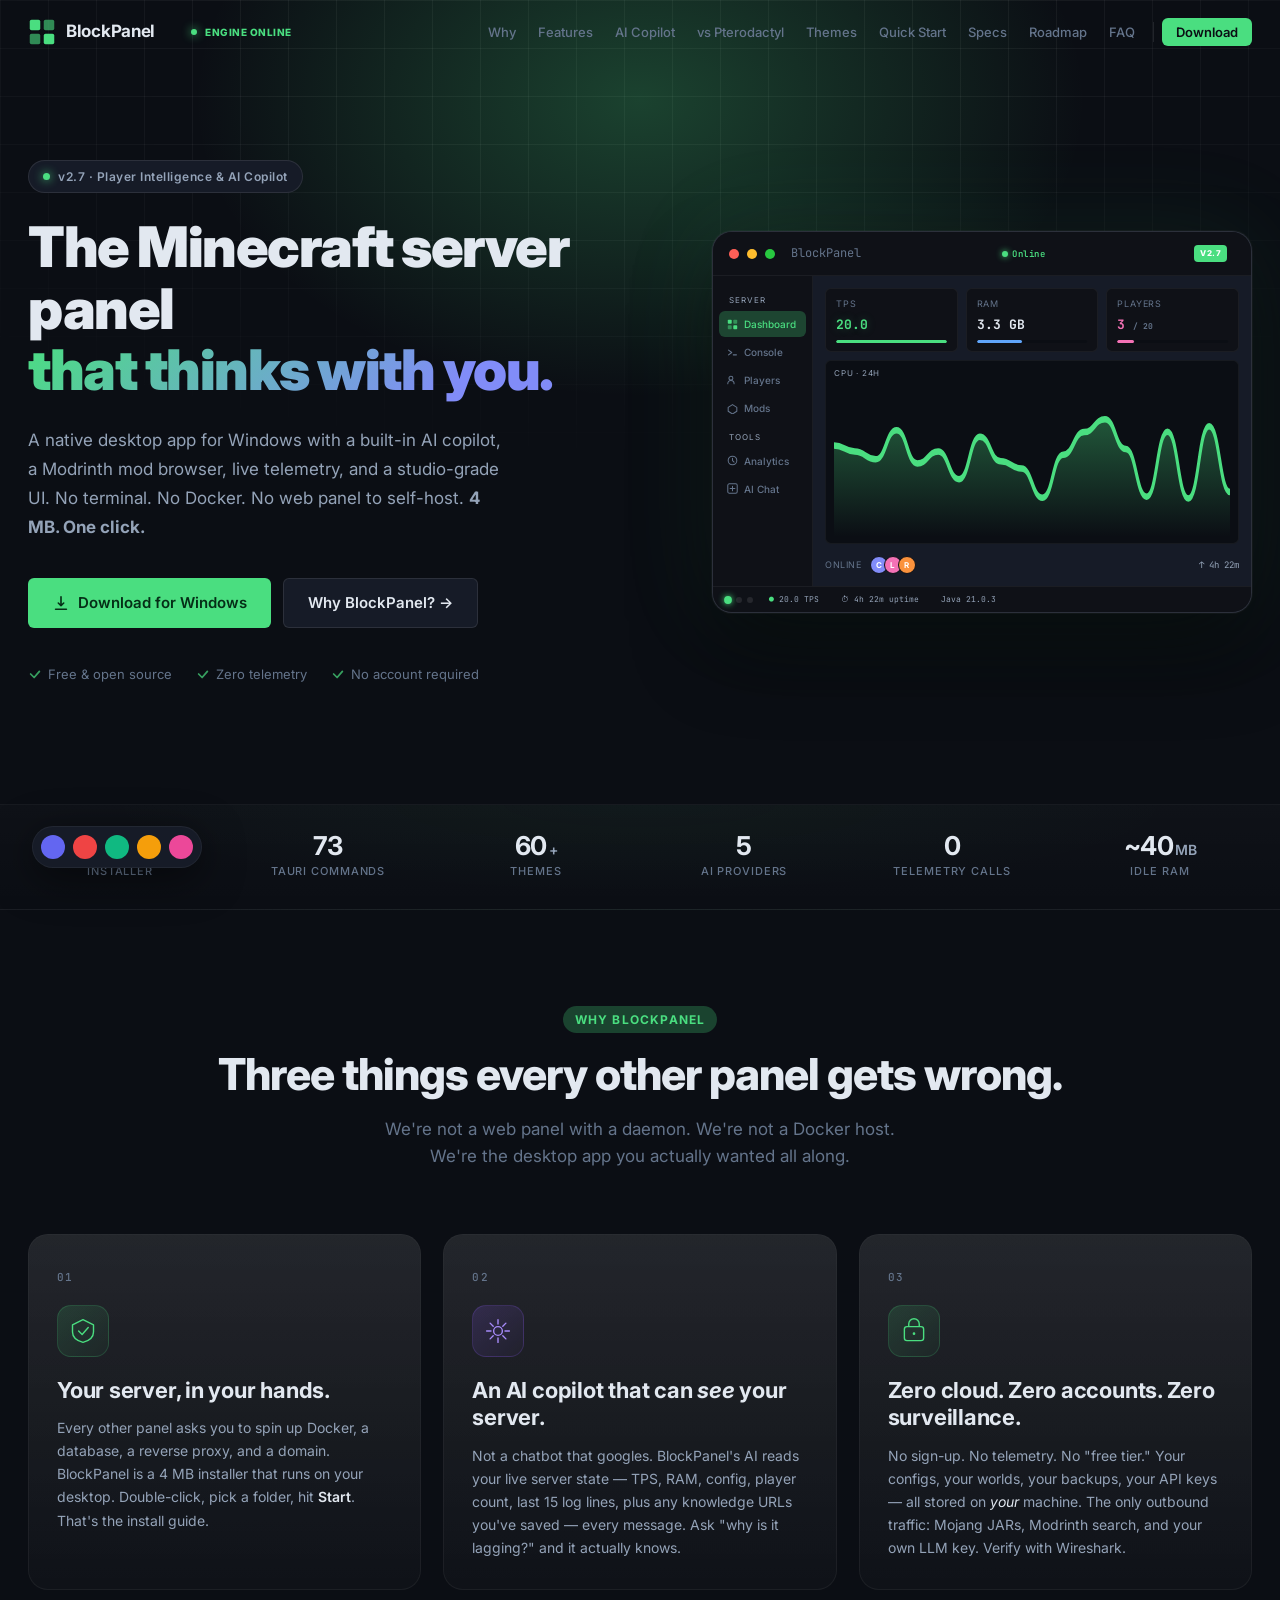
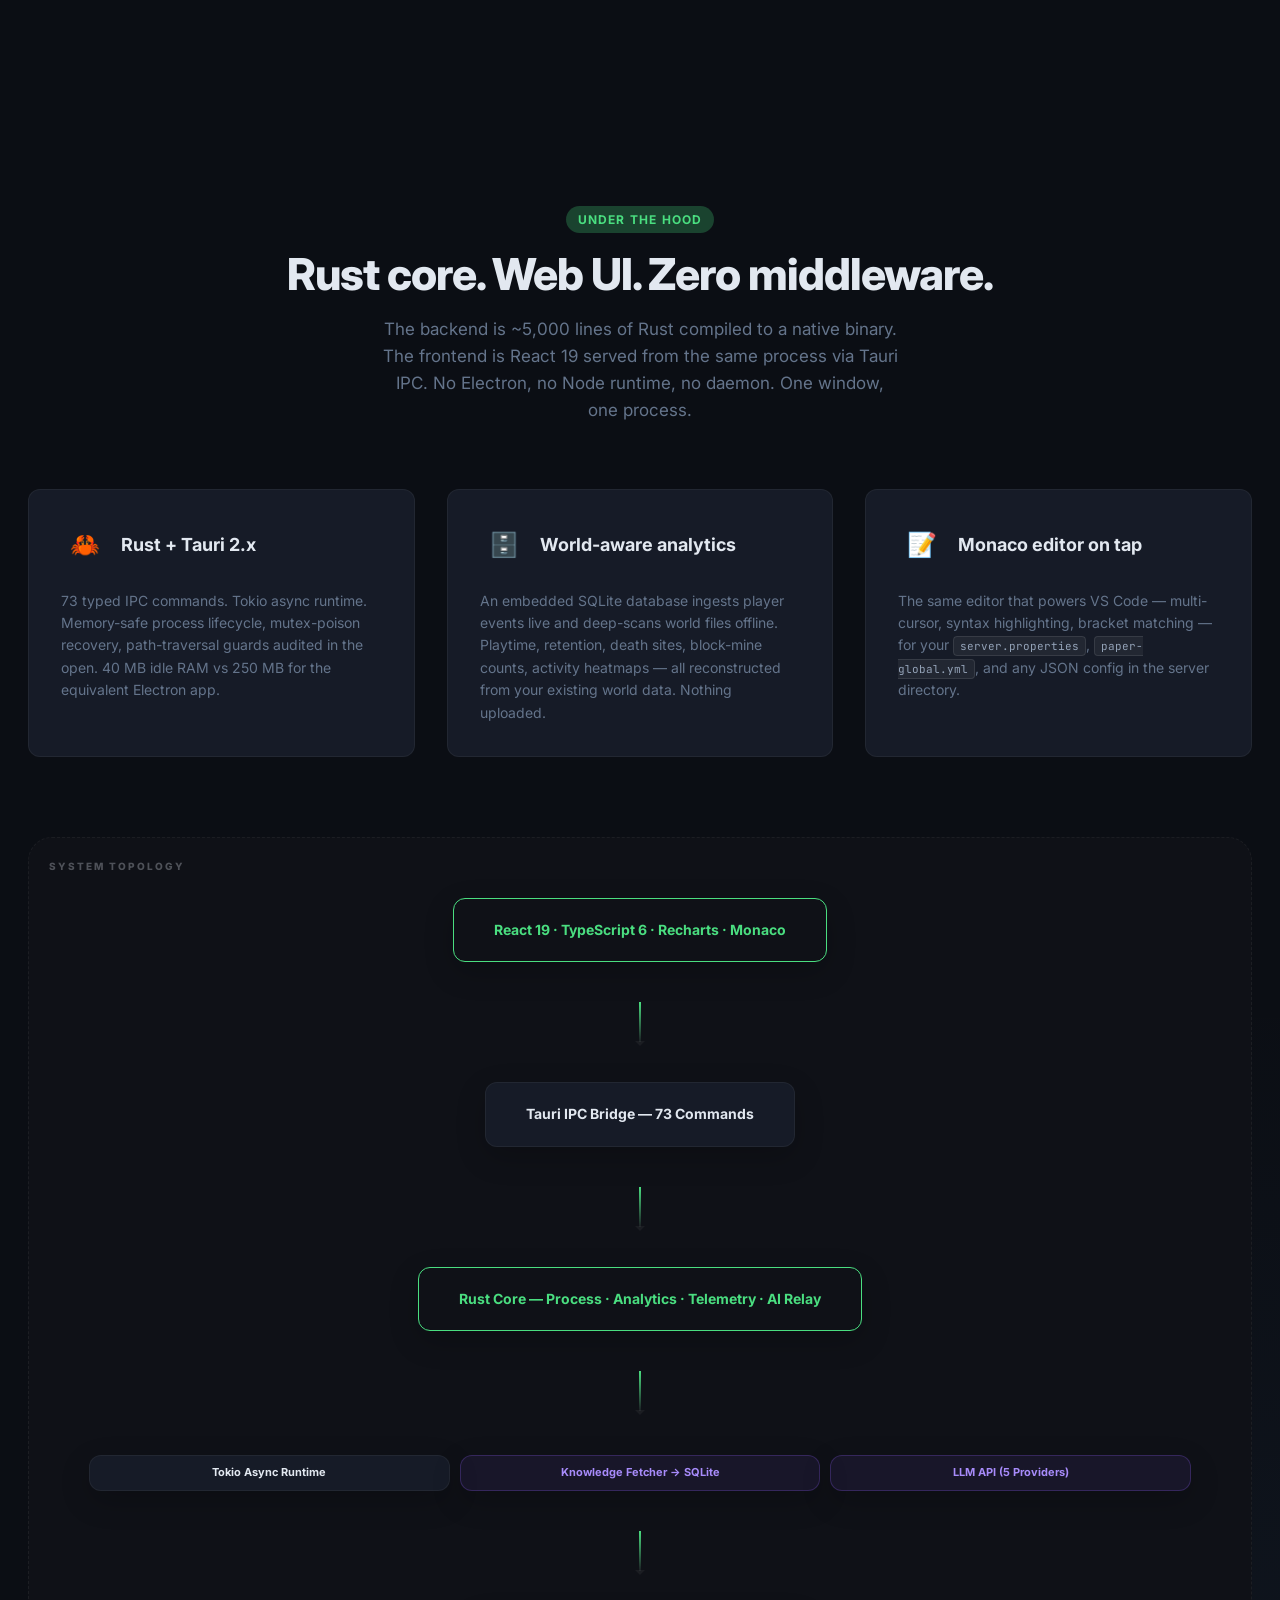
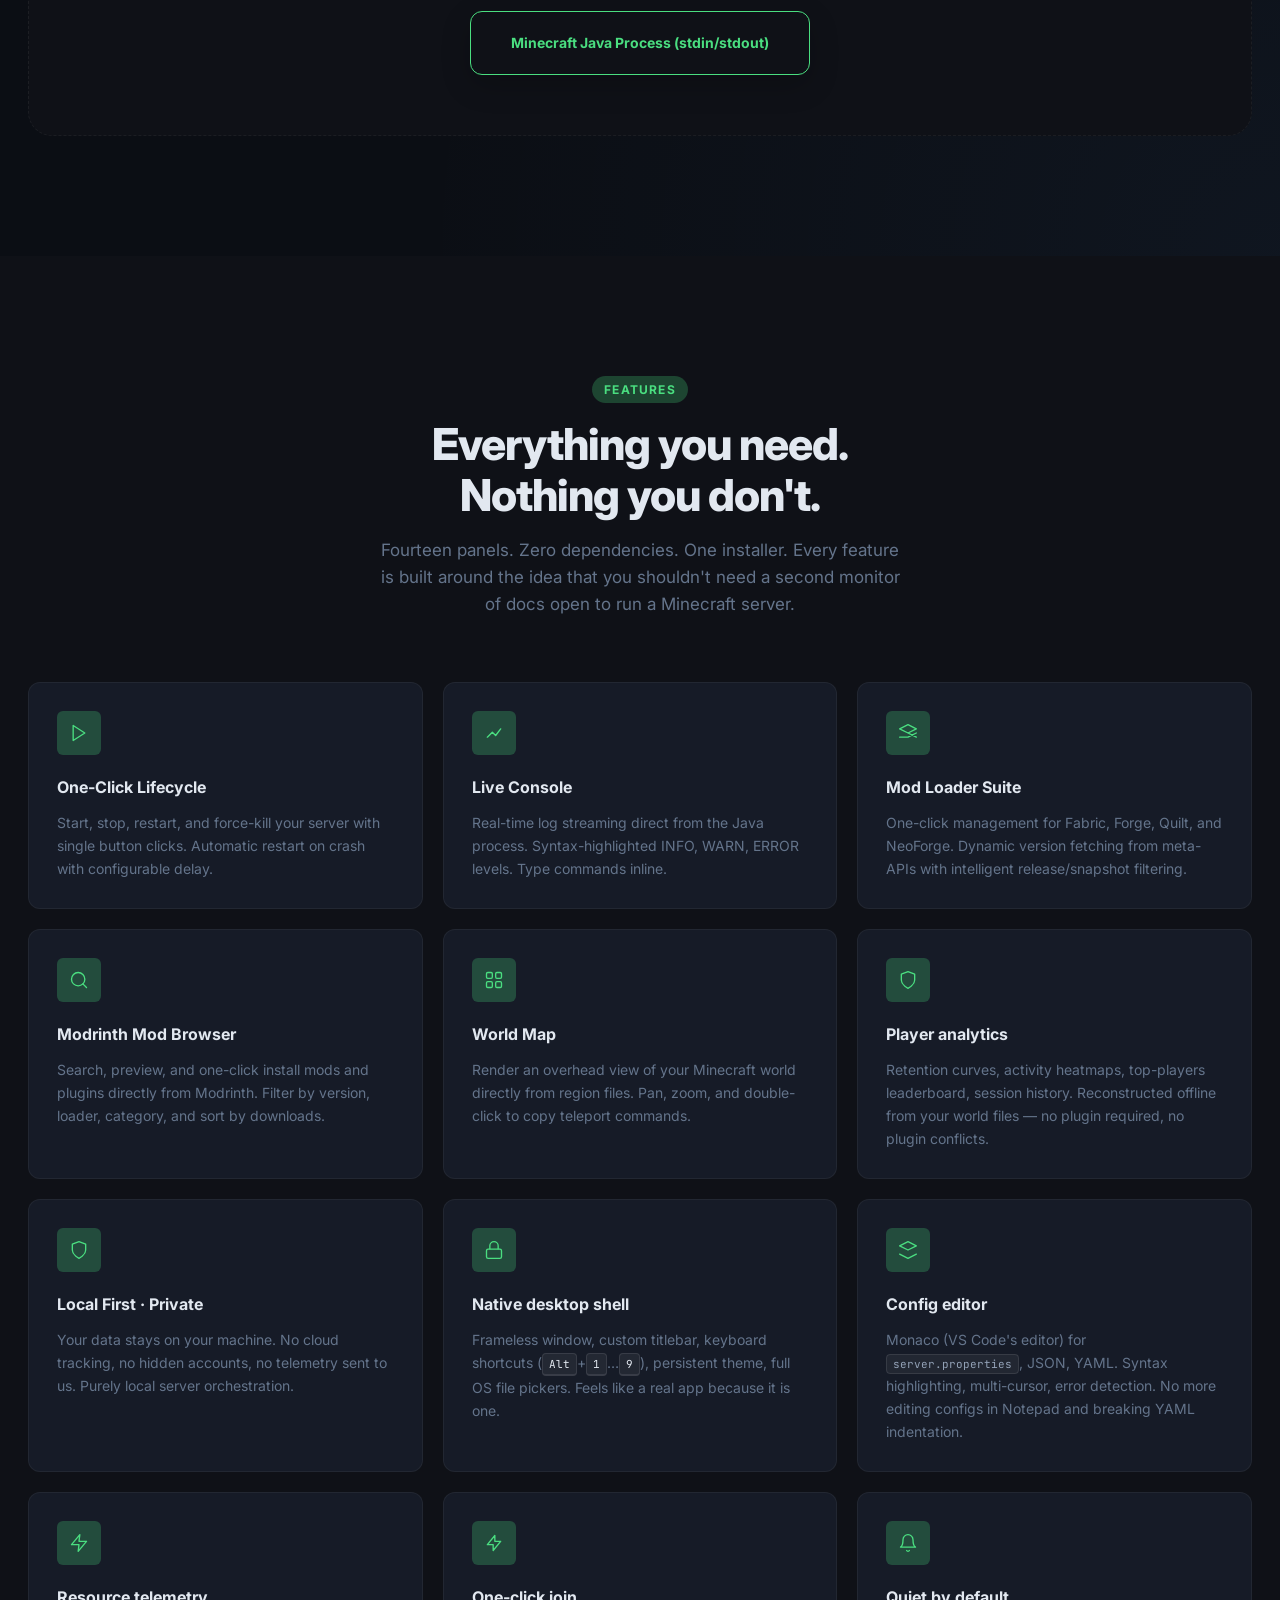
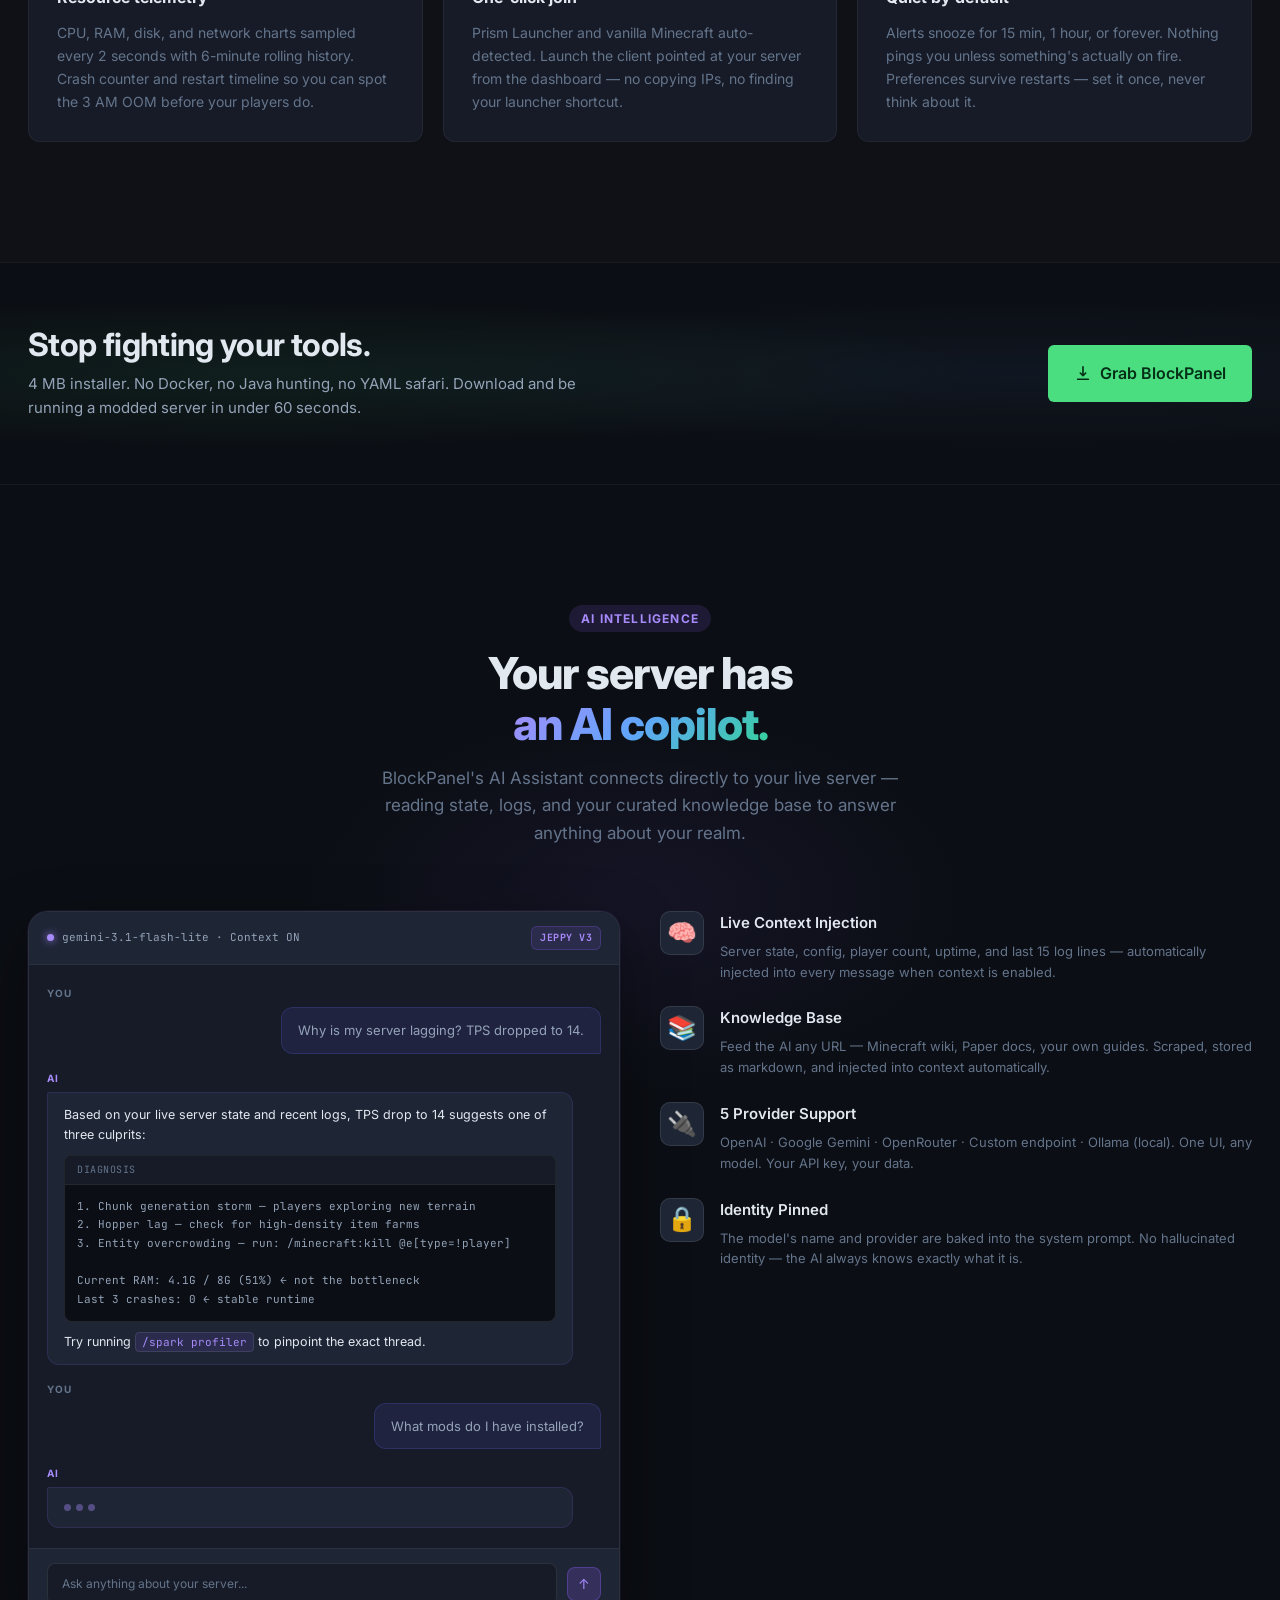
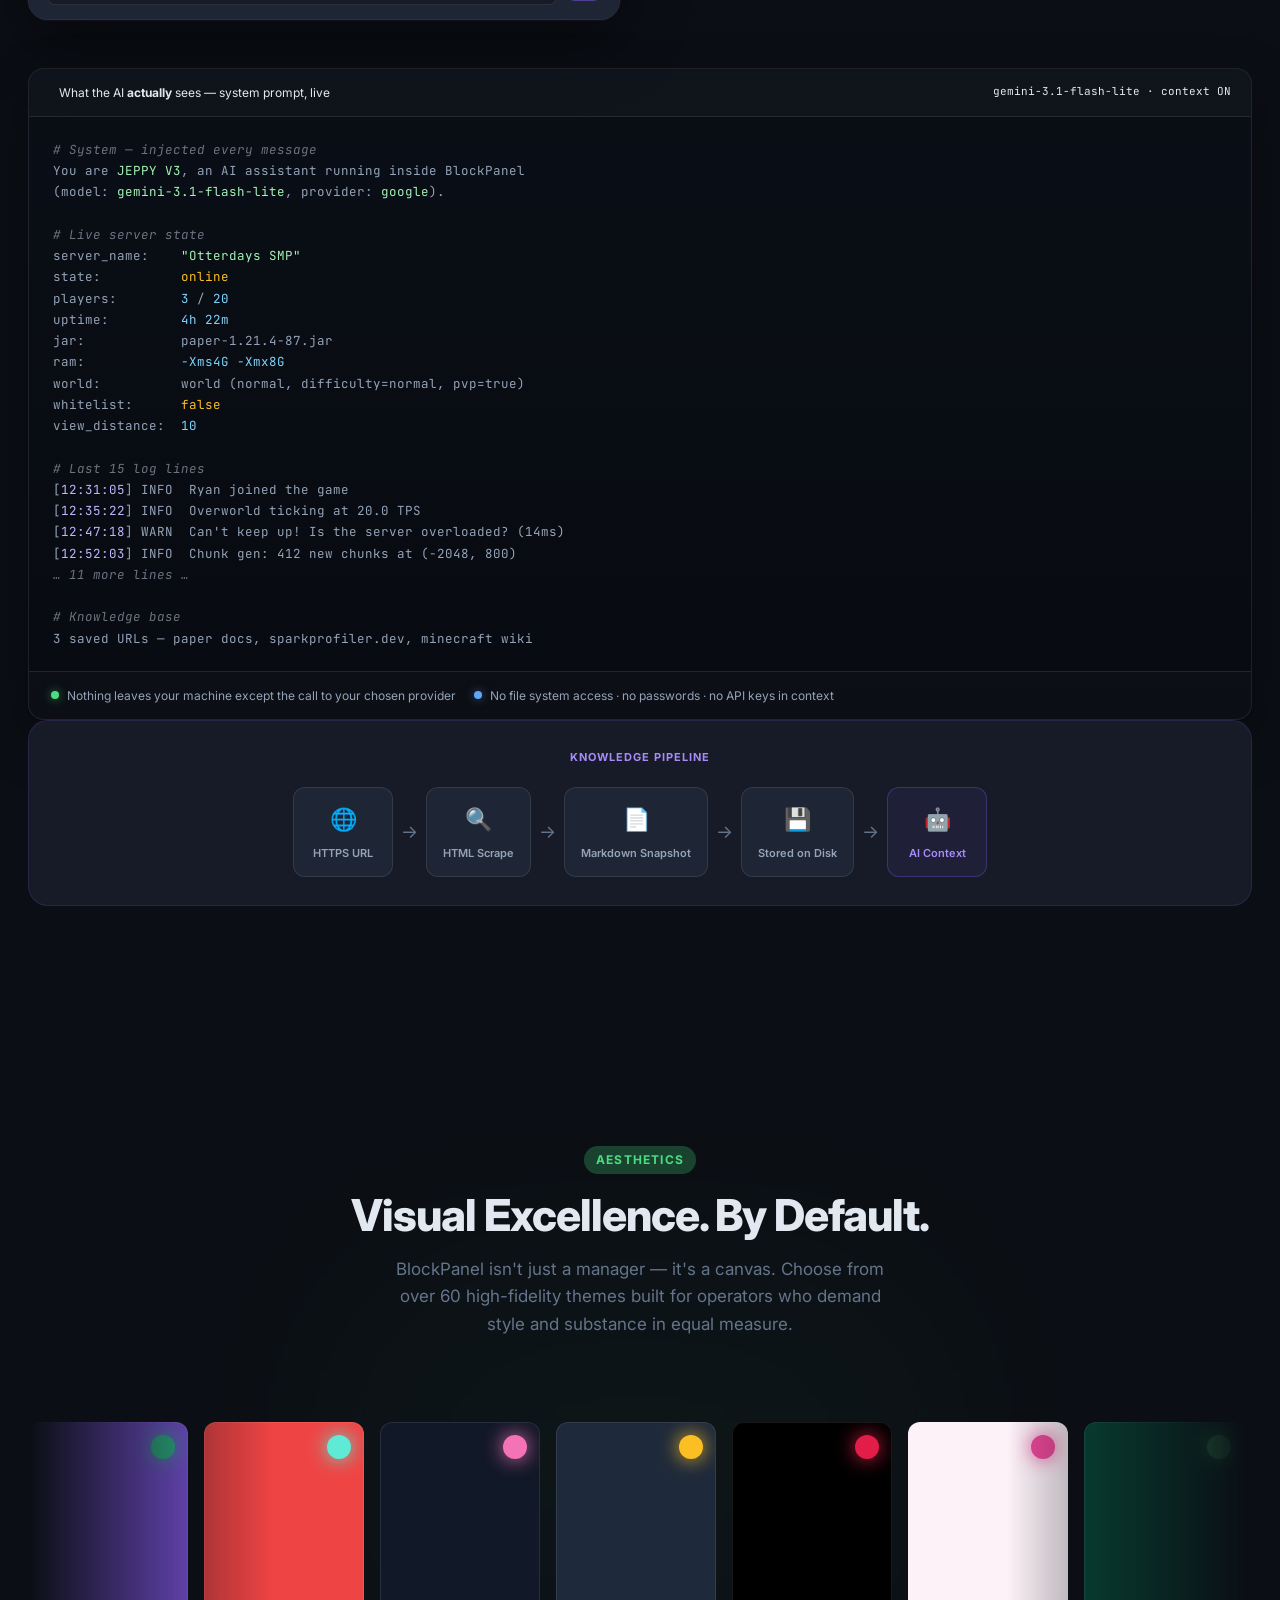
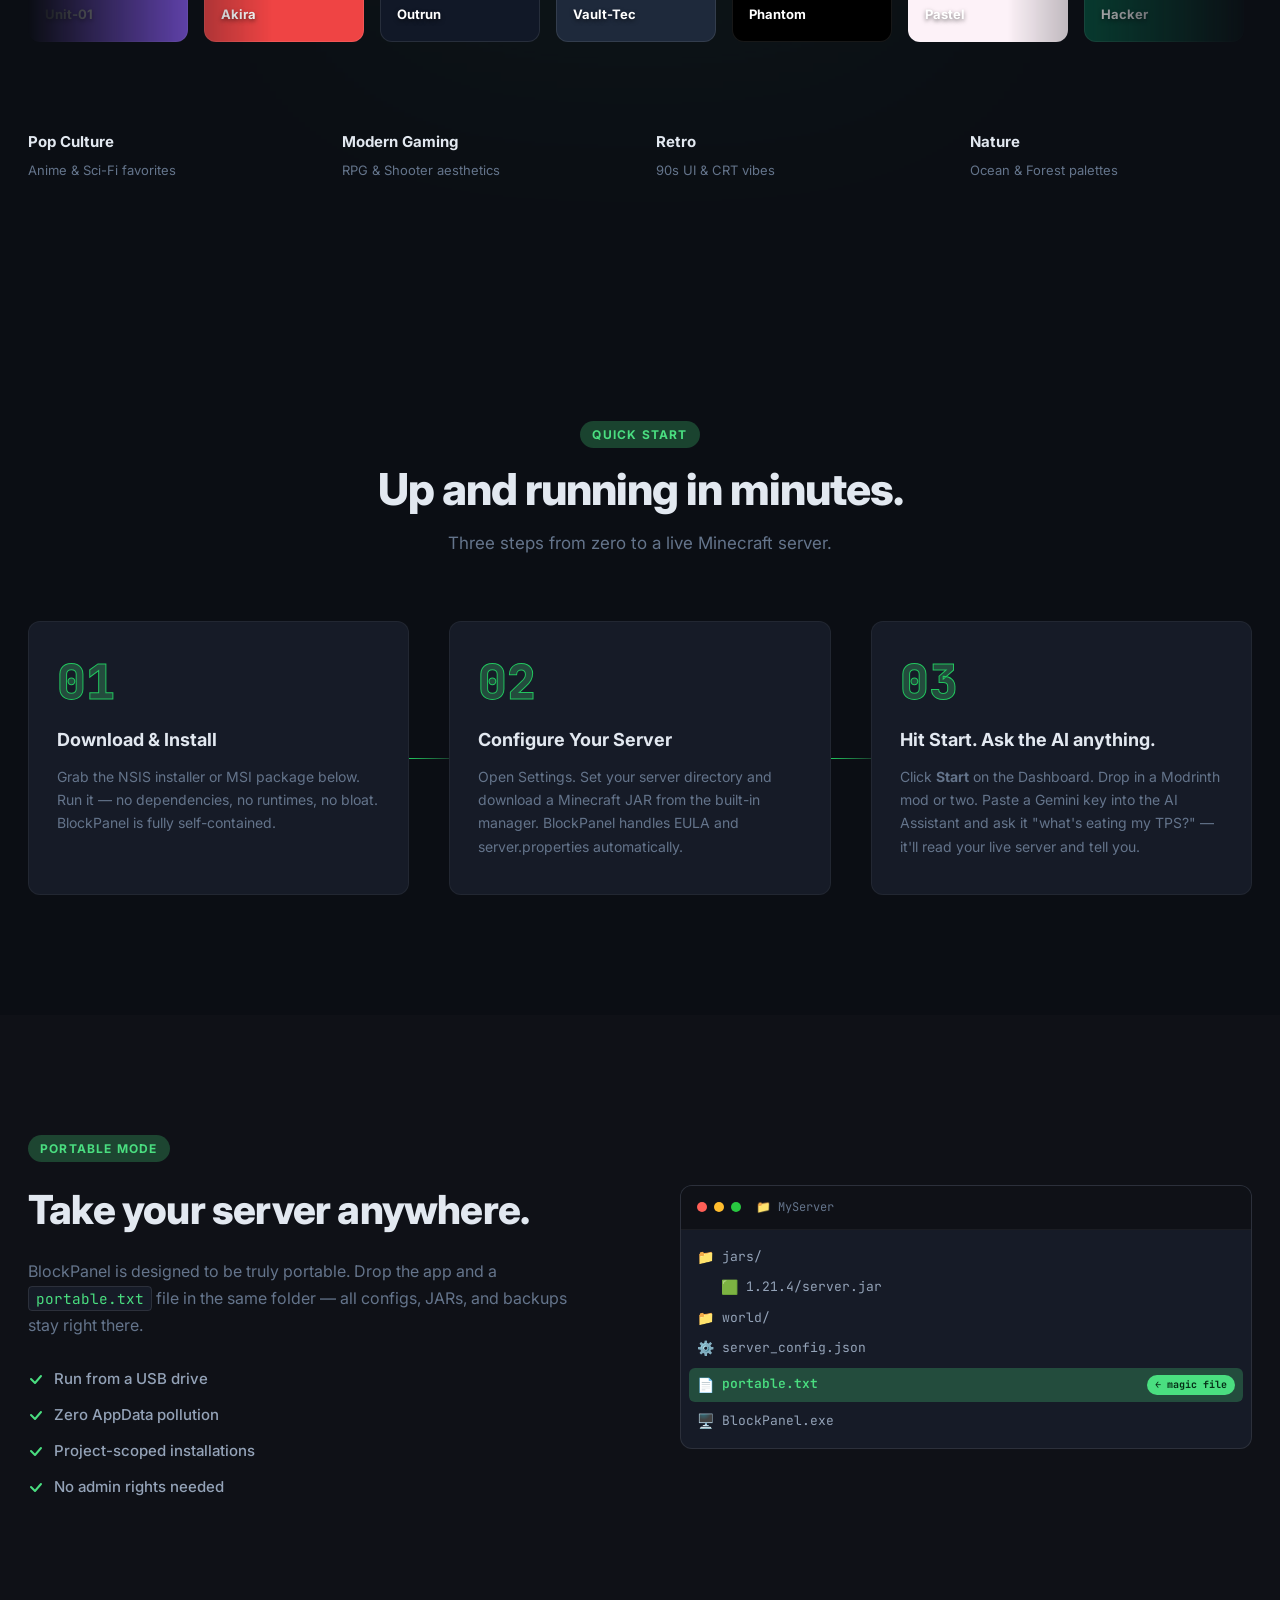
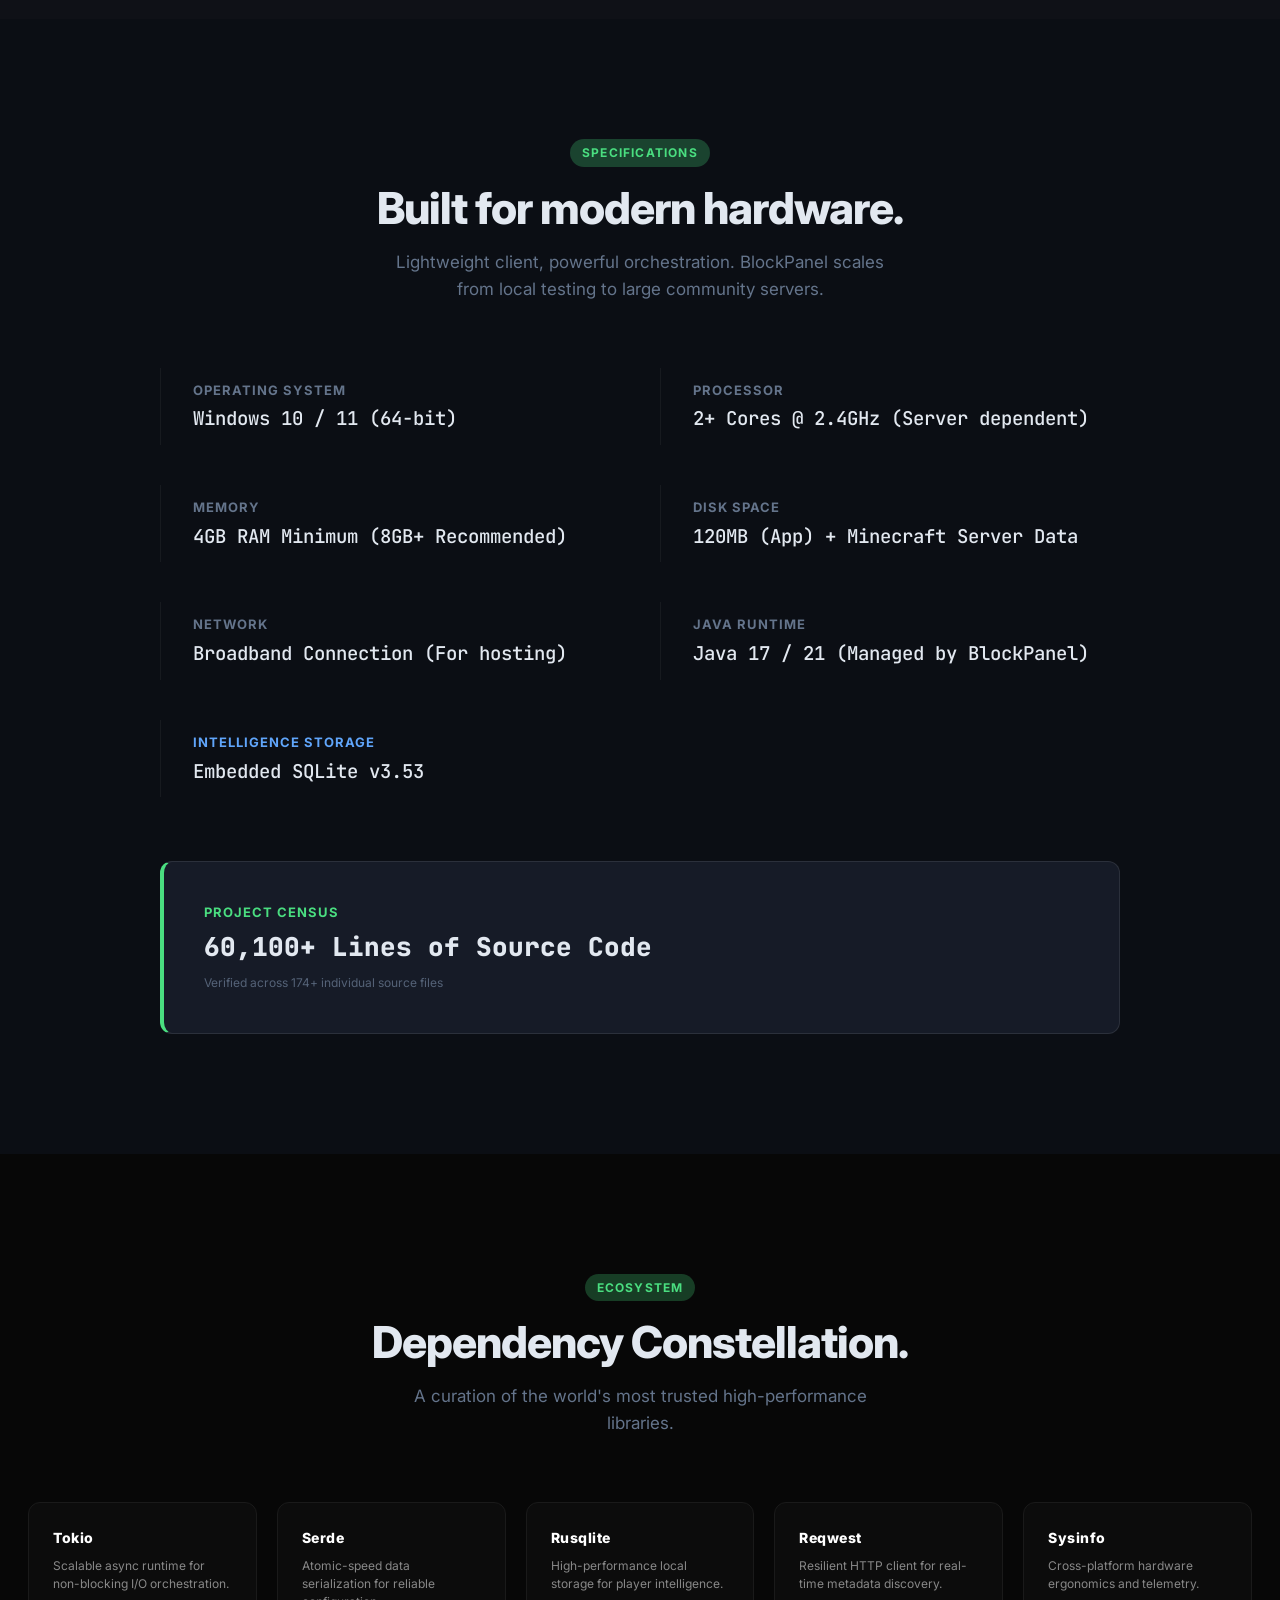
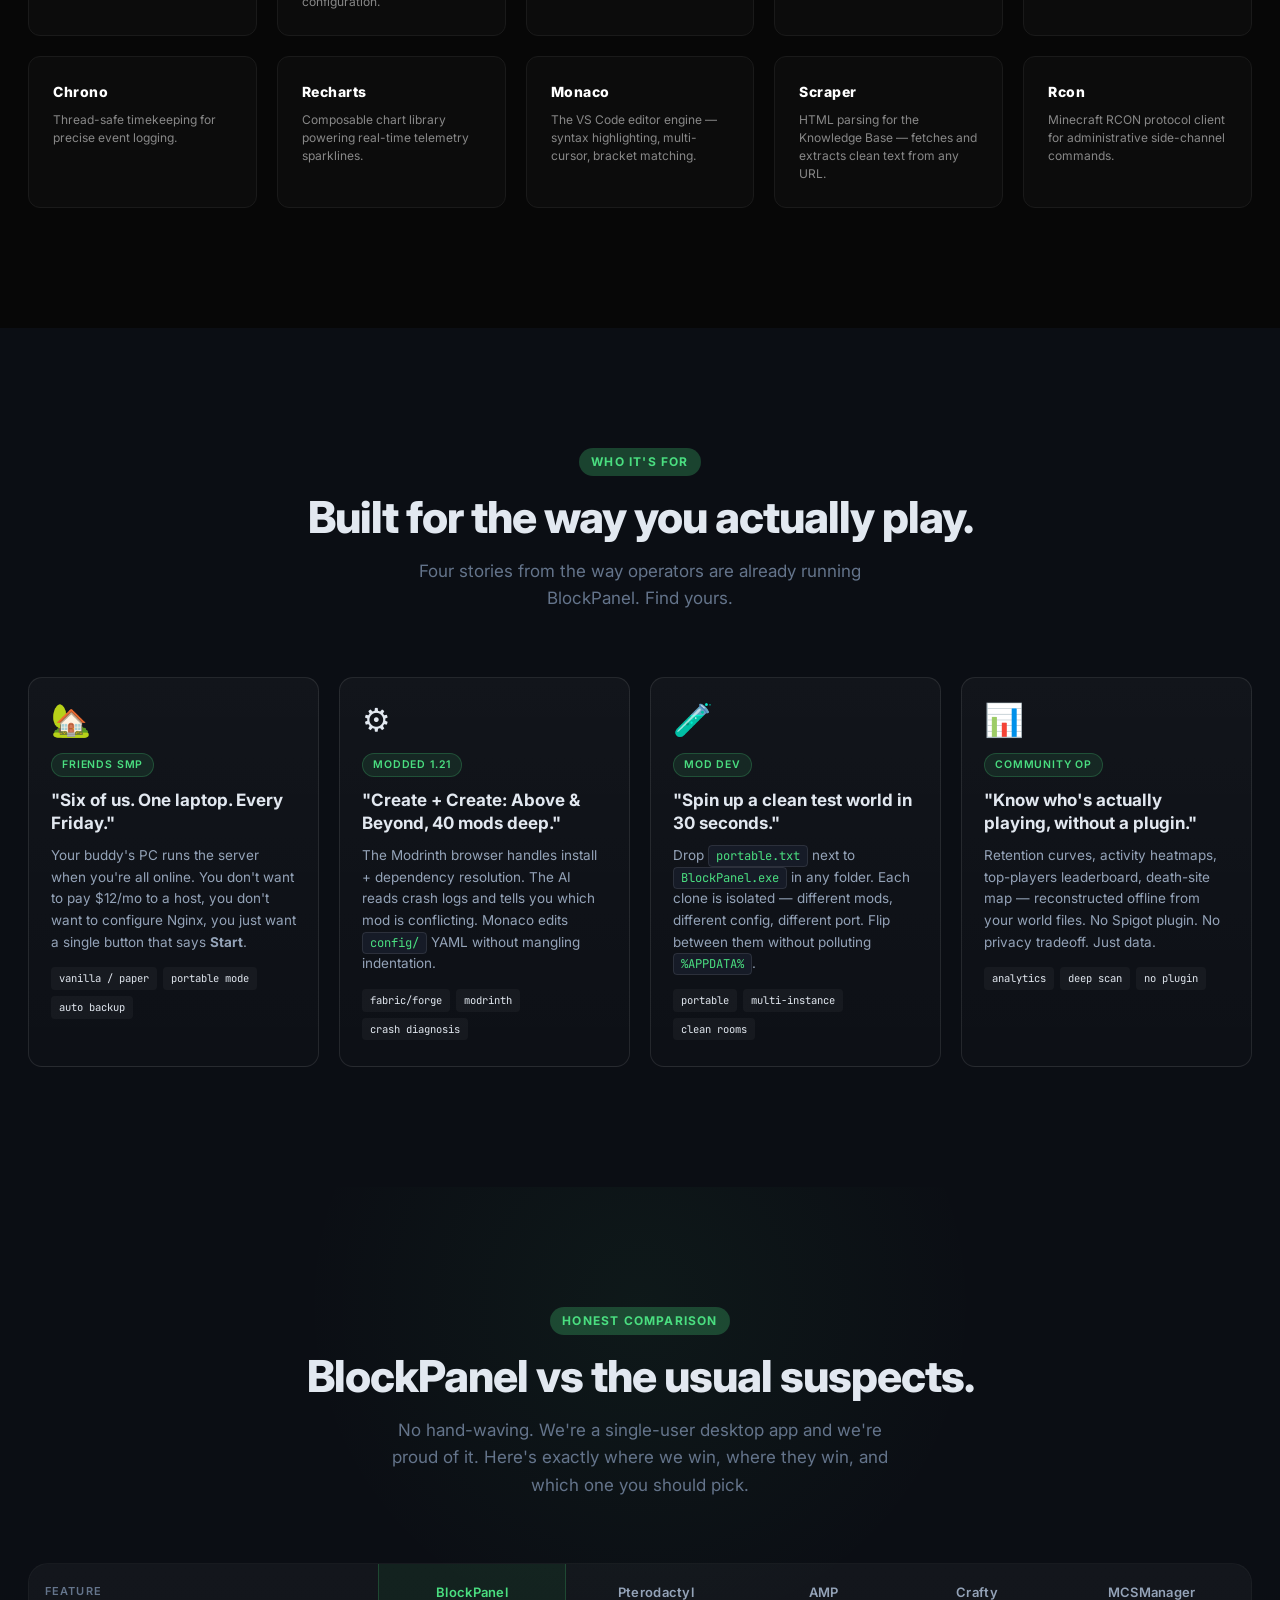
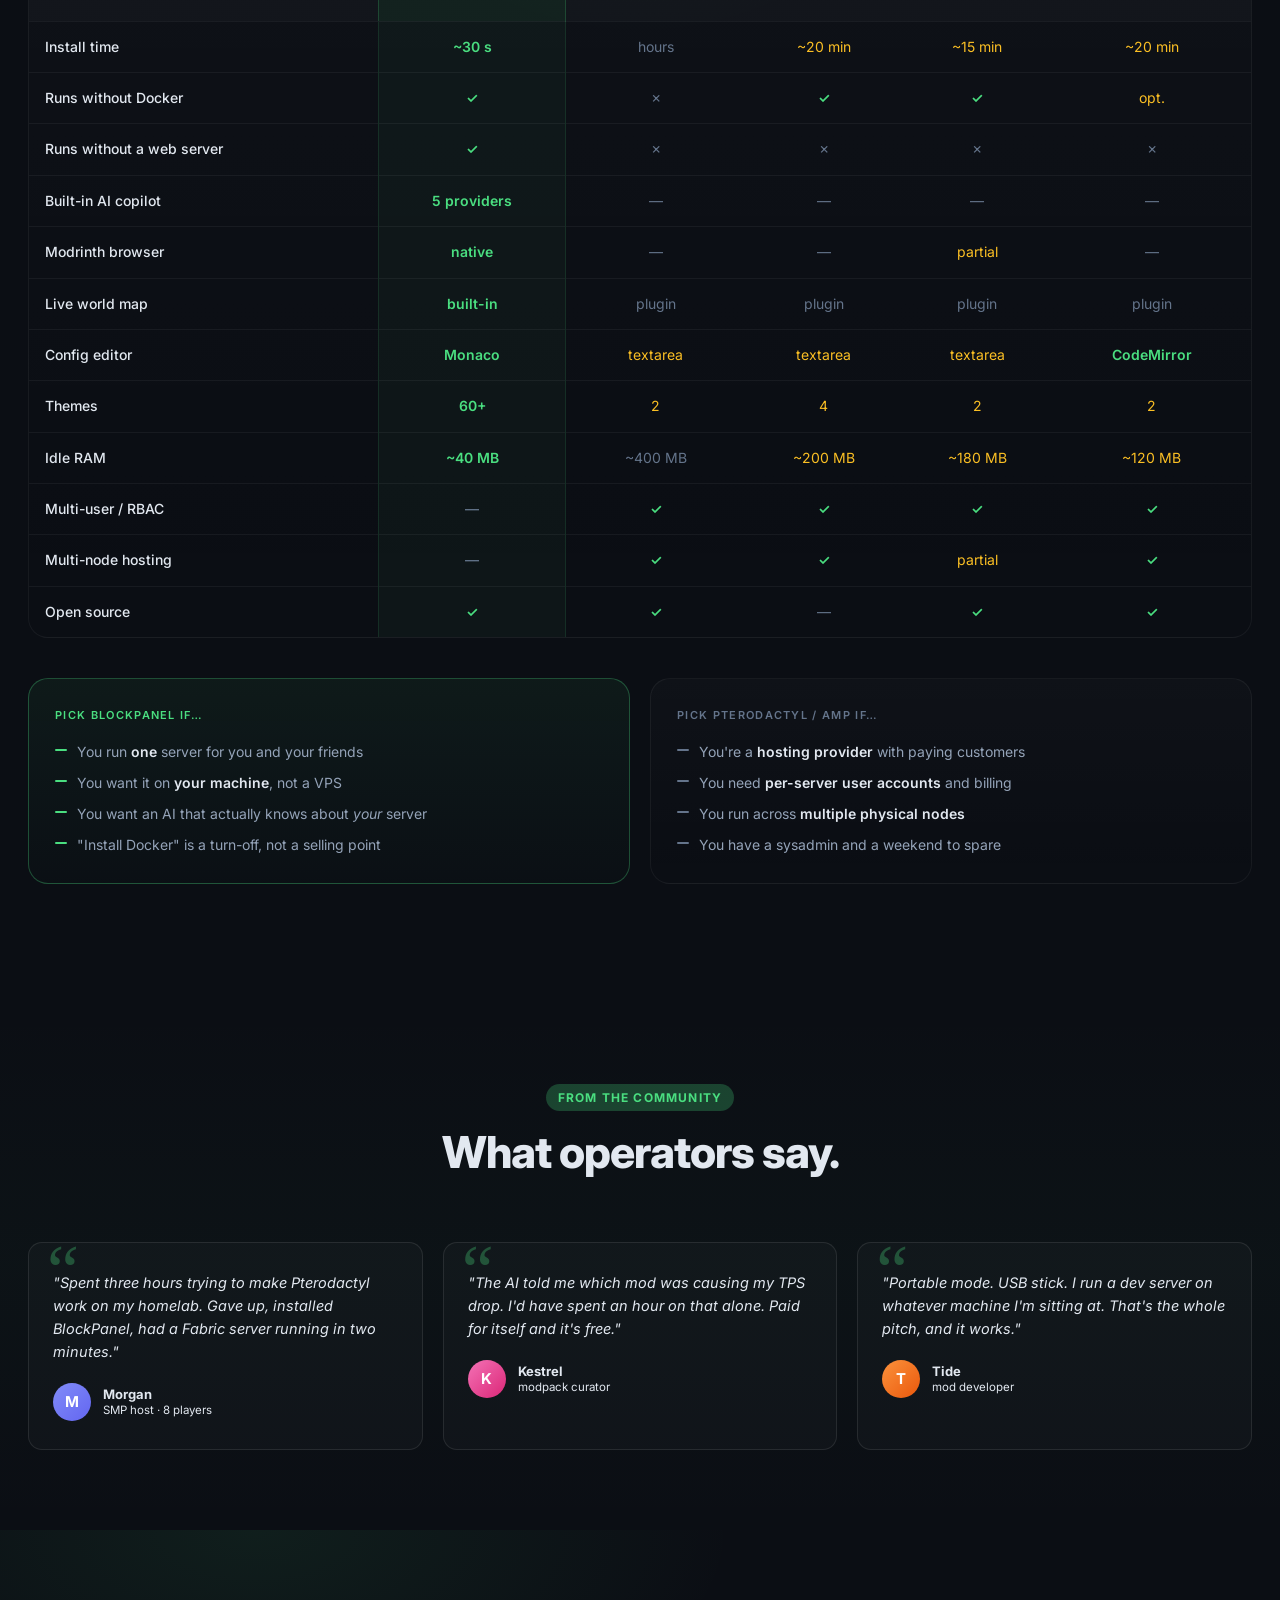
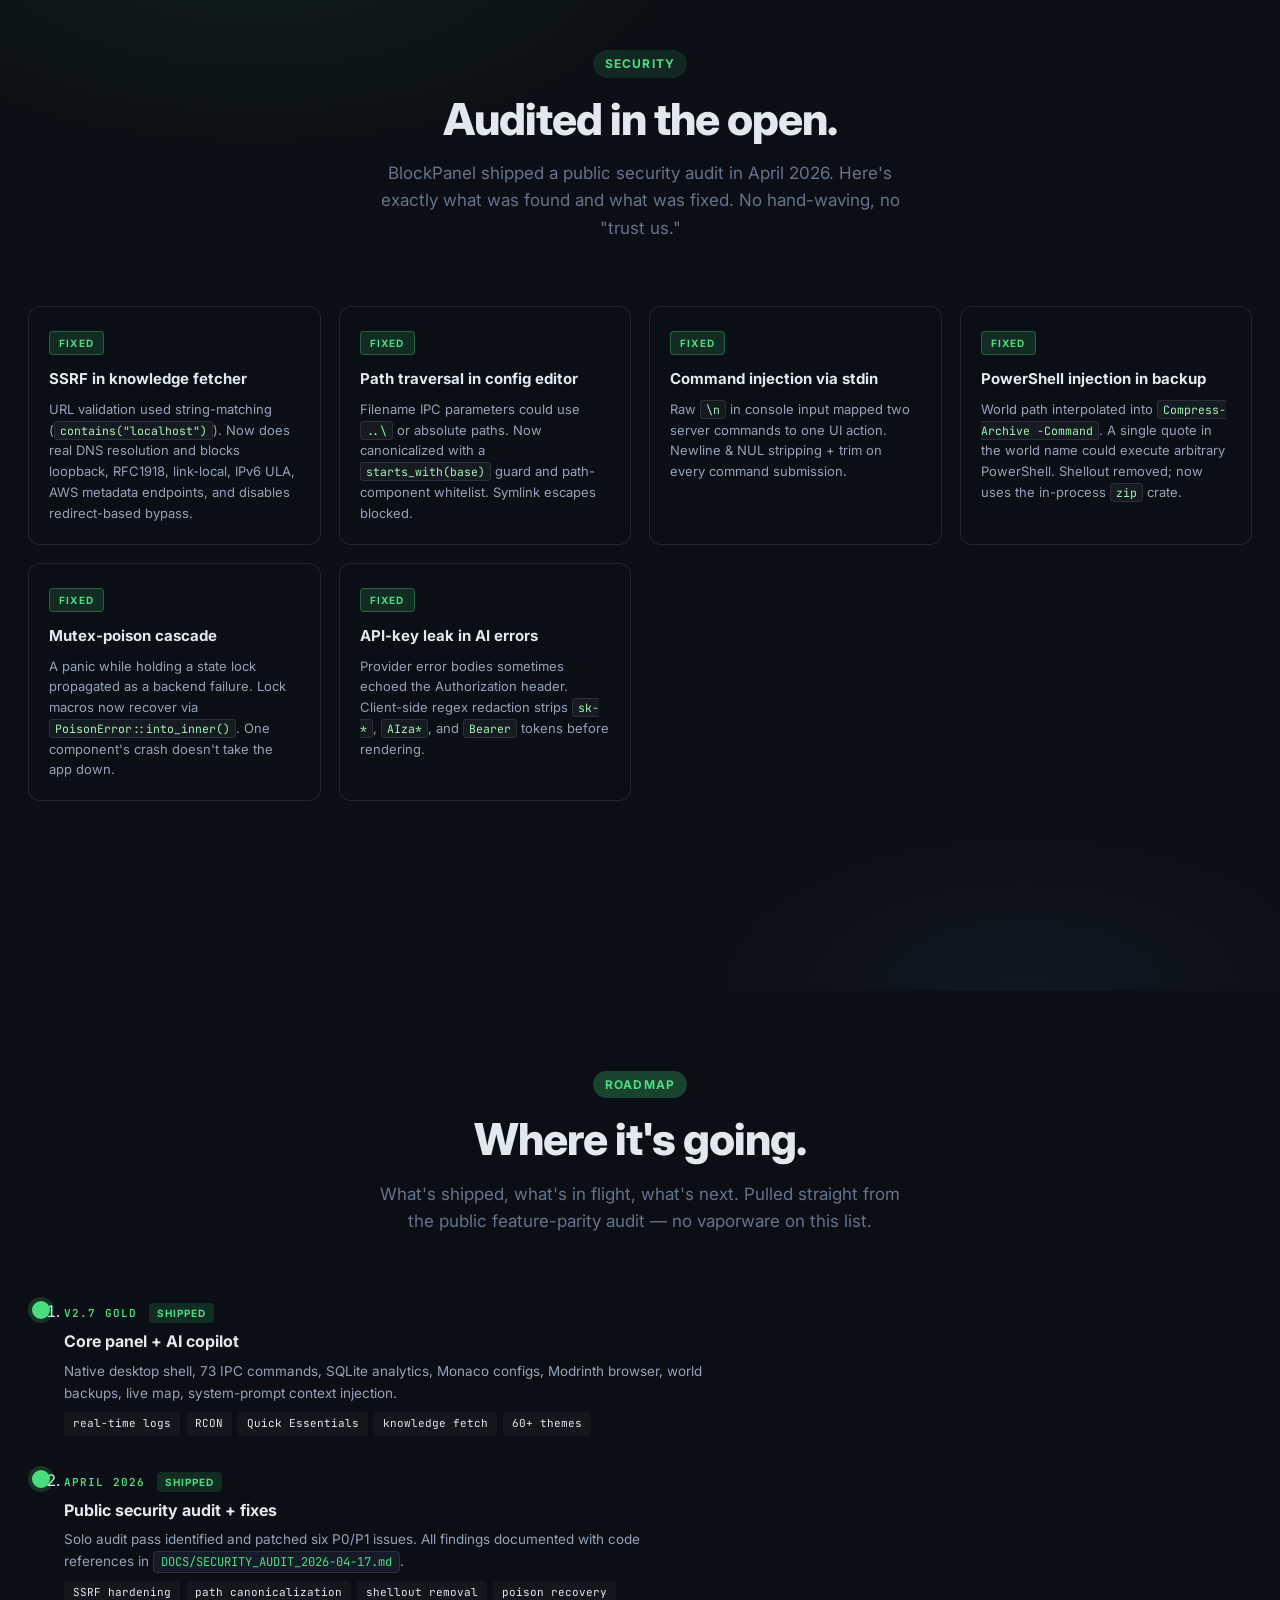
<file: index.html>
<!DOCTYPE html>
<html lang="en">

<head>
  <meta charset="UTF-8" />
  <meta name="viewport" content="width=device-width, initial-scale=1.0" />
  <title>BlockPanel — The Minecraft server panel that thinks with you</title>
  <meta name="description"
    content="Native Windows desktop app for Minecraft servers. Built-in AI copilot, Modrinth mod browser, live telemetry, Monaco config editor. 4 MB installer. No Docker, no web panel, no account." />
  <meta name="keywords" content="minecraft server manager, minecraft panel, pterodactyl alternative, AMP alternative, crafty controller alternative, minecraft AI, modrinth installer, fabric server, paper server, tauri" />
  <meta property="og:title" content="BlockPanel — The Minecraft server panel that thinks with you" />
  <meta property="og:description" content="Native desktop app with a built-in AI copilot that can read your live server. 4 MB. No Docker, no account, no cloud." />
  <meta property="og:type" content="website" />
  <meta name="twitter:card" content="summary_large_image" />
  <meta name="twitter:title" content="BlockPanel — Minecraft server panel with an AI copilot" />
  <meta name="twitter:description" content="Native Windows app. 4 MB. Built-in AI that reads your live server. No Docker, no cloud." />
  <link rel="preconnect" href="https://fonts.googleapis.com" />
  <link rel="preconnect" href="https://fonts.gstatic.com" crossorigin />
  <link
    href="https://fonts.googleapis.com/css2?family=Inter:wght@300;400;500;600;700;800;900&family=JetBrains+Mono:wght@400;500&display=swap"
    rel="stylesheet" />
  <link rel="stylesheet" href="style.css" />
</head>

<body>

  <!-- ── Navigation ── -->
  <nav id="nav" aria-label="Primary navigation">
    <div class="nav-inner">
      <a href="#" class="nav-logo" aria-label="BlockPanel home">
        <div class="logo-icon" aria-hidden="true">
          <svg viewBox="0 0 32 32" fill="none" xmlns="http://www.w3.org/2000/svg">
            <rect x="2" y="2" width="12" height="12" rx="2" fill="currentColor" />
            <rect x="18" y="2" width="12" height="12" rx="2" fill="currentColor" opacity="0.6" />
            <rect x="2" y="18" width="12" height="12" rx="2" fill="currentColor" opacity="0.6" />
            <rect x="18" y="18" width="12" height="12" rx="2" fill="currentColor" />
          </svg>
        </div>
        <span>BlockPanel</span>
        <div class="nav-status-pill">
          <span class="status-dot"></span>
          <span>Engine Online</span>
        </div>
      </a>
      <ul class="nav-links" role="list">
        <li><a href="#why">Why</a></li>
        <li><a href="#features">Features</a></li>
        <li><a href="#ai-intelligence">AI Copilot</a></li>
        <li><a href="#vs">vs Pterodactyl</a></li>
        <li><a href="#themes">Themes</a></li>
        <li><a href="#how-it-works">Quick Start</a></li>
        <li><a href="#specs">Specs</a></li>
        <li><a href="#roadmap">Roadmap</a></li>
        <li><a href="#faq">FAQ</a></li>
        <li class="nav-divider" aria-hidden="true"></li>
        <li><a href="#download" class="nav-cta">Download</a></li>
      </ul>
      <button class="nav-mobile-toggle" aria-label="Toggle menu" aria-expanded="false" id="mobile-toggle">
        <span></span><span></span><span></span>
      </button>
    </div>
    <div class="nav-mobile-menu" id="mobile-menu" aria-hidden="true">
      <a href="#why">Why BlockPanel</a>
      <a href="#features">Features</a>
      <a href="#ai-intelligence">AI Copilot</a>
      <a href="#vs">vs Pterodactyl</a>
      <a href="#themes">Themes</a>
      <a href="#how-it-works">Quick Start</a>
      <a href="#specs">Tech Specs</a>
      <a href="#roadmap">Roadmap</a>
      <a href="#community">Community</a>
      <a href="#faq">FAQ</a>
      <a href="#download" class="mobile-cta">Download</a>
    </div>
  </nav>

  <!-- ── Hero ── -->
  <section id="hero" class="hero">
    <div class="hero-bg-grid" aria-hidden="true"></div>
    <div class="hero-glow" aria-hidden="true"></div>
    <div class="container hero-inner">
      <div class="hero-text reveal">
        <div class="hero-badge">
          <span class="badge-dot" style="background: #4ade80; box-shadow: 0 0 10px #4ade80;"></span>
          <span>v2.7 · Player Intelligence & AI Copilot</span>
        </div>
        <h1>The Minecraft server panel<br /><span class="gradient-text">that thinks with you.</span></h1>
        <p class="hero-subtitle">A native desktop app for Windows with a built-in AI copilot, a Modrinth mod browser, live telemetry, and a studio-grade UI. No terminal. No Docker. No web panel to self-host. <strong>4 MB. One click.</strong></p>
        <div class="hero-actions">
          <a href="https://github.com/Otterdays/Block-Panel-V2-Public/releases" class="btn btn-primary"
            id="hero-download-btn" target="_blank" rel="noopener">
            <svg viewBox="0 0 20 20" fill="none" aria-hidden="true">
              <path d="M10 3v10m0 0l-3-3m3 3l3-3M4 17h12" stroke="currentColor" stroke-width="1.8"
                stroke-linecap="round" stroke-linejoin="round" />
            </svg>
            Download for Windows
          </a>
          <a href="#why" class="btn btn-ghost">Why BlockPanel? →</a>
        </div>
        <div class="hero-meta">
          <span>
            <svg viewBox="0 0 16 16" fill="none" aria-hidden="true" width="14" height="14">
              <path d="M3 8l4 4 6-7" stroke="#4ade80" stroke-width="2" stroke-linecap="round" stroke-linejoin="round" />
            </svg>
            Free &amp; open source
          </span>
          <span>
            <svg viewBox="0 0 16 16" fill="none" aria-hidden="true" width="14" height="14">
              <path d="M3 8l4 4 6-7" stroke="#4ade80" stroke-width="2" stroke-linecap="round" stroke-linejoin="round" />
            </svg>
            Zero telemetry
          </span>
          <span>
            <svg viewBox="0 0 16 16" fill="none" aria-hidden="true" width="14" height="14">
              <path d="M3 8l4 4 6-7" stroke="#4ade80" stroke-width="2" stroke-linecap="round" stroke-linejoin="round" />
            </svg>
            No account required
          </span>
        </div>
      </div>
      <div class="hero-visual reveal reveal-delay-1" aria-hidden="true">
        <div class="app-mockup" id="hero-mockup">
          <div class="mockup-titlebar">
            <span class="titlebar-dot red"></span>
            <span class="titlebar-dot yellow"></span>
            <span class="titlebar-dot green" id="engine-glow"></span>
            <span class="titlebar-name">BlockPanel</span>
            <div class="mockup-server-status"><span class="msv-dot"></span><span class="msv-label">Online</span></div>
            <div class="titlebar-tag">V2.7</div>
          </div>
          <div class="mockup-body">
            <div class="mockup-sidebar">
              <div class="mockup-sidebar-section">Server</div>
              <div class="sidebar-item mk-active" data-panel="dashboard"><svg viewBox="0 0 14 14" fill="none" width="11" height="11"><rect x="1" y="1" width="5" height="5" rx="1" fill="currentColor"/><rect x="8" y="1" width="5" height="5" rx="1" fill="currentColor" opacity=".5"/><rect x="1" y="8" width="5" height="5" rx="1" fill="currentColor" opacity=".5"/><rect x="8" y="8" width="5" height="5" rx="1" fill="currentColor"/></svg> Dashboard</div>
              <div class="sidebar-item" data-panel="console"><svg viewBox="0 0 14 14" fill="none" width="11" height="11"><path d="M2 4l4 3-4 3M8 10h4" stroke="currentColor" stroke-width="1.4" stroke-linecap="round" stroke-linejoin="round"/></svg> Console</div>
              <div class="sidebar-item" data-panel="players"><svg viewBox="0 0 14 14" fill="none" width="11" height="11"><circle cx="5" cy="4" r="2.5" stroke="currentColor" stroke-width="1.3"/><path d="M1 11c0-2.2 1.8-4 4-4s4 1.8 4 4" stroke="currentColor" stroke-width="1.3" stroke-linecap="round"/></svg> Players</div>
              <div class="sidebar-item"><svg viewBox="0 0 14 14" fill="none" width="11" height="11"><path d="M7 2L1.5 5.5v5L7 14l5.5-3.5v-5L7 2z" stroke="currentColor" stroke-width="1.3" stroke-linejoin="round"/></svg> Mods</div>
              <div class="mockup-sidebar-section">Tools</div>
              <div class="sidebar-item"><svg viewBox="0 0 14 14" fill="none" width="11" height="11"><circle cx="7" cy="7" r="5.5" stroke="currentColor" stroke-width="1.3"/><path d="M7 4v3l2 2" stroke="currentColor" stroke-width="1.3" stroke-linecap="round"/></svg> Analytics</div>
              <div class="sidebar-item"><svg viewBox="0 0 14 14" fill="none" width="11" height="11"><rect x="1" y="1" width="12" height="12" rx="2" stroke="currentColor" stroke-width="1.3"/><path d="M4 7h6M7 4v6" stroke="currentColor" stroke-width="1.3" stroke-linecap="round"/></svg> AI Chat</div>
            </div>
            <div class="mockup-main">
              <!-- Dashboard -->
              <div class="mockup-panel" id="panel-dashboard">
                <div class="mockup-stat-row">
                  <div class="mockup-card"><div class="stat-label">TPS</div><div class="stat-value green">20.0</div><div class="stat-bar"><div class="stat-bar-fill" style="width:100%;background:var(--accent);"></div></div></div>
                  <div class="mockup-card"><div class="stat-label">RAM</div><div class="stat-value">4.2 <span style="font-size:8px;color:var(--text-muted);">/ 16 GB</span></div><div class="stat-bar"><div class="stat-bar-fill" style="width:26%;background:var(--blue);"></div></div></div>
                  <div class="mockup-card"><div class="stat-label">Players</div><div class="stat-value" style="color:#f472b6;">3 <span style="font-size:8px;color:var(--text-muted);">/ 20</span></div><div class="stat-bar"><div class="stat-bar-fill" style="width:15%;background:#f472b6;"></div></div></div>
                </div>
                <div class="mockup-chart-area">
                  <div class="chart-label">CPU · 24h</div>
                  <svg class="sparkline" viewBox="0 0 200 36" preserveAspectRatio="none"><defs><linearGradient id="sg" x1="0" y1="0" x2="0" y2="1"><stop offset="0%" stop-color="#4ade80" stop-opacity="0.35"/><stop offset="100%" stop-color="#4ade80" stop-opacity="0"/></linearGradient></defs><path d="M0,28 C10,26 18,22 28,20 C38,18 46,24 56,20 C66,16 75,10 86,12 C97,14 106,22 116,18 C126,14 136,8 146,10 C156,12 165,20 176,16 C186,12 196,10 200,8" stroke="#4ade80" stroke-width="1.5" fill="none"/><path d="M0,28 C10,26 18,22 28,20 C38,18 46,24 56,20 C66,16 75,10 86,12 C97,14 106,22 116,18 C126,14 136,8 146,10 C156,12 165,20 176,16 C186,12 196,10 200,8 L200,36 L0,36 Z" fill="url(#sg)"/></svg>
                </div>
                <div class="mockup-player-row"><span class="mpr-label">Online</span><div class="mpr-avatars"><div class="mpr-avatar" style="background:#818cf8;">C</div><div class="mpr-avatar" style="background:#f472b6;">L</div><div class="mpr-avatar" style="background:#fb923c;">R</div></div><span class="mpr-uptime" id="mk-uptime-1">↑ 4h 22m</span></div>
              </div>
              <!-- Console -->
              <div class="mockup-panel" id="panel-console" style="display:none;">
                <div class="mockup-console-full">
                  <div class="console-line"><span class="cl-time">12:01:32</span> <span class="cl-info">INFO</span> Done (4.512s)! For help, type "help"</div>
                  <div class="console-line"><span class="cl-time">12:03:14</span> <span class="cl-info">INFO</span> Composer joined the game</div>
                  <div class="console-line"><span class="cl-time">12:08:47</span> <span class="cl-warn">WARN</span> Saving chunks… (14ms)</div>
                  <div class="console-line"><span class="cl-time">12:22:09</span> <span class="cl-info">INFO</span> Entities: 204 — Chunks: 289</div>
                  <div class="console-line"><span class="cl-time">12:31:05</span> <span class="cl-info">INFO</span> Ryan joined the game</div>
                  <div class="console-line"><span class="cl-time">12:35:22</span> <span class="cl-info">INFO</span> Overworld ticking at 20.0 TPS</div>
                  <div class="console-line typing"><span class="cl-time">12:55:00</span> <span class="cl-info">INFO</span> Auto-backup completed ✓<span class="cursor-blink">▋</span></div>
                </div>
                <div class="console-input-row"><span class="console-prompt">$</span><span class="console-input-mock">say Restarting in 5 min...<span class="cursor-blink">▋</span></span></div>
              </div>
              <!-- Players -->
              <div class="mockup-panel" id="panel-players" style="display:none;">
                <div class="players-panel-header"><span class="pp-title">3 / 20 online</span><div class="pp-badge">● Live</div></div>
                <div class="player-list">
                  <div class="player-row"><div class="pl-avatar" style="background:linear-gradient(135deg,#818cf8,#6366f1);">C</div><div class="pl-info"><div class="pl-name">Composer</div><div class="pl-meta">Op · 4h 22m · Overworld</div></div><div class="pl-act-btn">Kick</div></div>
                  <div class="player-row"><div class="pl-avatar" style="background:linear-gradient(135deg,#f472b6,#db2777);">L</div><div class="pl-info"><div class="pl-name">Lily</div><div class="pl-meta">Member · 1h 05m · Nether</div></div><div class="pl-act-btn">Kick</div></div>
                  <div class="player-row"><div class="pl-avatar" style="background:linear-gradient(135deg,#fb923c,#ea580c);">R</div><div class="pl-info"><div class="pl-name">Ryan</div><div class="pl-meta">Member · 22m · Overworld</div></div><div class="pl-act-btn">Kick</div></div>
                </div>
              </div>
            </div>
          </div>
          <!-- Status bar -->
          <div class="mockup-statusbar">
            <div class="msb-indicators" id="msb-indicators">
              <span class="msb-dot msb-active" data-panel-idx="0"></span>
              <span class="msb-dot" data-panel-idx="1"></span>
              <span class="msb-dot" data-panel-idx="2"></span>
            </div>
            <span class="msb-stat"><span class="msb-stat-green">●</span> 20.0 TPS</span>
            <span class="msb-stat">⏱ <span id="mk-uptime-2">4h 22m</span> uptime</span>
            <span class="msb-stat">Java 21.0.3</span>
          </div>
        </div>
      </div>
    </div>
  </section>

  <!-- ── Sticky floating download pill ── -->
  <a href="#download" class="sticky-dl" id="sticky-dl" aria-label="Jump to download">
    <span class="sticky-dl-pulse"></span>
    <svg viewBox="0 0 20 20" fill="none" aria-hidden="true" width="16" height="16">
      <path d="M10 3v10m0 0l-3-3m3 3l3-3M4 17h12" stroke="currentColor" stroke-width="1.8" stroke-linecap="round" stroke-linejoin="round"/>
    </svg>
    <span>Download · 4&nbsp;MB</span>
  </a>

  <!-- ── Proof Bar ── -->
  <section class="proof-bar" aria-label="At a glance">
    <div class="container proof-inner">
      <div class="proof-stat"><span class="proof-num"><span data-count="4" data-suffix="">4</span><span class="proof-unit">MB</span></span><span class="proof-lbl">Installer</span></div>
      <div class="proof-stat"><span class="proof-num" data-count="73">73</span><span class="proof-lbl">Tauri commands</span></div>
      <div class="proof-stat"><span class="proof-num"><span data-count="60">60</span><span class="proof-unit">+</span></span><span class="proof-lbl">Themes</span></div>
      <div class="proof-stat"><span class="proof-num" data-count="5">5</span><span class="proof-lbl">AI providers</span></div>
      <div class="proof-stat"><span class="proof-num" data-count="0">0</span><span class="proof-lbl">Telemetry calls</span></div>
      <div class="proof-stat"><span class="proof-num"><span data-prefix="~" data-count="40">~40</span><span class="proof-unit">MB</span></span><span class="proof-lbl">Idle RAM</span></div>
    </div>
  </section>

  <!-- ── Why BlockPanel (Value Props) ── -->
  <section id="why" class="section why-section">
    <div class="container">
      <div class="section-header reveal">
        <div class="section-tag">Why BlockPanel</div>
        <h2>Three things every other panel gets wrong.</h2>
        <p>We're not a web panel with a daemon. We're not a Docker host. We're the desktop app you actually wanted all along.</p>
      </div>
      <div class="value-grid">
        <div class="value-card reveal">
          <div class="value-num">01</div>
          <div class="value-icon">
            <svg viewBox="0 0 32 32" fill="none" aria-hidden="true">
              <path d="M16 3l12 6v8c0 6-5 10-12 12C9 27 4 23 4 17V9l12-6z" stroke="currentColor" stroke-width="1.6" stroke-linejoin="round"/>
              <path d="M11 16l4 4 7-8" stroke="currentColor" stroke-width="1.6" stroke-linecap="round" stroke-linejoin="round"/>
            </svg>
          </div>
          <h3>Your server, in your hands.</h3>
          <p>Every other panel asks you to spin up Docker, a database, a reverse proxy, and a domain. BlockPanel is a 4&nbsp;MB installer that runs on your desktop. Double-click, pick a folder, hit <strong>Start</strong>. That's the install guide.</p>
        </div>
        <div class="value-card reveal reveal-delay-1">
          <div class="value-num">02</div>
          <div class="value-icon value-icon-ai">
            <svg viewBox="0 0 32 32" fill="none" aria-hidden="true">
              <circle cx="16" cy="16" r="5" stroke="currentColor" stroke-width="1.6"/>
              <path d="M16 3v5M16 24v5M3 16h5M24 16h5M7 7l3.5 3.5M21.5 21.5L25 25M25 7l-3.5 3.5M10.5 21.5L7 25" stroke="currentColor" stroke-width="1.6" stroke-linecap="round"/>
            </svg>
          </div>
          <h3>An AI copilot that can <em>see</em> your server.</h3>
          <p>Not a chatbot that googles. BlockPanel's AI reads your live server state — TPS, RAM, config, player count, last 15 log lines, plus any knowledge URLs you've saved — every message. Ask "why is it lagging?" and it actually knows.</p>
        </div>
        <div class="value-card reveal reveal-delay-2">
          <div class="value-num">03</div>
          <div class="value-icon">
            <svg viewBox="0 0 32 32" fill="none" aria-hidden="true">
              <rect x="5" y="11" width="22" height="16" rx="3" stroke="currentColor" stroke-width="1.6"/>
              <path d="M10 11V8a6 6 0 0112 0v3" stroke="currentColor" stroke-width="1.6"/>
              <circle cx="16" cy="19" r="1.5" fill="currentColor"/>
            </svg>
          </div>
          <h3>Zero cloud. Zero accounts. Zero surveillance.</h3>
          <p>No sign-up. No telemetry. No "free tier." Your configs, your worlds, your backups, your API keys — all stored on <em>your</em> machine. The only outbound traffic: Mojang JARs, Modrinth search, and your own LLM key. Verify with Wireshark.</p>
        </div>
      </div>
    </div>
  </section>

  <!-- ── Theme Swapper ── -->
  <div class="theme-swapper" id="theme-swapper" aria-label="Theme selector">
    <button class="swap-btn" style="background: #6366f1;" data-accent="#6366f1" data-accent-rgb="99, 102, 241"
      title="Neon Genesis" aria-label="Neon Genesis theme (press T to preview)"></button>
    <button class="swap-btn" style="background: #ef4444;" data-accent="#ef4444" data-accent-rgb="239, 68, 68"
      title="Neo-Tokyo" aria-label="Neo-Tokyo theme (press T to preview)"></button>
    <button class="swap-btn" style="background: #10b981;" data-accent="#10b981" data-accent-rgb="16, 185, 129"
      title="Forest" aria-label="Forest theme (press T to preview)"></button>
    <button class="swap-btn" style="background: #f59e0b;" data-accent="#f59e0b" data-accent-rgb="245, 158, 11"
      title="Fallout" aria-label="Fallout theme (press T to preview)"></button>
    <button class="swap-btn" style="background: #ec4899;" data-accent="#ec4899" data-accent-rgb="236, 72, 153"
      title="Dreamhouse" aria-label="Dreamhouse theme (press T to preview)"></button>
  </div>

  <!-- ── Under the Hood ── -->
  <section id="under-the-hood" class="section tech-focus">
    <div class="container">
      <div class="section-header reveal">
        <div class="section-tag">Under the hood</div>
        <h2>Rust core. Web UI. Zero middleware.</h2>
        <p>The backend is ~5,000 lines of Rust compiled to a native binary. The frontend is React 19 served from the same process via Tauri IPC. No Electron, no Node runtime, no daemon. One window, one process.</p>
      </div>
      <div class="hood-grid">
        <div class="hood-item reveal">
          <div class="hood-header">
            <span class="hood-icon">🦀</span>
            <h4>Rust + Tauri 2.x</h4>
          </div>
          <p>73 typed IPC commands. Tokio async runtime. Memory-safe process lifecycle, mutex-poison recovery, path-traversal guards audited in the open. 40&nbsp;MB idle RAM vs 250&nbsp;MB for the equivalent Electron app.</p>
        </div>
        <div class="hood-item reveal reveal-delay-1">
          <div class="hood-header">
            <span class="hood-icon">🗄️</span>
            <h4>World-aware analytics</h4>
          </div>
          <p>An embedded SQLite database ingests player events live and deep-scans world files offline. Playtime, retention, death sites, block-mine counts, activity heatmaps — all reconstructed from your existing world data. Nothing uploaded.</p>
        </div>
        <div class="hood-item reveal reveal-delay-2">
          <div class="hood-header">
            <span class="hood-icon">📝</span>
            <h4>Monaco editor on tap</h4>
          </div>
          <p>The same editor that powers VS Code — multi-cursor, syntax highlighting, bracket matching — for your <code>server.properties</code>, <code>paper-global.yml</code>, and any JSON config in the server directory.</p>
        </div>
      </div>
      <!-- System Blueprint Visualization -->
      <div class="blueprint-box reveal">
        <div class="bp-layer active">React 19 · TypeScript 6 · Recharts · Monaco</div>
        <div class="bp-arrow"></div>
        <div class="bp-layer">Tauri IPC Bridge — 73 Commands</div>
        <div class="bp-arrow"></div>
        <div class="bp-layer active">Rust Core — Process · Analytics · Telemetry · AI Relay</div>
        <div class="bp-arrow bp-split"></div>
        <div class="bp-split-row">
          <div class="bp-layer bp-branch">Tokio Async Runtime</div>
          <div class="bp-layer bp-branch ai-branch">Knowledge Fetcher → SQLite</div>
          <div class="bp-layer bp-branch ai-branch">LLM API (5 Providers)</div>
        </div>
        <div class="bp-arrow"></div>
        <div class="bp-layer active">Minecraft Java Process (stdin/stdout)</div>
      </div>
    </div>
  </section>

  <!-- ── Features ── -->
  <section id="features" class="section features">
    <div class="container">
      <div class="section-header reveal">
        <div class="section-tag">Features</div>
        <h2>Everything you need.<br />Nothing you don't.</h2>
        <p>Fourteen panels. Zero dependencies. One installer. Every feature is built around the idea that you shouldn't need a second monitor of docs open to run a Minecraft server.</p>
      </div>
      <div class="features-grid">
        <div class="feature-card reveal">
          <div class="feature-icon">
            <svg viewBox="0 0 24 24" fill="none" aria-hidden="true">
              <path d="M5 3l14 9-14 9V3z" stroke="currentColor" stroke-width="1.6" stroke-linejoin="round" />
            </svg>
          </div>
          <h3>One-Click Lifecycle</h3>
          <p>Start, stop, restart, and force-kill your server with single button clicks. Automatic restart on crash with
            configurable delay.</p>
        </div>
        <div class="feature-card reveal reveal-delay-1">
          <div class="feature-icon">
            <svg viewBox="0 0 24 24" fill="none" aria-hidden="true">
              <path d="M4 17l6-6 4 4 6-8" stroke="currentColor" stroke-width="1.6" stroke-linecap="round"
                stroke-linejoin="round" />
            </svg>
          </div>
          <h3>Live Console</h3>
          <p>Real-time log streaming direct from the Java process. Syntax-highlighted INFO, WARN, ERROR levels. Type
            commands inline.</p>
        </div>
        <div class="feature-card reveal reveal-delay-2">
          <div class="feature-icon">
            <svg viewBox="0 0 24 24" fill="none" aria-hidden="true">
              <path d="M12 2L2 7l10 5 10-5-10-5zm0 10L2 7m10 10L2 17m10-5l10 5M12 17l10-5" stroke="currentColor"
                stroke-width="1.6" stroke-linecap="round" stroke-linejoin="round" />
            </svg>
          </div>
          <h3>Mod Loader Suite</h3>
          <p>One-click management for Fabric, Forge, Quilt, and NeoForge. Dynamic version fetching from meta-APIs with
            intelligent release/snapshot filtering.</p>
        </div>
        <div class="feature-card reveal">
          <div class="feature-icon">
            <svg viewBox="0 0 24 24" fill="none" aria-hidden="true">
              <circle cx="11" cy="11" r="8" stroke="currentColor" stroke-width="1.6" />
              <path d="M21 21l-4.35-4.35" stroke="currentColor" stroke-width="1.6" stroke-linecap="round" />
            </svg>
          </div>
          <h3>Modrinth Mod Browser</h3>
          <p>Search, preview, and one-click install mods and plugins directly from Modrinth. Filter by version, loader,
            category, and sort by downloads.</p>
        </div>
        <div class="feature-card reveal reveal-delay-1">
          <div class="feature-icon">
            <svg viewBox="0 0 24 24" fill="none" aria-hidden="true">
              <rect x="3" y="3" width="7" height="7" rx="1.5" stroke="currentColor" stroke-width="1.6" />
              <rect x="14" y="3" width="7" height="7" rx="1.5" stroke="currentColor" stroke-width="1.6" />
              <rect x="3" y="14" width="7" height="7" rx="1.5" stroke="currentColor" stroke-width="1.6" />
              <rect x="14" y="14" width="7" height="7" rx="1.5" stroke="currentColor" stroke-width="1.6" />
            </svg>
          </div>
          <h3>World Map</h3>
          <p>Render an overhead view of your Minecraft world directly from region files. Pan, zoom, and double-click to
            copy teleport commands.</p>
        </div>
        <div class="feature-card reveal reveal-delay-2">
          <div class="feature-icon">
            <svg viewBox="0 0 24 24" fill="none" aria-hidden="true">
              <path d="M12 22s8-4 8-10V5l-8-3-8 3v7c0 6 8 10 8 10z" stroke="currentColor" stroke-width="1.6"
                stroke-linejoin="round" />
            </svg>
          </div>
          <h3>Player analytics</h3>
          <p>Retention curves, activity heatmaps, top-players leaderboard, session history. Reconstructed offline from your world files — no plugin required, no plugin conflicts.</p>
        </div>
        <div class="feature-card reveal reveal-delay-2">
          <div class="feature-icon">
            <svg viewBox="0 0 24 24" fill="none" aria-hidden="true">
              <path d="M12 22s8-4 8-10V5l-8-3-8 3v7c0 6 8 10 8 10z" stroke="currentColor" stroke-width="1.6"
                stroke-linejoin="round" />
            </svg>
          </div>
          <h3>Local First · Private</h3>
          <p>Your data stays on your machine. No cloud tracking, no hidden accounts, no telemetry sent to us. Purely
            local server orchestration.</p>
        </div>
        <div class="feature-card reveal reveal-delay-2">
          <div class="feature-icon">
            <svg viewBox="0 0 24 24" fill="none" aria-hidden="true">
              <rect x="3" y="11" width="18" height="11" rx="2" stroke="currentColor" stroke-width="1.6" />
              <path d="M7 11V7a5 5 0 0110 0v4" stroke="currentColor" stroke-width="1.6" />
            </svg>
          </div>
          <h3>Native desktop shell</h3>
          <p>Frameless window, custom titlebar, keyboard shortcuts (<kbd>Alt</kbd>+<kbd>1</kbd>…<kbd>9</kbd>), persistent theme, full OS file pickers. Feels like a real app because it is one.</p>
        </div>
        <div class="feature-card reveal">
          <div class="feature-icon">
            <svg viewBox="0 0 24 24" fill="none" aria-hidden="true">
              <path d="M12 2L2 7l10 5 10-5-10-5zM2 17l10 5 10-5" stroke="currentColor" stroke-width="1.6"
                stroke-linecap="round" stroke-linejoin="round" />
            </svg>
          </div>
          <h3>Config editor</h3>
          <p>Monaco (VS Code's editor) for <code>server.properties</code>, JSON, YAML. Syntax highlighting, multi-cursor, error detection. No more editing configs in Notepad and breaking YAML indentation.</p>
        </div>
        <div class="feature-card reveal reveal-delay-1">
          <div class="feature-icon">
            <svg viewBox="0 0 24 24" fill="none" aria-hidden="true">
              <path d="M13 2L3 14h9l-1 8 10-12h-9l1-8z" stroke="currentColor" stroke-width="1.6" stroke-linecap="round"
                stroke-linejoin="round" />
            </svg>
          </div>
          <h3>Resource telemetry</h3>
          <p>CPU, RAM, disk, and network charts sampled every 2 seconds with 6-minute rolling history. Crash counter and restart timeline so you can spot the 3 AM OOM before your players do.</p>
        </div>
        <div class="feature-card reveal reveal-delay-2">
          <div class="feature-icon">
            <svg viewBox="0 0 24 24" fill="none" aria-hidden="true">
              <path d="M13 10V3L4 14h7v7l9-11h-7z" stroke="currentColor" stroke-width="1.6" stroke-linecap="round"
                stroke-linejoin="round" />
            </svg>
          </div>
          <h3>One-click join</h3>
          <p>Prism Launcher and vanilla Minecraft auto-detected. Launch the client pointed at your server from the dashboard — no copying IPs, no finding your launcher shortcut.</p>
        </div>
        <div class="feature-card reveal">
          <div class="feature-icon">
            <svg viewBox="0 0 24 24" fill="none" aria-hidden="true">
              <path d="M18 8A6 6 0 006 8c0 7-3 9-3 9h18s-3-2-3-9M13.73 21a2 2 0 01-3.46 0" stroke="currentColor"
                stroke-width="1.6" stroke-linecap="round" stroke-linejoin="round" />
            </svg>
          </div>
          <h3>Quiet by default</h3>
          <p>Alerts snooze for 15&nbsp;min, 1&nbsp;hour, or forever. Nothing pings you unless something's actually on fire. Preferences survive restarts — set it once, never think about it.</p>
        </div>
      </div>
  </section>

  <!-- ── Mid-page CTA ── -->
  <section class="mid-cta" aria-label="Download">
    <div class="container mid-cta-inner">
      <div class="mid-cta-text">
        <h3>Stop fighting your tools.</h3>
        <p>4&nbsp;MB installer. No Docker, no Java hunting, no YAML safari. Download and be running a modded server in under 60 seconds.</p>
      </div>
      <a href="#download" class="btn btn-primary mid-cta-btn">
        <svg viewBox="0 0 20 20" fill="none" aria-hidden="true">
          <path d="M10 3v10m0 0l-3-3m3 3l3-3M4 17h12" stroke="currentColor" stroke-width="1.8"
            stroke-linecap="round" stroke-linejoin="round" />
        </svg>
        Grab BlockPanel
      </a>
    </div>
  </section>

  <!-- ── AI Intelligence ── -->
  <section id="ai-intelligence" class="section ai-intelligence">
    <div class="ai-bg-glow" aria-hidden="true"></div>
    <div class="container">
      <div class="section-header reveal">
        <div class="section-tag"
          style="background: rgba(139,92,246,0.15); color: #a78bfa; border-color: rgba(139,92,246,0.3);">AI Intelligence
        </div>
        <h2>Your server has<br /><span class="gradient-text-ai">an AI copilot.</span></h2>
        <p>BlockPanel's AI Assistant connects directly to your live server — reading state, logs, and your curated
          knowledge base to answer anything about your realm.</p>
      </div>
      <div class="ai-demo-grid reveal">
        <!-- Chat mockup -->
        <div class="ai-chat-mockup">
          <div class="ai-chat-header">
            <div class="ai-provider-pill">
              <span class="ai-dot"></span>
              <span>gemini-3.1-flash-lite · Context ON</span>
            </div>
            <div class="ai-model-badge">JEPPY V3</div>
          </div>
          <div class="ai-chat-body">
            <div class="ai-msg user">
              <span class="ai-msg-label">You</span>
              <div class="ai-bubble user-bubble">Why is my server lagging? TPS dropped to 14.</div>
            </div>
            <div class="ai-msg assistant">
              <span class="ai-msg-label">AI</span>
              <div class="ai-bubble ai-bubble-main">
                <p>Based on your live server state and recent logs, TPS drop to 14 suggests one of three culprits:</p>
                <div class="ai-code-block">
                  <span class="ai-code-lang">diagnosis</span>
                  <pre>1. Chunk generation storm — players exploring new terrain
2. Hopper lag — check for high-density item farms
3. Entity overcrowding — run: /minecraft:kill @e[type=!player]

Current RAM: 4.1G / 8G (51%) ← not the bottleneck
Last 3 crashes: 0 ← stable runtime</pre>
                </div>
                <p>Try running <code>/spark profiler</code> to pinpoint the exact thread.</p>
              </div>
            </div>
            <div class="ai-msg user">
              <span class="ai-msg-label">You</span>
              <div class="ai-bubble user-bubble">What mods do I have installed?</div>
            </div>
            <div class="ai-msg assistant typing-msg">
              <span class="ai-msg-label">AI</span>
              <div class="ai-bubble ai-bubble-main">
                <span class="ai-thinking"><span></span><span></span><span></span></span>
              </div>
            </div>
          </div>
          <div class="ai-chat-footer">
            <div class="ai-input-mock">Ask anything about your server...</div>
            <div class="ai-send-btn">↑</div>
          </div>
        </div>

        <!-- Feature highlights -->
        <div class="ai-features">
          <div class="ai-feature-item reveal">
            <div class="ai-feature-icon">🧠</div>
            <div class="ai-feature-text">
              <h4>Live Context Injection</h4>
              <p>Server state, config, player count, uptime, and last 15 log lines — automatically injected into every
                message when context is enabled.</p>
            </div>
          </div>
          <div class="ai-feature-item reveal reveal-delay-1">
            <div class="ai-feature-icon">📚</div>
            <div class="ai-feature-text">
              <h4>Knowledge Base</h4>
              <p>Feed the AI any URL — Minecraft wiki, Paper docs, your own guides. Scraped, stored as markdown, and
                injected into context automatically.</p>
            </div>
          </div>
          <div class="ai-feature-item reveal reveal-delay-2">
            <div class="ai-feature-icon">🔌</div>
            <div class="ai-feature-text">
              <h4>5 Provider Support</h4>
              <p>OpenAI · Google Gemini · OpenRouter · Custom endpoint · Ollama (local). One UI, any model. Your API
                key, your data.</p>
            </div>
          </div>
          <div class="ai-feature-item reveal">
            <div class="ai-feature-icon">🔒</div>
            <div class="ai-feature-text">
              <h4>Identity Pinned</h4>
              <p>The model's name and provider are baked into the system prompt. No hallucinated identity — the AI
                always knows exactly what it is.</p>
            </div>
          </div>
        </div>
      </div>

      <!-- What the AI actually sees -->
      <div class="ai-prompt-reveal reveal">
        <div class="ai-prompt-header">
          <div class="ai-prompt-label">
            <span class="api-dot"></span>
            <span>What the AI <strong>actually</strong> sees — system prompt, live</span>
          </div>
          <div class="ai-prompt-meta">gemini-3.1-flash-lite · context ON</div>
        </div>
        <pre class="ai-prompt-code"><span class="pc-comment"># System — injected every message</span>
You are <span class="pc-str">JEPPY V3</span>, an AI assistant running inside BlockPanel
(model: <span class="pc-str">gemini-3.1-flash-lite</span>, provider: <span class="pc-str">google</span>).

<span class="pc-comment"># Live server state</span>
server_name:    <span class="pc-str">"Otterdays SMP"</span>
state:          <span class="pc-kw">online</span>
players:        <span class="pc-num">3</span> / <span class="pc-num">20</span>
uptime:         <span class="pc-num">4h 22m</span>
jar:            paper-1.21.4-87.jar
ram:            <span class="pc-num">-Xms4G -Xmx8G</span>
world:          world (normal, difficulty=normal, pvp=true)
whitelist:      <span class="pc-kw">false</span>
view_distance:  <span class="pc-num">10</span>

<span class="pc-comment"># Last 15 log lines</span>
[<span class="pc-time">12:31:05</span>] INFO  Ryan joined the game
[<span class="pc-time">12:35:22</span>] INFO  Overworld ticking at 20.0 TPS
[<span class="pc-time">12:47:18</span>] WARN  Can't keep up! Is the server overloaded? (14ms)
[<span class="pc-time">12:52:03</span>] INFO  Chunk gen: 412 new chunks at (-2048, 800)
<span class="pc-comment">… 11 more lines …</span>

<span class="pc-comment"># Knowledge base</span>
3 saved URLs — paper docs, sparkprofiler.dev, minecraft wiki</pre>
        <div class="ai-prompt-footer">
          <span class="apf-item"><span class="apf-dot apf-green"></span>Nothing leaves your machine except the call to your chosen provider</span>
          <span class="apf-item"><span class="apf-dot apf-blue"></span>No file system access · no passwords · no API keys in context</span>
        </div>
      </div>

      <!-- Data flow diagram -->
      <div class="ai-pipeline reveal">
        <div class="pipeline-label">Knowledge Pipeline</div>
        <div class="pipeline-steps">
          <div class="pipeline-step">
            <div class="ps-icon">🌐</div>
            <div class="ps-text">HTTPS URL</div>
          </div>
          <div class="pipeline-arrow">→</div>
          <div class="pipeline-step">
            <div class="ps-icon">🔍</div>
            <div class="ps-text">HTML Scrape</div>
          </div>
          <div class="pipeline-arrow">→</div>
          <div class="pipeline-step">
            <div class="ps-icon">📄</div>
            <div class="ps-text">Markdown Snapshot</div>
          </div>
          <div class="pipeline-arrow">→</div>
          <div class="pipeline-step">
            <div class="ps-icon">💾</div>
            <div class="ps-text">Stored on Disk</div>
          </div>
          <div class="pipeline-arrow">→</div>
          <div class="pipeline-step active-step">
            <div class="ps-icon">🤖</div>
            <div class="ps-text">AI Context</div>
          </div>
        </div>
      </div>
    </div>
  </section>

  <!-- ── Themes Showcase ── -->
  <section id="themes" class="section themes">
    <div class="themes-bg-blur" aria-hidden="true"></div>
    <div class="container">
      <div class="section-header reveal">
        <div class="section-tag">Aesthetics</div>
        <h2>Visual Excellence. By Default.</h2>
        <p>BlockPanel isn't just a manager — it's a canvas. Choose from over 60 high-fidelity themes built for operators
          who demand style and substance in equal measure.</p>
      </div>
      <div class="themes-showcase reveal">
        <div class="theme-strip">
          <div class="theme-swatch" style="--swatch-bg: #8b5cf6; --swatch-accent: #34d399;" data-name="Neon Genesis">
            <span>Unit-01</span></div>
          <div class="theme-swatch" style="--swatch-bg: #ef4444; --swatch-accent: #5eead4;" data-name="Neo-Tokyo">
            <span>Akira</span></div>
          <div class="theme-swatch" style="--swatch-bg: #111827; --swatch-accent: #f472b6;" data-name="Synthwave">
            <span>Outrun</span></div>
          <div class="theme-swatch" style="--swatch-bg: #1e293b; --swatch-accent: #fbbf24;" data-name="Fallout">
            <span>Vault-Tec</span></div>
          <div class="theme-swatch" style="--swatch-bg: #000000; --swatch-accent: #e11d48;" data-name="Persona 5">
            <span>Phantom</span></div>
          <div class="theme-swatch" style="--swatch-bg: #fdf2f8; --swatch-accent: #ec4899;" data-name="Dreamhouse">
            <span>Pastel</span></div>
          <div class="theme-swatch" style="--swatch-bg: #064e3b; --swatch-accent: #4ade80;" data-name="Matrix">
            <span>Hacker</span></div>
          <div class="theme-swatch" style="--swatch-bg: #450a0a; --swatch-accent: #fca5a5;" data-name="Bloodborne">
            <span>Yharnam</span></div>
          <div class="theme-swatch" style="--swatch-bg: #374151; --swatch-accent: #8b5cf6;" data-name="Evangelion">
            <span>Unit-02</span></div>
          <div class="theme-swatch" style="--swatch-bg: #064e3b; --swatch-accent: #10b981;" data-name="Forest">
            <span>Sylvan</span></div>
          <div class="theme-swatch" style="--swatch-bg: #1e1b4b; --swatch-accent: #38bdf8;" data-name="Cyber City">
            <span>Neo-Neon</span></div>
          <div class="theme-swatch" style="--swatch-bg: #431407; --swatch-accent: #f97316;" data-name="Fallout">
            <span>Wasteland</span></div>
        </div>
      </div>
      <div class="themes-description reveal">
        <div class="theme-cat">
          <h4>Pop Culture</h4>
          <p>Anime & Sci-Fi favorites</p>
        </div>
        <div class="theme-cat">
          <h4>Modern Gaming</h4>
          <p>RPG & Shooter aesthetics</p>
        </div>
        <div class="theme-cat">
          <h4>Retro</h4>
          <p>90s UI & CRT vibes</p>
        </div>
        <div class="theme-cat">
          <h4>Nature</h4>
          <p>Ocean & Forest palettes</p>
        </div>
      </div>
    </div>
  </section>


  <!-- ── How it Works ── -->
  <section id="how-it-works" class="section how-it-works">
    <div class="container">
      <div class="section-header reveal">
        <div class="section-tag">Quick Start</div>
        <h2>Up and running in minutes.</h2>
        <p>Three steps from zero to a live Minecraft server.</p>
      </div>
      <div class="steps">
        <div class="step reveal">
          <div class="step-number">01</div>
          <div class="step-content">
            <h3>Download & Install</h3>
            <p>Grab the NSIS installer or MSI package below. Run it — no dependencies, no runtimes, no bloat. BlockPanel
              is fully self-contained.</p>
          </div>
        </div>
        <div class="step-connector" aria-hidden="true"></div>
        <div class="step reveal reveal-delay-1">
          <div class="step-number">02</div>
          <div class="step-content">
            <h3>Configure Your Server</h3>
            <p>Open Settings. Set your server directory and download a Minecraft JAR from the built-in manager.
              BlockPanel handles EULA and server.properties automatically.</p>
          </div>
        </div>
        <div class="step-connector" aria-hidden="true"></div>
        <div class="step reveal reveal-delay-2">
          <div class="step-number">03</div>
          <div class="step-content">
            <h3>Hit Start. Ask the AI anything.</h3>
            <p>Click <strong>Start</strong> on the Dashboard. Drop in a Modrinth mod or two. Paste a Gemini key into the AI Assistant and ask it "what's eating my TPS?" — it'll read your live server and tell you.</p>
          </div>
        </div>
      </div>
    </div>
  </section>

  <!-- ── Portable Mode ── -->
  <section id="portable" class="section portable">
    <div class="container portable-inner">
      <div class="portable-text reveal">
        <div class="section-tag">Portable Mode</div>
        <h2>Take your server anywhere.</h2>
        <p>BlockPanel is designed to be truly portable. Drop the app and a <code>portable.txt</code> file in the same
          folder — all configs, JARs, and backups stay right there.</p>
        <ul class="portable-list">
          <li>
            <svg viewBox="0 0 16 16" fill="none" aria-hidden="true" width="16" height="16">
              <path d="M3 8l4 4 6-7" stroke="#4ade80" stroke-width="2" stroke-linecap="round" stroke-linejoin="round" />
            </svg>
            Run from a USB drive
          </li>
          <li>
            <svg viewBox="0 0 16 16" fill="none" aria-hidden="true" width="16" height="16">
              <path d="M3 8l4 4 6-7" stroke="#4ade80" stroke-width="2" stroke-linecap="round" stroke-linejoin="round" />
            </svg>
            Zero AppData pollution
          </li>
          <li>
            <svg viewBox="0 0 16 16" fill="none" aria-hidden="true" width="16" height="16">
              <path d="M3 8l4 4 6-7" stroke="#4ade80" stroke-width="2" stroke-linecap="round" stroke-linejoin="round" />
            </svg>
            Project-scoped installations
          </li>
          <li>
            <svg viewBox="0 0 16 16" fill="none" aria-hidden="true" width="16" height="16">
              <path d="M3 8l4 4 6-7" stroke="#4ade80" stroke-width="2" stroke-linecap="round" stroke-linejoin="round" />
            </svg>
            No admin rights needed
          </li>
        </ul>
      </div>
      <div class="portable-demo reveal reveal-delay-1" aria-hidden="true">
        <div class="file-tree">
          <div class="file-tree-header">
            <span class="tree-dot r"></span><span class="tree-dot y"></span><span class="tree-dot g"></span>
            <span class="tree-title">📁 MyServer</span>
          </div>
          <div class="file-tree-body">
            <div class="tree-row"><span class="tree-icon">📁</span> <span>jars/</span></div>
            <div class="tree-row indent"><span class="tree-icon">🟩</span> <span>1.21.4/server.jar</span></div>
            <div class="tree-row"><span class="tree-icon">📁</span> <span>world/</span></div>
            <div class="tree-row"><span class="tree-icon">⚙️</span> <span>server_config.json</span></div>
            <div class="tree-row highlight"><span class="tree-icon">📄</span> <span
                class="accent-text">portable.txt</span> <span class="badge-new">← magic file</span></div>
            <div class="tree-row"><span class="tree-icon">🖥️</span> <span>BlockPanel.exe</span></div>
          </div>
        </div>
      </div>
    </div>
  </section>

  <!-- ── Tech Specs ── -->
  <section id="specs" class="section specs">
    <div class="container">
      <div class="section-header reveal">
        <div class="section-tag">Specifications</div>
        <h2>Built for modern hardware.</h2>
        <p>Lightweight client, powerful orchestration. BlockPanel scales from local testing to large community servers.
        </p>
      </div>
      <div class="specs-grid reveal">
        <div class="spec-item">
          <div class="spec-label">Operating System</div>
          <div class="spec-value">Windows 10 / 11 (64-bit)</div>
        </div>
        <div class="spec-item">
          <div class="spec-label">Processor</div>
          <div class="spec-value">2+ Cores @ 2.4GHz (Server dependent)</div>
        </div>
        <div class="spec-item">
          <div class="spec-label">Memory</div>
          <div class="spec-value">4GB RAM Minimum (8GB+ Recommended)</div>
        </div>
        <div class="spec-item">
          <div class="spec-label">Disk Space</div>
          <div class="spec-value">120MB (App) + Minecraft Server Data</div>
        </div>
        <div class="spec-item">
          <div class="spec-label">Network</div>
          <div class="spec-value">Broadband Connection (For hosting)</div>
        </div>
        <div class="spec-item">
          <div class="spec-label">Java Runtime</div>
          <div class="spec-value">Java 17 / 21 (Managed by BlockPanel)</div>
        </div>
        <div class="spec-item spec-blue">
          <div class="spec-label">Intelligence Storage</div>
          <div class="spec-value">Embedded SQLite v3.53</div>
        </div>
        <div class="spec-item spec-census">
          <div class="spec-label">Project Census</div>
          <div class="spec-value">60,100+ Lines of Source Code</div>
          <div class="spec-note">Verified across 174+ individual source files</div>
        </div>
      </div>
    </div>
  </section>

  <!-- ── Dependency Constellation ── -->
  <section class="section constellation" id="constellation">
    <div class="container">
      <div class="section-header reveal">
        <div class="section-tag">Ecosystem</div>
        <h2>Dependency Constellation.</h2>
        <p>A curation of the world's most trusted high-performance libraries.</p>
      </div>
      <div class="constellation-grid">
        <div class="gem reveal">
          <h5>Tokio</h5>
          <p>Scalable async runtime for non-blocking I/O orchestration.</p>
        </div>
        <div class="gem reveal">
          <h5>Serde</h5>
          <p>Atomic-speed data serialization for reliable configuration.</p>
        </div>
        <div class="gem reveal">
          <h5>Rusqlite</h5>
          <p>High-performance local storage for player intelligence.</p>
        </div>
        <div class="gem reveal">
          <h5>Reqwest</h5>
          <p>Resilient HTTP client for real-time metadata discovery.</p>
        </div>
        <div class="gem reveal">
          <h5>Sysinfo</h5>
          <p>Cross-platform hardware ergonomics and telemetry.</p>
        </div>
        <div class="gem reveal">
          <h5>Chrono</h5>
          <p>Thread-safe timekeeping for precise event logging.</p>
        </div>
        <div class="gem reveal">
          <h5>Recharts</h5>
          <p>Composable chart library powering real-time telemetry sparklines.</p>
        </div>
        <div class="gem reveal">
          <h5>Monaco</h5>
          <p>The VS Code editor engine — syntax highlighting, multi-cursor, bracket matching.</p>
        </div>
        <div class="gem reveal">
          <h5>Scraper</h5>
          <p>HTML parsing for the Knowledge Base — fetches and extracts clean text from any URL.</p>
        </div>
        <div class="gem reveal">
          <h5>Rcon</h5>
          <p>Minecraft RCON protocol client for administrative side-channel commands.</p>
        </div>
      </div>
    </div>
  </section>

  <!-- ── Use Cases ── -->
  <section id="use-cases" class="section use-cases">
    <div class="container">
      <div class="section-header reveal">
        <div class="section-tag">Who it's for</div>
        <h2>Built for the way you actually play.</h2>
        <p>Four stories from the way operators are already running BlockPanel. Find yours.</p>
      </div>
      <div class="uc-grid">
        <article class="uc-card reveal">
          <div class="uc-emoji">🏡</div>
          <div class="uc-tag">Friends SMP</div>
          <h3>"Six of us. One laptop. Every Friday."</h3>
          <p>Your buddy's PC runs the server when you're all online. You don't want to pay $12/mo to a host, you don't want to configure Nginx, you just want a single button that says <strong>Start</strong>.</p>
          <div class="uc-tech"><span>vanilla / paper</span><span>portable mode</span><span>auto backup</span></div>
        </article>
        <article class="uc-card reveal reveal-delay-1">
          <div class="uc-emoji">⚙️</div>
          <div class="uc-tag">Modded 1.21</div>
          <h3>"Create + Create: Above &amp; Beyond, 40 mods deep."</h3>
          <p>The Modrinth browser handles install + dependency resolution. The AI reads crash logs and tells you which mod is conflicting. Monaco edits <code>config/</code> YAML without mangling indentation.</p>
          <div class="uc-tech"><span>fabric/forge</span><span>modrinth</span><span>crash diagnosis</span></div>
        </article>
        <article class="uc-card reveal reveal-delay-2">
          <div class="uc-emoji">🧪</div>
          <div class="uc-tag">Mod dev</div>
          <h3>"Spin up a clean test world in 30 seconds."</h3>
          <p>Drop <code>portable.txt</code> next to <code>BlockPanel.exe</code> in any folder. Each clone is isolated — different mods, different config, different port. Flip between them without polluting <code>%APPDATA%</code>.</p>
          <div class="uc-tech"><span>portable</span><span>multi-instance</span><span>clean rooms</span></div>
        </article>
        <article class="uc-card reveal reveal-delay-2">
          <div class="uc-emoji">📊</div>
          <div class="uc-tag">Community op</div>
          <h3>"Know who's actually playing, without a plugin."</h3>
          <p>Retention curves, activity heatmaps, top-players leaderboard, death-site map — reconstructed offline from your world files. No Spigot plugin. No privacy tradeoff. Just data.</p>
          <div class="uc-tech"><span>analytics</span><span>deep scan</span><span>no plugin</span></div>
        </article>
      </div>
    </div>
  </section>

  <!-- ── vs Competitors ── -->
  <section id="vs" class="section vs-section">
    <div class="vs-bg-glow" aria-hidden="true"></div>
    <div class="container">
      <div class="section-header reveal">
        <div class="section-tag">Honest comparison</div>
        <h2>BlockPanel vs the usual suspects.</h2>
        <p>No hand-waving. We're a single-user desktop app and we're proud of it. Here's exactly where we win, where they win, and which one you should pick.</p>
      </div>

      <div class="vs-table-wrap reveal">
        <table class="vs-table">
          <thead>
            <tr>
              <th scope="col" class="vs-feat">Feature</th>
              <th scope="col" class="vs-me">BlockPanel</th>
              <th scope="col">Pterodactyl</th>
              <th scope="col">AMP</th>
              <th scope="col">Crafty</th>
              <th scope="col">MCSManager</th>
            </tr>
          </thead>
          <tbody>
            <tr>
              <th scope="row">Install time</th>
              <td class="vs-me"><span class="vs-good">~30&nbsp;s</span></td>
              <td><span class="vs-bad">hours</span></td>
              <td><span class="vs-mid">~20&nbsp;min</span></td>
              <td><span class="vs-mid">~15&nbsp;min</span></td>
              <td><span class="vs-mid">~20&nbsp;min</span></td>
            </tr>
            <tr>
              <th scope="row">Runs without Docker</th>
              <td class="vs-me"><span class="vs-good">✓</span></td>
              <td><span class="vs-bad">✗</span></td>
              <td><span class="vs-good">✓</span></td>
              <td><span class="vs-good">✓</span></td>
              <td><span class="vs-mid">opt.</span></td>
            </tr>
            <tr>
              <th scope="row">Runs without a web server</th>
              <td class="vs-me"><span class="vs-good">✓</span></td>
              <td><span class="vs-bad">✗</span></td>
              <td><span class="vs-bad">✗</span></td>
              <td><span class="vs-bad">✗</span></td>
              <td><span class="vs-bad">✗</span></td>
            </tr>
            <tr>
              <th scope="row">Built-in AI copilot</th>
              <td class="vs-me"><span class="vs-good">5 providers</span></td>
              <td><span class="vs-bad">—</span></td>
              <td><span class="vs-bad">—</span></td>
              <td><span class="vs-bad">—</span></td>
              <td><span class="vs-bad">—</span></td>
            </tr>
            <tr>
              <th scope="row">Modrinth browser</th>
              <td class="vs-me"><span class="vs-good">native</span></td>
              <td><span class="vs-bad">—</span></td>
              <td><span class="vs-bad">—</span></td>
              <td><span class="vs-mid">partial</span></td>
              <td><span class="vs-bad">—</span></td>
            </tr>
            <tr>
              <th scope="row">Live world map</th>
              <td class="vs-me"><span class="vs-good">built-in</span></td>
              <td><span class="vs-bad">plugin</span></td>
              <td><span class="vs-bad">plugin</span></td>
              <td><span class="vs-bad">plugin</span></td>
              <td><span class="vs-bad">plugin</span></td>
            </tr>
            <tr>
              <th scope="row">Config editor</th>
              <td class="vs-me"><span class="vs-good">Monaco</span></td>
              <td><span class="vs-mid">textarea</span></td>
              <td><span class="vs-mid">textarea</span></td>
              <td><span class="vs-mid">textarea</span></td>
              <td><span class="vs-good">CodeMirror</span></td>
            </tr>
            <tr>
              <th scope="row">Themes</th>
              <td class="vs-me"><span class="vs-good">60+</span></td>
              <td><span class="vs-mid">2</span></td>
              <td><span class="vs-mid">4</span></td>
              <td><span class="vs-mid">2</span></td>
              <td><span class="vs-mid">2</span></td>
            </tr>
            <tr>
              <th scope="row">Idle RAM</th>
              <td class="vs-me"><span class="vs-good">~40&nbsp;MB</span></td>
              <td><span class="vs-bad">~400&nbsp;MB</span></td>
              <td><span class="vs-mid">~200&nbsp;MB</span></td>
              <td><span class="vs-mid">~180&nbsp;MB</span></td>
              <td><span class="vs-mid">~120&nbsp;MB</span></td>
            </tr>
            <tr>
              <th scope="row">Multi-user / RBAC</th>
              <td class="vs-me"><span class="vs-bad">—</span></td>
              <td><span class="vs-good">✓</span></td>
              <td><span class="vs-good">✓</span></td>
              <td><span class="vs-good">✓</span></td>
              <td><span class="vs-good">✓</span></td>
            </tr>
            <tr>
              <th scope="row">Multi-node hosting</th>
              <td class="vs-me"><span class="vs-bad">—</span></td>
              <td><span class="vs-good">✓</span></td>
              <td><span class="vs-good">✓</span></td>
              <td><span class="vs-mid">partial</span></td>
              <td><span class="vs-good">✓</span></td>
            </tr>
            <tr>
              <th scope="row">Open source</th>
              <td class="vs-me"><span class="vs-good">✓</span></td>
              <td><span class="vs-good">✓</span></td>
              <td><span class="vs-bad">—</span></td>
              <td><span class="vs-good">✓</span></td>
              <td><span class="vs-good">✓</span></td>
            </tr>
          </tbody>
        </table>
      </div>

      <div class="vs-verdict reveal">
        <div class="verdict-card verdict-me">
          <div class="verdict-label">Pick BlockPanel if…</div>
          <ul>
            <li>You run <strong>one</strong> server for you and your friends</li>
            <li>You want it on <strong>your machine</strong>, not a VPS</li>
            <li>You want an AI that actually knows about <em>your</em> server</li>
            <li>"Install Docker" is a turn-off, not a selling point</li>
          </ul>
        </div>
        <div class="verdict-card">
          <div class="verdict-label">Pick Pterodactyl / AMP if…</div>
          <ul>
            <li>You're a <strong>hosting provider</strong> with paying customers</li>
            <li>You need <strong>per-server user accounts</strong> and billing</li>
            <li>You run across <strong>multiple physical nodes</strong></li>
            <li>You have a sysadmin and a weekend to spare</li>
          </ul>
        </div>
      </div>
    </div>
  </section>

  <!-- ── Testimonials ── -->
  <section class="testimonials">
    <div class="container">
      <div class="section-header reveal">
        <div class="section-tag">From the community</div>
        <h2>What operators say.</h2>
      </div>
      <div class="quote-grid">
        <figure class="quote-card reveal">
          <blockquote>"Spent three hours trying to make Pterodactyl work on my homelab. Gave up, installed BlockPanel, had a Fabric server running in two minutes."</blockquote>
          <figcaption>
            <div class="q-avatar" style="background:linear-gradient(135deg,#818cf8,#6366f1);">M</div>
            <div class="q-meta"><strong>Morgan</strong><span>SMP host · 8 players</span></div>
          </figcaption>
        </figure>
        <figure class="quote-card reveal reveal-delay-1">
          <blockquote>"The AI told me which mod was causing my TPS drop. I'd have spent an hour on that alone. Paid for itself and it's free."</blockquote>
          <figcaption>
            <div class="q-avatar" style="background:linear-gradient(135deg,#f472b6,#db2777);">K</div>
            <div class="q-meta"><strong>Kestrel</strong><span>modpack curator</span></div>
          </figcaption>
        </figure>
        <figure class="quote-card reveal reveal-delay-2">
          <blockquote>"Portable mode. USB stick. I run a dev server on whatever machine I'm sitting at. That's the whole pitch, and it works."</blockquote>
          <figcaption>
            <div class="q-avatar" style="background:linear-gradient(135deg,#fb923c,#ea580c);">T</div>
            <div class="q-meta"><strong>Tide</strong><span>mod developer</span></div>
          </figcaption>
        </figure>
      </div>
    </div>
  </section>

  <!-- ── Security / Trust ── -->
  <section id="security" class="section security-section">
    <div class="sec-bg" aria-hidden="true"></div>
    <div class="container">
      <div class="section-header reveal">
        <div class="section-tag" style="background:rgba(74,222,128,0.12);color:#4ade80;border-color:rgba(74,222,128,0.25);">Security</div>
        <h2>Audited in the open.</h2>
        <p>BlockPanel shipped a public security audit in April 2026. Here's exactly what was found and what was fixed. No hand-waving, no "trust us."</p>
      </div>
      <div class="sec-grid">
        <div class="sec-card reveal">
          <div class="sec-badge sec-badge-fixed">Fixed</div>
          <h4>SSRF in knowledge fetcher</h4>
          <p>URL validation used string-matching (<code>contains("localhost")</code>). Now does real DNS resolution and blocks loopback, RFC1918, link-local, IPv6 ULA, AWS metadata endpoints, and disables redirect-based bypass.</p>
        </div>
        <div class="sec-card reveal reveal-delay-1">
          <div class="sec-badge sec-badge-fixed">Fixed</div>
          <h4>Path traversal in config editor</h4>
          <p>Filename IPC parameters could use <code>..\</code> or absolute paths. Now canonicalized with a <code>starts_with(base)</code> guard and path-component whitelist. Symlink escapes blocked.</p>
        </div>
        <div class="sec-card reveal reveal-delay-2">
          <div class="sec-badge sec-badge-fixed">Fixed</div>
          <h4>Command injection via stdin</h4>
          <p>Raw <code>\n</code> in console input mapped two server commands to one UI action. Newline &amp; NUL stripping + trim on every command submission.</p>
        </div>
        <div class="sec-card reveal">
          <div class="sec-badge sec-badge-fixed">Fixed</div>
          <h4>PowerShell injection in backup</h4>
          <p>World path interpolated into <code>Compress-Archive -Command</code>. A single quote in the world name could execute arbitrary PowerShell. Shellout removed; now uses the in-process <code>zip</code> crate.</p>
        </div>
        <div class="sec-card reveal reveal-delay-1">
          <div class="sec-badge sec-badge-fixed">Fixed</div>
          <h4>Mutex-poison cascade</h4>
          <p>A panic while holding a state lock propagated as a backend failure. Lock macros now recover via <code>PoisonError::into_inner()</code>. One component's crash doesn't take the app down.</p>
        </div>
        <div class="sec-card reveal reveal-delay-2">
          <div class="sec-badge sec-badge-fixed">Fixed</div>
          <h4>API-key leak in AI errors</h4>
          <p>Provider error bodies sometimes echoed the Authorization header. Client-side regex redaction strips <code>sk-*</code>, <code>AIza*</code>, and <code>Bearer</code> tokens before rendering.</p>
        </div>
      </div>
      <div class="sec-note reveal">
        <svg viewBox="0 0 16 16" fill="none" aria-hidden="true" width="14" height="14">
          <path d="M3 8l4 4 6-7" stroke="#4ade80" stroke-width="2" stroke-linecap="round" stroke-linejoin="round"/>
        </svg>
        <span>Full audit report lives in the repo. Every finding has a code reference, a reproduction, and a verification step.</span>
      </div>
    </div>
  </section>

  <!-- ── Roadmap timeline ── -->
  <section id="roadmap" class="section roadmap-section">
    <div class="container">
      <div class="section-header reveal">
        <div class="section-tag">Roadmap</div>
        <h2>Where it's going.</h2>
        <p>What's shipped, what's in flight, what's next. Pulled straight from the public feature-parity audit — no vaporware on this list.</p>
      </div>
      <ol class="roadmap">
        <li class="rm-item done reveal">
          <span class="rm-dot"></span>
          <div class="rm-head">
            <span class="rm-quarter">V2.7 GOLD</span>
            <span class="rm-status shipped">Shipped</span>
          </div>
          <h3>Core panel + AI copilot</h3>
          <p>Native desktop shell, 73 IPC commands, SQLite analytics, Monaco configs, Modrinth browser, world backups, live map, system-prompt context injection.</p>
          <ul class="rm-bullets">
            <li>real-time logs</li><li>RCON</li><li>Quick Essentials</li><li>knowledge fetch</li><li>60+ themes</li>
          </ul>
        </li>
        <li class="rm-item done reveal">
          <span class="rm-dot"></span>
          <div class="rm-head">
            <span class="rm-quarter">April 2026</span>
            <span class="rm-status shipped">Shipped</span>
          </div>
          <h3>Public security audit + fixes</h3>
          <p>Solo audit pass identified and patched six P0/P1 issues. All findings documented with code references in <code>DOCS/SECURITY_AUDIT_2026-04-17.md</code>.</p>
          <ul class="rm-bullets">
            <li>SSRF hardening</li><li>path canonicalization</li><li>shellout removal</li><li>poison recovery</li>
          </ul>
        </li>
        <li class="rm-item active reveal">
          <span class="rm-dot"></span>
          <div class="rm-head">
            <span class="rm-quarter">Q1 next</span>
            <span class="rm-status now">In flight</span>
          </div>
          <h3>File manager + cron scheduler</h3>
          <p>Full file-tree browser with upload/download, extract ZIP inline, drag-drop modpacks. Cron-style scheduler with action types (restart / backup / RCON / broadcast).</p>
          <ul class="rm-bullets">
            <li>file tree</li><li>upload/download</li><li>cron syntax</li><li>task history</li>
          </ul>
        </li>
        <li class="rm-item reveal">
          <span class="rm-dot"></span>
          <div class="rm-head">
            <span class="rm-quarter">Q2</span>
            <span class="rm-status next">Next</span>
          </div>
          <h3>Multi-server profiles + notifications</h3>
          <p>Switch between server dirs from a dropdown. Discord webhooks, system-tray alerts on crash / low-RAM / backup-complete. Secrets move to OS keychain.</p>
          <ul class="rm-bullets">
            <li>profile switcher</li><li>Discord webhook</li><li>tray alerts</li><li>keychain secrets</li>
          </ul>
        </li>
        <li class="rm-item reveal">
          <span class="rm-dot"></span>
          <div class="rm-head">
            <span class="rm-quarter">Q3</span>
            <span class="rm-status next">Next</span>
          </div>
          <h3>TPS / MSPT tracking + CurseForge</h3>
          <p>Performance dashboard with Spark integration, TPS history, per-world stats. CurseForge modpack imports alongside <code>.mrpack</code>.</p>
          <ul class="rm-bullets">
            <li>TPS graph</li><li>MSPT heatmap</li><li>CF modpacks</li><li>incremental backups</li>
          </ul>
        </li>
        <li class="rm-item reveal">
          <span class="rm-dot"></span>
          <div class="rm-head">
            <span class="rm-quarter">Later</span>
            <span class="rm-status later">Exploring</span>
          </div>
          <h3>HTTP API, i18n, plugin hooks</h3>
          <p>Optional HTTP API for external tools (Discord bots, Home Assistant). EN / DE / FR / ZH / ES / RU localization. "After backup" / "on crash" webhook-style hooks.</p>
          <ul class="rm-bullets">
            <li>API + key auth</li><li>6 languages</li><li>hooks</li><li>self-update</li>
          </ul>
        </li>
      </ol>
    </div>
  </section>

  <!-- ── Discord / Community CTA ── -->
  <section id="community" class="discord-cta">
    <div class="container">
      <div class="discord-inner reveal">
        <div class="discord-copy">
          <h2>Build it with us.</h2>
          <p>BlockPanel is open source. Feature requests, bug reports, themes, translations — all welcome. Hang out with other operators, get help tuning your server, or pitch in on the roadmap.</p>
          <div class="discord-actions">
            <a href="https://github.com/Otterdays/Block-Panel-V2-Public/issues" class="discord-btn" target="_blank" rel="noopener">
              <svg viewBox="0 0 24 24" fill="currentColor" width="18" height="18" aria-hidden="true">
                <path d="M20.317 4.37a19.79 19.79 0 0 0-4.885-1.515.074.074 0 0 0-.079.037c-.21.375-.444.864-.608 1.25a18.27 18.27 0 0 0-5.487 0 12.64 12.64 0 0 0-.617-1.25.077.077 0 0 0-.079-.037A19.736 19.736 0 0 0 3.677 4.37a.07.07 0 0 0-.032.027C.533 9.046-.32 13.58.099 18.057a.082.082 0 0 0 .031.057 19.9 19.9 0 0 0 5.993 3.03.078.078 0 0 0 .084-.028c.462-.63.874-1.295 1.226-1.994a.076.076 0 0 0-.041-.106 13.107 13.107 0 0 1-1.872-.892.077.077 0 0 1-.008-.128 10.2 10.2 0 0 0 .372-.292.074.074 0 0 1 .077-.01c3.928 1.793 8.18 1.793 12.062 0a.074.074 0 0 1 .078.01c.12.098.246.198.373.292a.077.077 0 0 1-.006.127 12.299 12.299 0 0 1-1.873.892.077.077 0 0 0-.041.107c.36.698.772 1.362 1.225 1.993a.076.076 0 0 0 .084.028 19.839 19.839 0 0 0 6.002-3.03.077.077 0 0 0 .032-.054c.5-5.177-.838-9.674-3.549-13.66a.061.061 0 0 0-.031-.03zM8.02 15.33c-1.183 0-2.157-1.085-2.157-2.419 0-1.333.956-2.419 2.157-2.419 1.21 0 2.176 1.096 2.157 2.42 0 1.333-.956 2.418-2.157 2.418zm7.975 0c-1.183 0-2.157-1.085-2.157-2.419 0-1.333.955-2.419 2.157-2.419 1.21 0 2.176 1.096 2.157 2.42 0 1.333-.946 2.418-2.157 2.418z"/>
              </svg>
              Join the Discord
            </a>
            <a href="https://github.com/Otterdays/Block-Panel-V2-Public" class="github-btn" target="_blank" rel="noopener">
              <svg viewBox="0 0 24 24" fill="currentColor" width="18" height="18" aria-hidden="true">
                <path d="M12 .297c-6.63 0-12 5.373-12 12 0 5.303 3.438 9.8 8.205 11.385.6.113.82-.258.82-.577 0-.285-.01-1.04-.015-2.04-3.338.724-4.042-1.61-4.042-1.61C4.422 18.07 3.633 17.7 3.633 17.7c-1.087-.744.084-.729.084-.729 1.205.084 1.838 1.236 1.838 1.236 1.07 1.835 2.809 1.305 3.495.998.108-.776.417-1.305.76-1.605-2.665-.3-5.466-1.332-5.466-5.93 0-1.31.465-2.38 1.235-3.22-.135-.303-.54-1.523.105-3.176 0 0 1.005-.322 3.3 1.23.96-.267 1.98-.399 3-.405 1.02.006 2.04.138 3 .405 2.28-1.552 3.285-1.23 3.285-1.23.645 1.653.24 2.873.12 3.176.765.84 1.23 1.91 1.23 3.22 0 4.61-2.805 5.625-5.475 5.92.42.36.81 1.096.81 2.22 0 1.606-.015 2.896-.015 3.286 0 .315.21.69.825.57C20.565 22.092 24 17.592 24 12.297c0-6.627-5.373-12-12-12"/>
              </svg>
              Star on GitHub
            </a>
          </div>
        </div>
        <div class="discord-stats">
          <div class="dstat">
            <span class="dstat-num" data-count="100" data-suffix="%">100%</span>
            <span class="dstat-label">Open source</span>
          </div>
          <div class="dstat">
            <span class="dstat-num" data-count="0" data-suffix="">0</span>
            <span class="dstat-label">Telemetry calls</span>
          </div>
          <div class="dstat">
            <span class="dstat-num" data-count="73" data-suffix="">73</span>
            <span class="dstat-label">IPC commands</span>
          </div>
          <div class="dstat">
            <span class="dstat-num" data-count="6" data-suffix="">6</span>
            <span class="dstat-label">Audit fixes</span>
          </div>
        </div>
      </div>
    </div>
  </section>

  <!-- ── FAQ ── -->
  <section id="faq" class="section faq">
    <div class="container">
      <div class="section-header reveal">
        <div class="section-tag">Support</div>
        <h2>FAQ.</h2>
        <p>Common technical questions answered.</p>
      </div>
      <div class="faq-grid reveal">

        <div class="faq-category">
          <div class="faq-cat-label">Getting Started</div>
        </div>

        <div class="faq-item">
          <h3>What is BlockPanel, exactly?</h3>
          <p>It's a desktop app for Windows that manages Minecraft Java Edition servers. Instead of typing commands into
            a black terminal window, you get a full UI — start/stop controls, real-time logs, mod installer, world map,
            player stats, and an AI assistant — all in one place. No command line required.</p>
        </div>
        <div class="faq-item">
          <h3>Do I need to install Java manually?</h3>
          <p>BlockPanel scans your system for existing Java installs automatically. If nothing is found, the Pre-flight
            panel tells you exactly which version you need (Java 17 for 1.17–1.20, Java 21 for 1.21+) and blocks the
            Start button until it's resolved. You install Java once — BlockPanel remembers the path.</p>
        </div>
        <div class="faq-item">
          <h3>Do I need a Minecraft account to host a server?</h3>
          <p>No. Hosting a Java Edition server does not require a Mojang or Microsoft account. BlockPanel downloads
            official server JARs directly from Mojang's CDN. Players connecting to your server need accounts unless you
            enable offline mode in server.properties.</p>
        </div>
        <div class="faq-item">
          <h3>How do I actually start a server for the first time?</h3>
          <p>Open Settings → set your server directory (an empty folder works) → go to Versions and download a server
            JAR → return to Settings and select that JAR → click Start on the Dashboard. The Pre-flight system checks
            everything before launch and tells you exactly what's wrong if anything fails.</p>
        </div>
        <div class="faq-item">
          <h3>Does BlockPanel host my server online? Do I need port forwarding?</h3>
          <p>BlockPanel runs the server on your own machine. It does not provide hosting, cloud infrastructure, or
            networking. For players outside your local network to connect, you need to port-forward TCP 25565 on your
            router to your machine's local IP. BlockPanel doesn't handle this — it's a router-level setting.</p>
        </div>

        <div class="faq-category">
          <div class="faq-cat-label">Server & Mods</div>
        </div>

        <div class="faq-item">
          <h3>Can I use Paper, Purpur, Fabric, or Forge — not just vanilla?</h3>
          <p>Yes. The Versions panel has separate tabs for Vanilla, Mod Loaders (Fabric, Forge, NeoForge, Quilt), and
            Optimized builds. Download any of them and point BlockPanel at the resulting JAR. The Mods panel integrates
            with Modrinth for mod/plugin search and install.</p>
        </div>
        <div class="faq-item">
          <h3>How do I enable RCON?</h3>
          <p>Toggle "Enable RCON" in Settings and set a password. BlockPanel injects the required flags into
            <code>server.properties</code> non-destructively — it won't overwrite your other settings. Once enabled, the
            Console's Quick Actions row (TPS, weather, time, save-all) uses RCON as a side-channel so it doesn't compete
            with the stdin pipe.</p>
        </div>
        <div class="faq-item">
          <h3>I installed a mod and now the server won't start. What do I do?</h3>
          <p>Check the Console for the crash cause — it will usually name the conflicting mod or missing dependency.
            Common fixes: wrong mod loader (Fabric mod on a Forge server), incompatible Minecraft version, or a missing
            required dependency. Use the Mods panel's dependency tree to check requirements. You can disable individual
            mods without uninstalling using the toggle in the installed mods list.</p>
        </div>
        <div class="faq-item">
          <h3>Can I run multiple servers at the same time?</h3>
          <p>Not from a single BlockPanel instance — it manages one server process at a time. For multiple servers, use
            <strong>Portable Mode</strong>: drop a <code>portable.txt</code> file next to a copy of BlockPanel.exe in
            each server's folder. Each instance is fully isolated with its own config, JARs, and database. Each server
            needs a different port (default 25565, 25566, etc.).</p>
        </div>

        <div class="faq-category">
          <div class="faq-cat-label">AI Assistant</div>
        </div>

        <div class="faq-item">
          <h3>Do I need an API key to use the AI assistant?</h3>
          <p>Yes. The AI panel connects to external providers (OpenAI, Google Gemini, OpenRouter, etc.) using your own
            API key. Google Gemini offers free-tier access via <a href="https://aistudio.google.com" target="_blank"
              rel="noopener">aistudio.google.com</a> — easiest way to get started at zero cost. Your key is stored
            locally in <code>llm_config.json</code> and never leaves your machine except in requests to the provider you
            configure.</p>
        </div>
        <div class="faq-item">
          <h3>What does "Context ON" actually send to the AI?</h3>
          <p>When context is enabled, every message includes: server name, current state (online/offline), player count,
            uptime, JAR path, RAM config, MOTD, world name, difficulty, PVP and whitelist settings, view distance, and
            the last 15 log lines. It also lists any URLs you've saved to the Knowledge Base. The AI cannot see your
            file system, passwords, or API keys.</p>
        </div>
        <div class="faq-item">
          <h3>The AI gave me wrong or dangerous advice. What now?</h3>
          <p>AI assistants can hallucinate. Never run a command suggested by the AI without understanding what it does
            first — especially anything involving <code>/stop</code>, <code>/kill</code>, file deletions, or permission
            changes. BlockPanel's AI is a starting point for diagnosis, not an authority. Cross-check with the official
            Minecraft wiki or Paper docs before acting on sensitive suggestions.</p>
        </div>

        <div class="faq-category">
          <div class="faq-cat-label">Failures & Edge Cases</div>
        </div>

        <div class="faq-item">
          <h3>The server crashes immediately after starting. No error in the console.</h3>
          <p>This usually means the Java process exited before producing output. Causes: wrong JAR type (downloaded a
            client JAR instead of a server JAR), missing EULA acceptance (run the server manually once to generate
            <code>eula.txt</code>, then set <code>eula=true</code>), or corrupted JAR (re-download via the Versions
            panel). The Pre-flight check catches most of these before launch.</p>
        </div>
        <div class="faq-item">
          <h3>BlockPanel says "server is online" but no one can connect.</h3>
          <p>BlockPanel tracks the process state, not external reachability. If it shows online but players can't
            connect: (1) check your firewall — Windows Firewall often blocks Java on first launch; (2) verify port
            forwarding on your router if they're connecting from outside your network; (3) confirm the correct IP
            address is being used. The Dashboard's server query widget shows live latency and MOTD to verify the port is
            actually open.</p>
        </div>
        <div class="faq-item">
          <h3>I deleted my server directory by accident. Can BlockPanel recover it?</h3>
          <p>No. BlockPanel doesn't move or copy your server files — it points to wherever you placed them. If you have
            backups created via the Backups panel, restore them there. If not, the world data is gone. This is exactly
            why the Backups panel exists. Set up automatic backups before you need them.</p>
        </div>
        <div class="faq-item">
          <h3>Windows Defender is blocking BlockPanel or flagging it as a virus.</h3>
          <p>BlockPanel is an unsigned executable built with Tauri. Windows SmartScreen flags unsigned apps from unknown
            publishers — this is a false positive. The full source code is open on GitHub. To proceed: click "More info"
            on the SmartScreen dialog → "Run anyway." If your IT policy blocks unsigned executables entirely, use the
            MSI package, which may have different trust handling in enterprise environments.</p>
        </div>
        <div class="faq-item">
          <h3>The app opens but shows a blank white screen.</h3>
          <p>BlockPanel uses Windows WebView2 (the same engine as Edge) to render the UI. A blank screen usually means
            WebView2 isn't installed or is severely outdated. Download the WebView2 runtime from Microsoft's website and
            install it. If you're on a fresh Windows 11 install, WebView2 should already be present — try running
            Windows Update first.</p>
        </div>
        <div class="faq-item">
          <h3>My server is lagging but CPU and RAM look fine in the Resources panel.</h3>
          <p>TPS lag isn't always a hardware problem. Common culprits: chunk generation (players exploring new areas),
            too many entities (item farms, mob farms hitting caps), or a single expensive tick (complex redstone, plugin
            loops). Install Spark (available in the Mods panel → Quick Essentials → Performance) and run
            <code>/spark profiler</code> for a precise breakdown of what's eating your tick budget.</p>
        </div>
        <div class="faq-item">
          <h3>The World Map shows nothing / renders blank tiles.</h3>
          <p>The map reads <code>.mca</code> region files directly from your server's <code>world/region/</code> folder.
            If the server has never been started, no region files exist yet — the map will be empty. If it's been
            started and tiles are still blank, verify the server directory in Settings points to the correct folder
            containing the <code>world/</code> subdirectory.</p>
        </div>
        <div class="faq-item">
          <h3>Is my server data secure?</h3>
          <p>BlockPanel is entirely local. No telemetry, no cloud sync, no analytics sent anywhere. Your
            <code>server_config.json</code>, <code>analytics.db</code>, and all world data stay on your hard drive. The
            only outbound connections BlockPanel makes are: downloading JARs from Mojang, searching Modrinth, and your
            AI provider calls (using your own key). You can verify this with a network monitor.</p>
        </div>

      </div>
    </div>
  </section>

  <!-- ── Download ── -->
  <section id="download" class="section download">
    <div class="download-glow" aria-hidden="true"></div>
    <div class="container">
      <div class="section-header reveal">
        <div class="section-tag">Download</div>
        <h2>Ready to deploy.</h2>
        <p>Free for personal and community use. No account required.</p>
      </div>
      <div class="download-cards">
        <div class="download-card recommended reveal">
          <div class="rec-badge">Recommended</div>
          <div class="dl-icon">
            <svg viewBox="0 0 48 48" fill="none" aria-hidden="true">
              <rect x="4" y="4" width="40" height="40" rx="8" fill="#4ade8018" />
              <path d="M24 14v16m0 0l-6-6m6 6l6-6M14 36h20" stroke="#4ade80" stroke-width="2.5" stroke-linecap="round"
                stroke-linejoin="round" />
            </svg>
          </div>
          <h3>NSIS Installer</h3>
          <p>Classic Windows installer. Adds a Start Menu shortcut and supports clean uninstall.</p>
          <a href="https://github.com/Otterdays/Block-Panel-V2-Public/releases"
            class="btn btn-primary" id="nsis-dl" target="_blank" rel="noopener">
            Download .exe (3.9 MB)
          </a>
        </div>
        <div class="download-card reveal reveal-delay-1">
          <div class="dl-icon">
            <svg viewBox="0 0 48 48" fill="none" aria-hidden="true">
              <rect x="4" y="4" width="40" height="40" rx="8" fill="#60a5fa18" />
              <path d="M24 14v16m0 0l-6-6m6 6l6-6M14 36h20" stroke="#60a5fa" stroke-width="2.5" stroke-linecap="round"
                stroke-linejoin="round" />
            </svg>
          </div>
          <h3>MSI Package</h3>
          <p>Enterprise-grade Windows Installer package. Compatible with Group Policy tools.</p>
          <a href="https://github.com/Otterdays/Block-Panel-V2-Public/releases"
            class="btn btn-secondary" id="msi-dl" target="_blank" rel="noopener">
            Download .msi (5.5 MB)
          </a>
        </div>
      </div>
      <div class="download-note reveal">
        <svg viewBox="0 0 16 16" fill="none" aria-hidden="true" width="14" height="14">
          <path d="M8 1a7 7 0 100 14A7 7 0 008 1zm.75 10.25h-1.5v-5h1.5v5zm0-6.5h-1.5v-1.5h1.5v1.5z"
            fill="currentColor" />
        </svg>
        <span>Looking for other versions? View the <a
            href="https://github.com/Otterdays/Block-Panel-V2-Public/releases" target="_blank"
            rel="noopener">Release Page</a>.</span>
      </div>
    </div>
  </section>

  <!-- ── Footer ── -->
  <footer class="footer">
    <div class="container footer-inner">
      <div class="footer-brand">
        <a href="#" class="nav-logo" aria-label="Back to top">
          <div class="logo-icon" aria-hidden="true">
            <svg viewBox="0 0 32 32" fill="none" xmlns="http://www.w3.org/2000/svg">
              <rect x="2" y="2" width="12" height="12" rx="2" fill="currentColor" />
              <rect x="18" y="2" width="12" height="12" rx="2" fill="currentColor" opacity="0.6" />
              <rect x="2" y="18" width="12" height="12" rx="2" fill="currentColor" opacity="0.6" />
              <rect x="18" y="18" width="12" height="12" rx="2" fill="currentColor" />
            </svg>
          </div>
          <span>BlockPanel</span>
        </a>
        <p>Native Minecraft server management for Windows. Built with Tauri & Rust.</p>
      </div>
      <div class="footer-links">
        <div class="footer-col">
          <h4>Links</h4>
          <a href="#features">Features</a>
          <a href="#download">Download</a>
          <a href="https://github.com/Otterdays/Block-Panel-V2-Public/issues" target="_blank" rel="noopener">Report a
            Bug</a>
        </div>
        <div class="footer-col">
          <h4>Tech</h4>
          <a href="https://tauri.app" target="_blank" rel="noopener">Tauri</a>
          <a href="https://www.rust-lang.org/" target="_blank" rel="noopener">Rust</a>
          <a href="https://modrinth.com" target="_blank" rel="noopener">Modrinth API</a>
        </div>
      </div>
    </div>
    <div class="footer-bottom">
      <p>© 2026 BlockPanel. Free for personal & community use.</p>
    </div>
  </footer>
  <script src="script.js"></script>
</body>

</html>
</file>
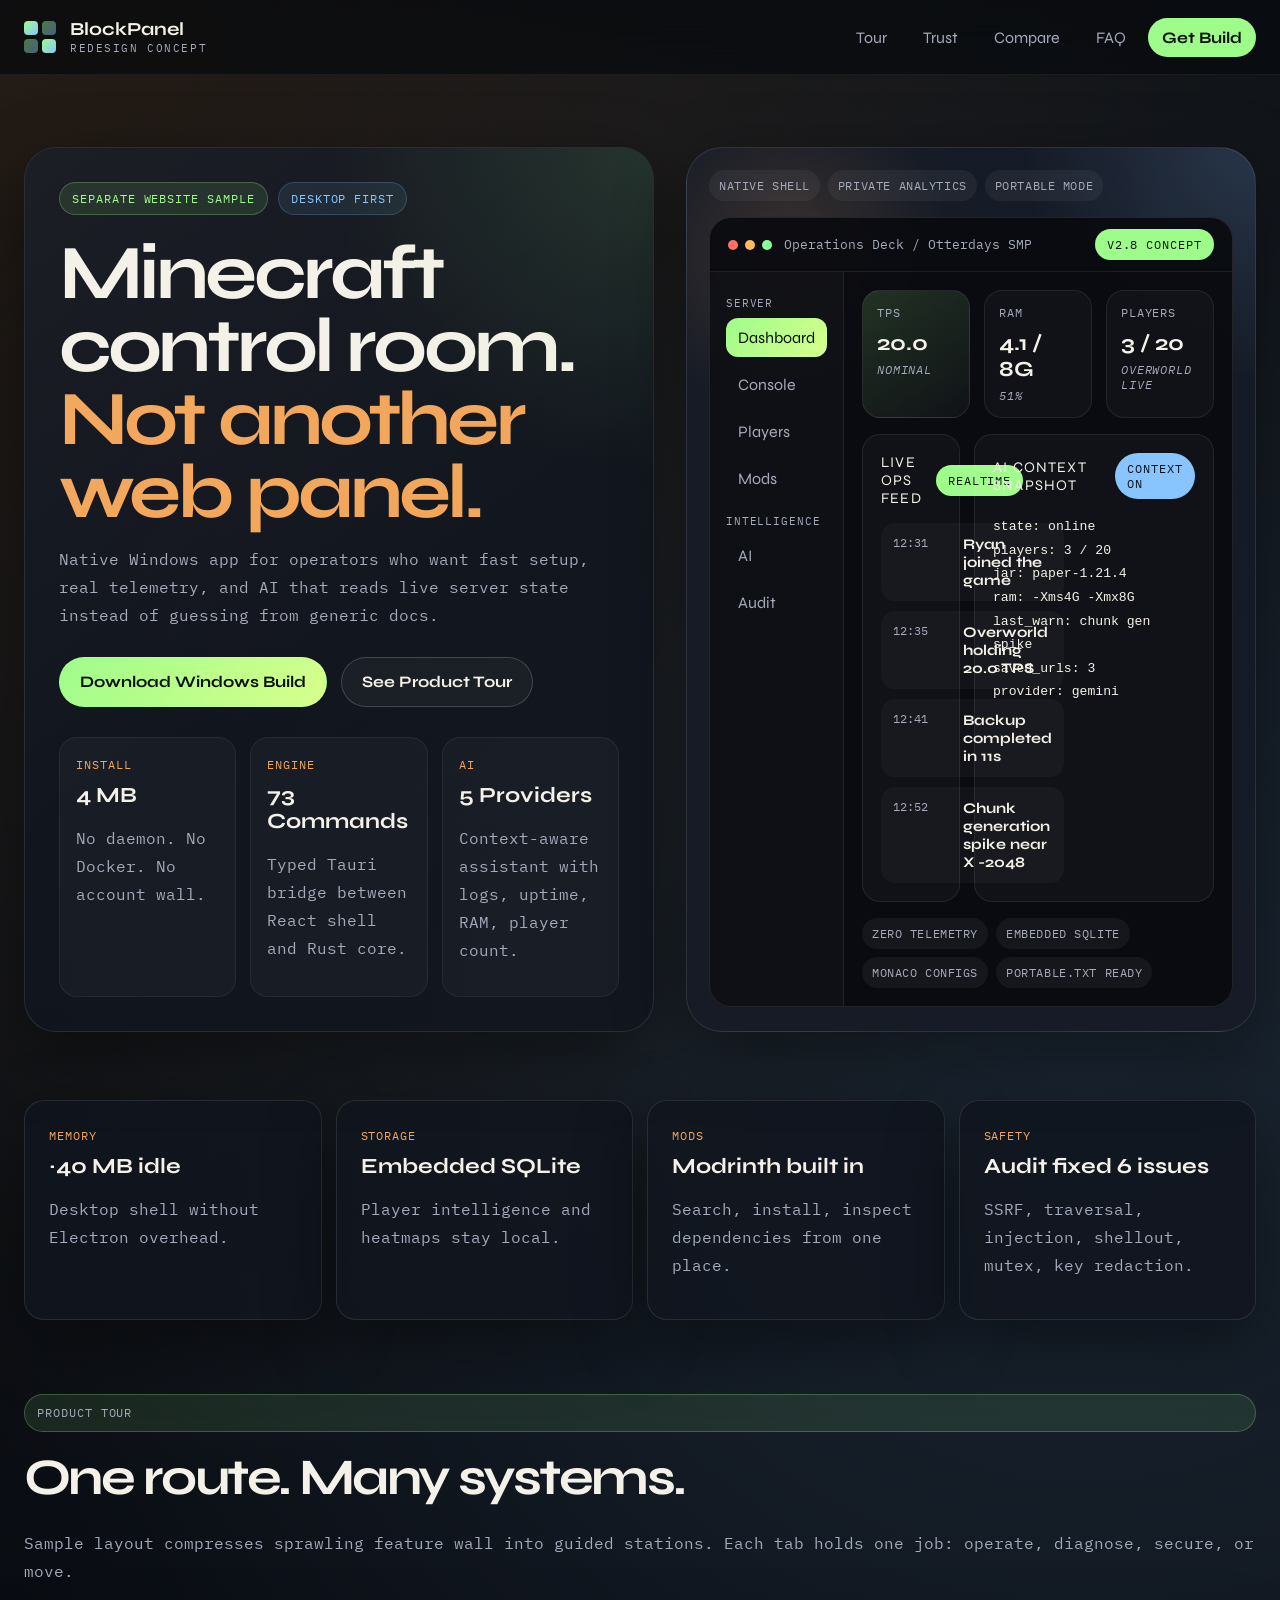
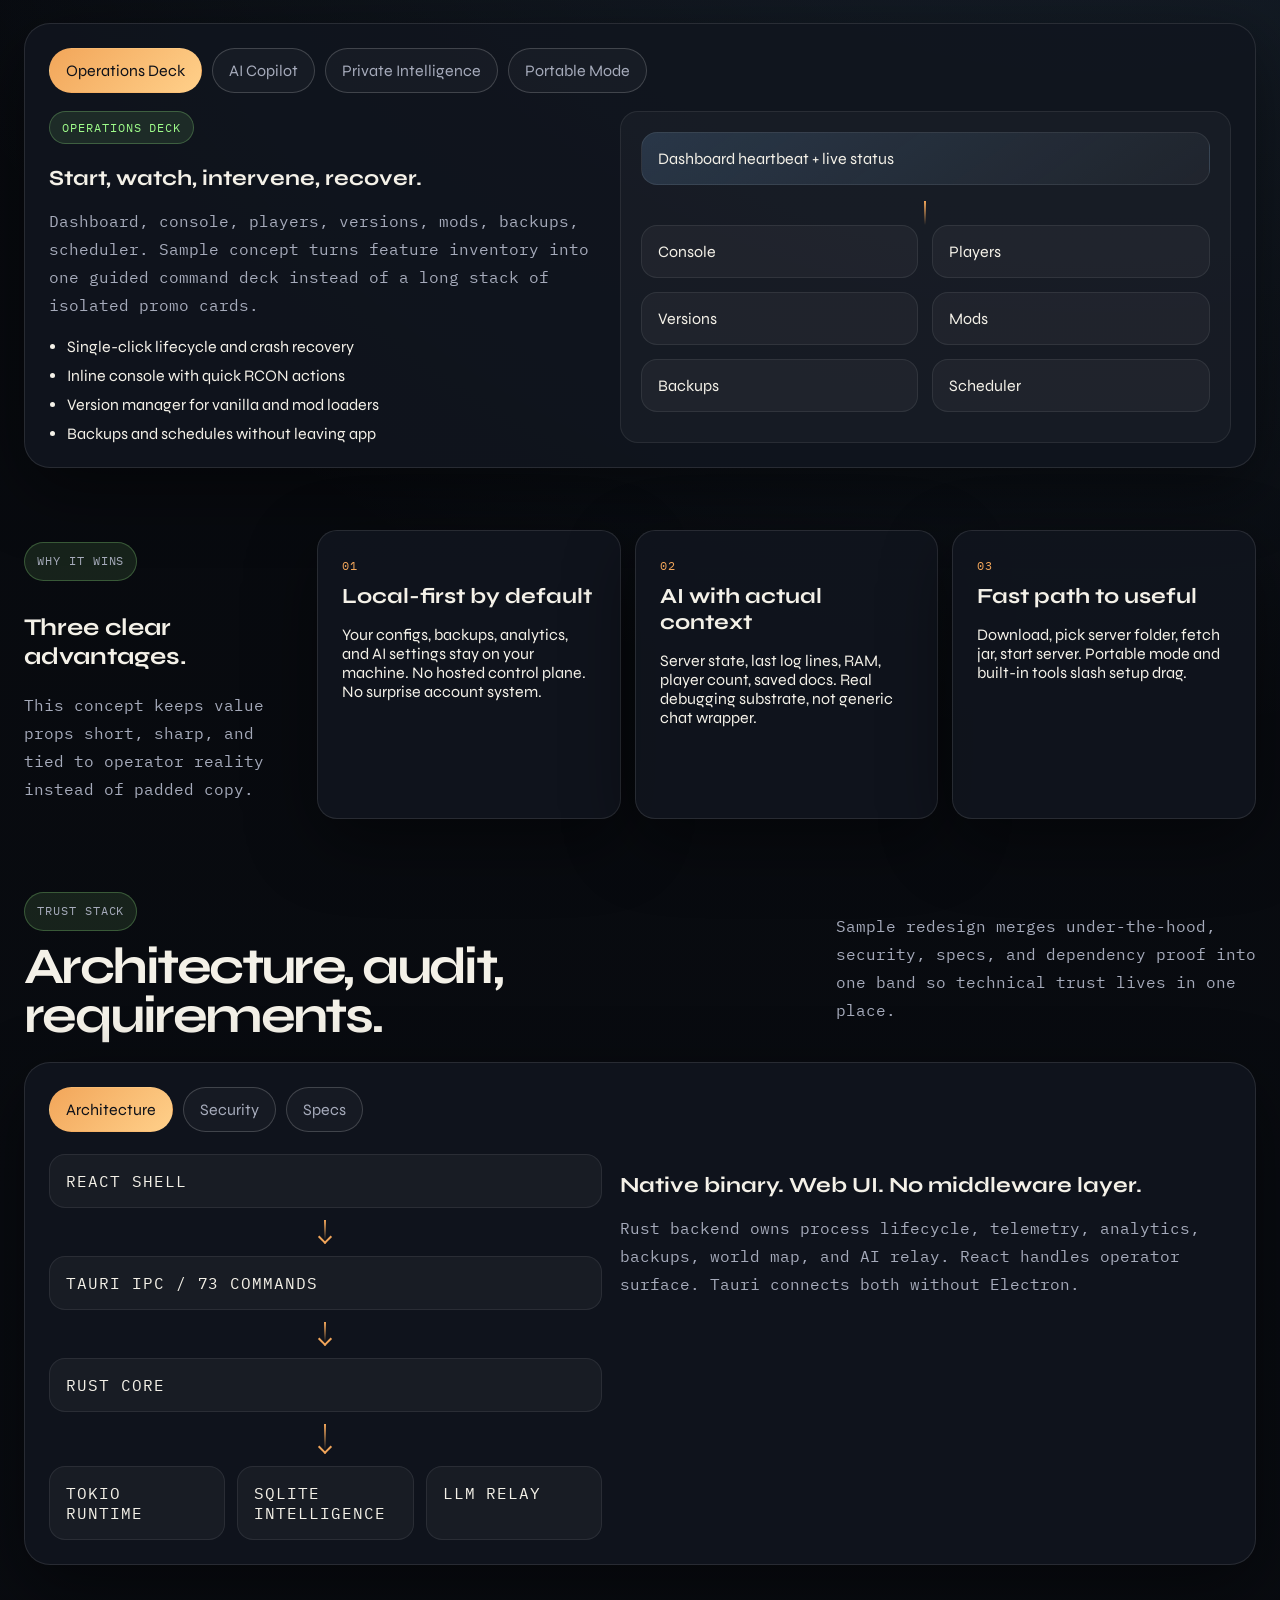
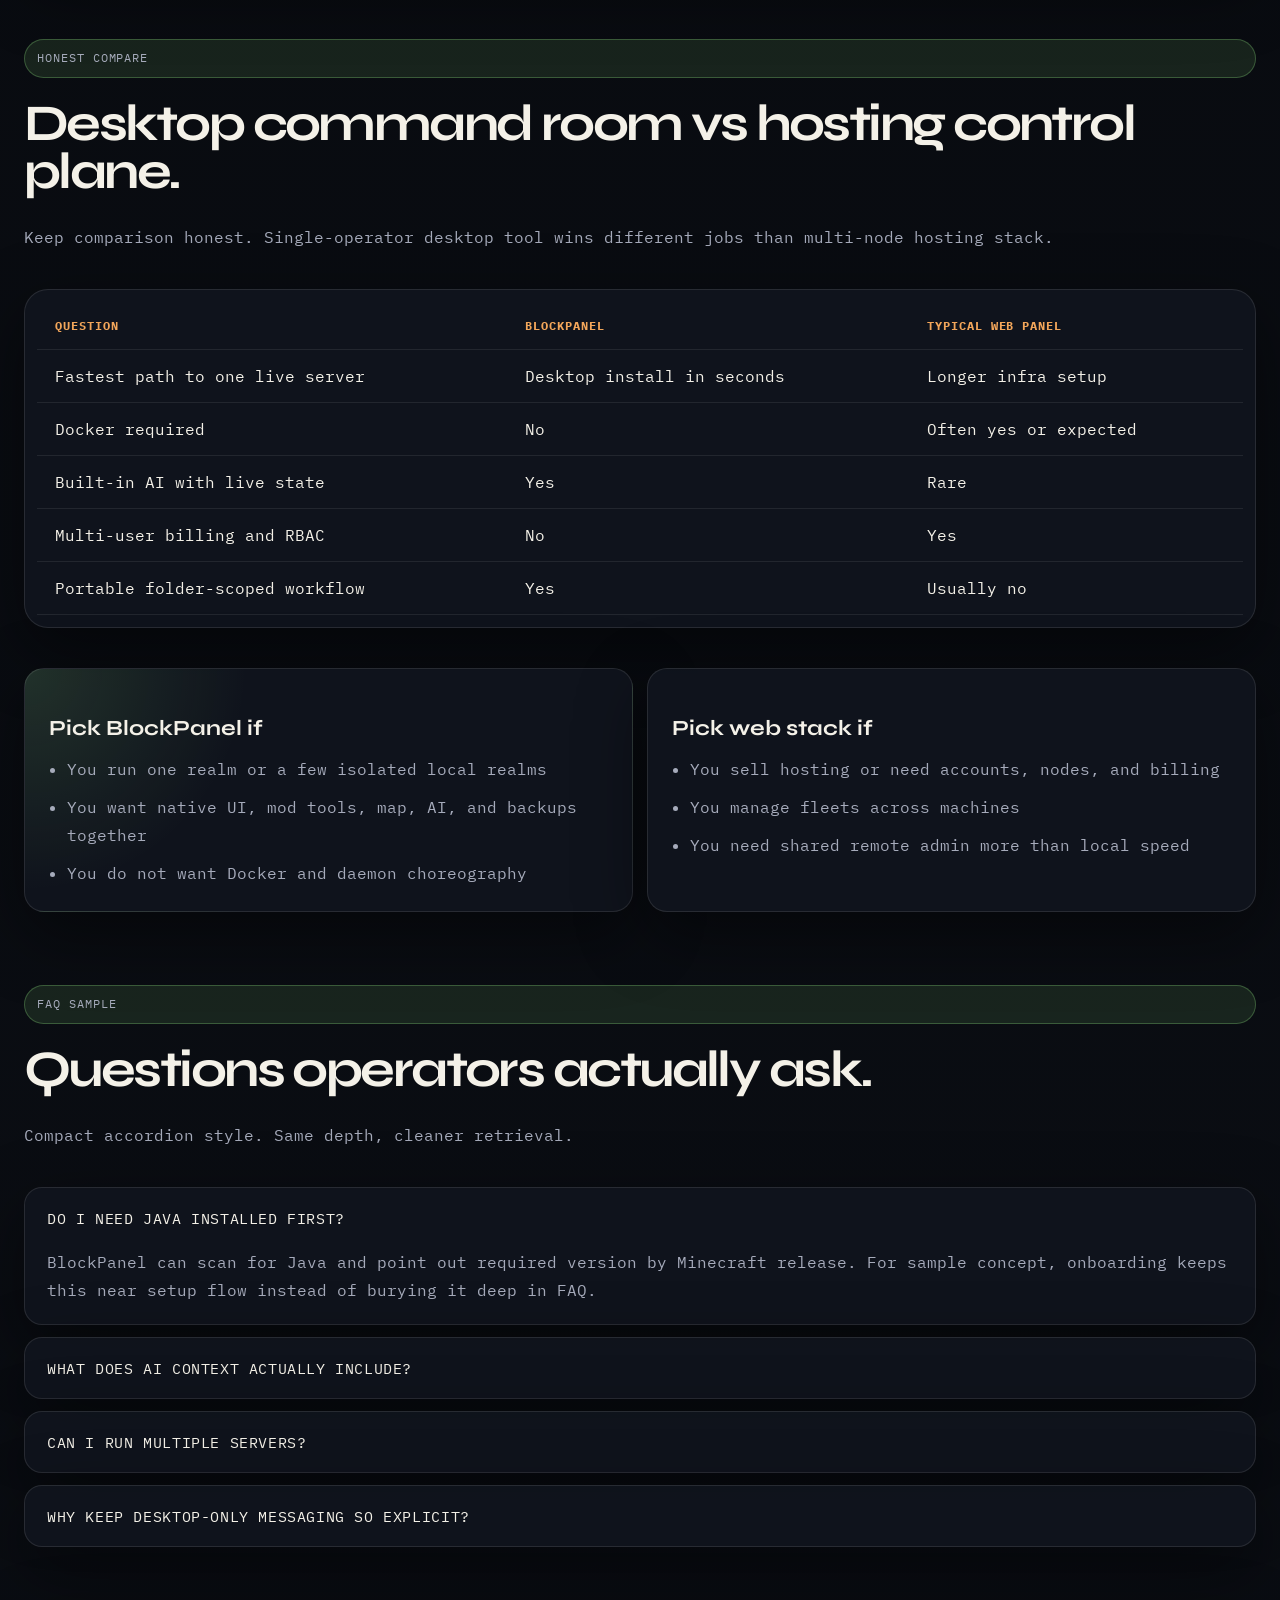
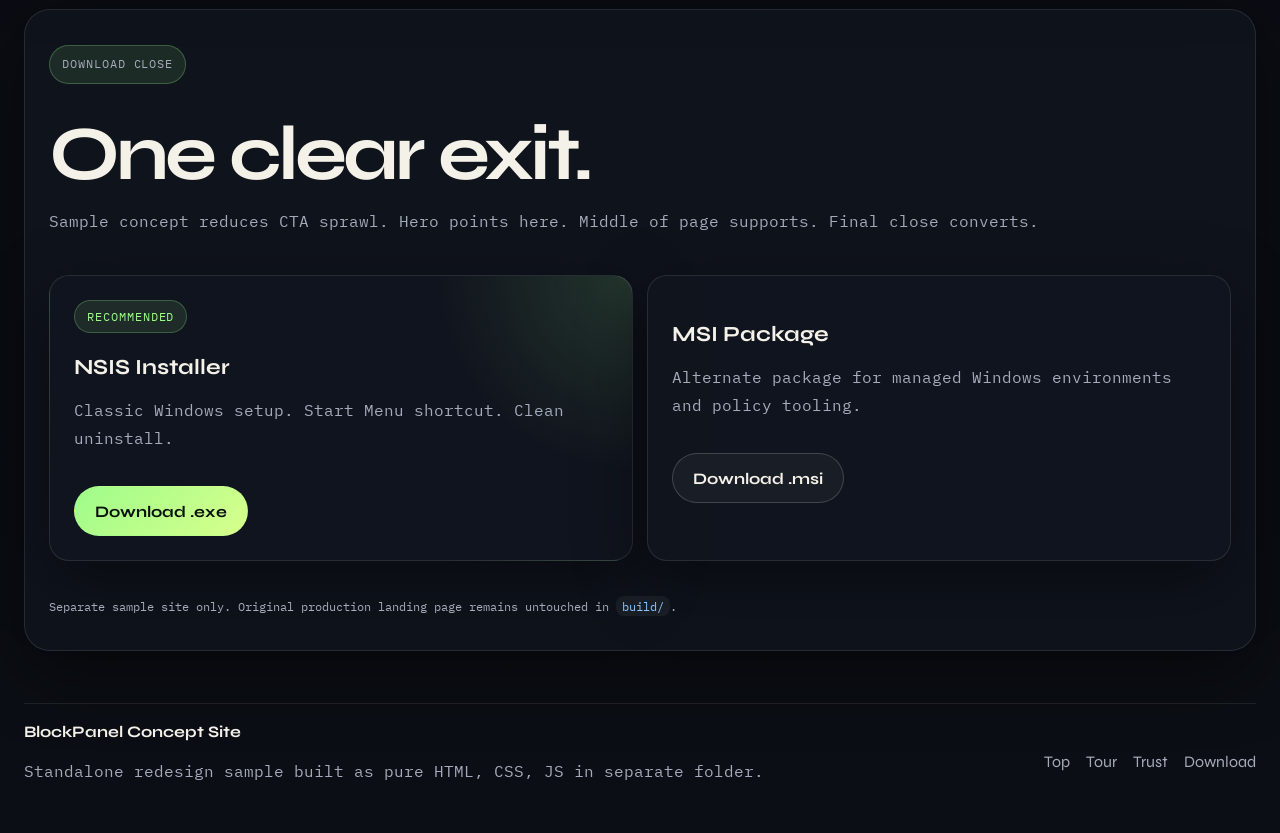
<file: website-redesign-sample/index.html>
<!DOCTYPE html>
<html lang="en">
<head>
  <meta charset="UTF-8" />
  <meta name="viewport" content="width=device-width, initial-scale=1.0" />
  <title>BlockPanel Redesign Concept</title>
  <meta
    name="description"
    content="Sample redesign concept for BlockPanel. Native Minecraft server control, AI copilot, private analytics, and portable operations in one desktop app."
  />
  <link rel="preconnect" href="https://fonts.googleapis.com" />
  <link rel="preconnect" href="https://fonts.gstatic.com" crossorigin />
  <link
    href="https://fonts.googleapis.com/css2?family=Syne:wght@500;700;800&family=IBM+Plex+Mono:wght@400;500;600&display=swap"
    rel="stylesheet"
  />
  <link rel="stylesheet" href="style.css" />
</head>
<body>
  <div class="page-noise" aria-hidden="true"></div>

  <header class="site-header">
    <div class="container header-inner">
      <a class="brand" href="#top" aria-label="BlockPanel concept home">
        <span class="brand-mark">
          <span></span><span></span><span></span><span></span>
        </span>
        <span class="brand-copy">
          <strong>BlockPanel</strong>
          <span>Redesign Concept</span>
        </span>
      </a>
      <nav class="header-nav" aria-label="Primary">
        <a href="#tour">Tour</a>
        <a href="#trust">Trust</a>
        <a href="#compare">Compare</a>
        <a href="#faq">FAQ</a>
        <a class="header-cta" href="#download">Get Build</a>
      </nav>
    </div>
  </header>

  <main id="top">
    <section class="hero">
      <div class="container hero-grid">
        <div class="hero-copy">
          <div class="eyebrow-row">
            <span class="eyebrow">Separate Website Sample</span>
            <span class="eyebrow ghost">Desktop First</span>
          </div>
          <h1>
            Minecraft control room.
            <span>Not another web panel.</span>
          </h1>
          <p class="hero-lead">
            Native Windows app for operators who want fast setup, real telemetry, and AI that
            reads live server state instead of guessing from generic docs.
          </p>
          <div class="hero-actions">
            <a class="btn btn-primary" href="#download">Download Windows Build</a>
            <a class="btn btn-secondary" href="#tour">See Product Tour</a>
          </div>
          <div class="hero-points">
            <div class="point-card">
              <span class="point-label">Install</span>
              <strong>4 MB</strong>
              <p>No daemon. No Docker. No account wall.</p>
            </div>
            <div class="point-card">
              <span class="point-label">Engine</span>
              <strong>73 Commands</strong>
              <p>Typed Tauri bridge between React shell and Rust core.</p>
            </div>
            <div class="point-card">
              <span class="point-label">AI</span>
              <strong>5 Providers</strong>
              <p>Context-aware assistant with logs, uptime, RAM, player count.</p>
            </div>
          </div>
        </div>

        <aside class="hero-stage" aria-label="BlockPanel concept mockup">
          <div class="stage-ribbon">
            <span>Native shell</span>
            <span>Private analytics</span>
            <span>Portable mode</span>
          </div>
          <div class="stage-window">
            <div class="window-topbar">
              <div class="traffic-lights">
                <span class="red"></span>
                <span class="amber"></span>
                <span class="green"></span>
              </div>
              <div class="window-title">Operations Deck / Otterdays SMP</div>
              <div class="window-chip">v2.8 concept</div>
            </div>
            <div class="window-body">
              <div class="left-rail">
                <span class="rail-label">Server</span>
                <button class="rail-item active" type="button">Dashboard</button>
                <button class="rail-item" type="button">Console</button>
                <button class="rail-item" type="button">Players</button>
                <button class="rail-item" type="button">Mods</button>
                <span class="rail-label">Intelligence</span>
                <button class="rail-item" type="button">AI</button>
                <button class="rail-item" type="button">Audit</button>
              </div>
              <div class="stage-main">
                <div class="status-row">
                  <div class="stat-tile accent">
                    <span>TPS</span>
                    <strong>20.0</strong>
                    <em>nominal</em>
                  </div>
                  <div class="stat-tile">
                    <span>RAM</span>
                    <strong>4.1 / 8G</strong>
                    <em>51%</em>
                  </div>
                  <div class="stat-tile">
                    <span>Players</span>
                    <strong>3 / 20</strong>
                    <em>Overworld live</em>
                  </div>
                </div>
                <div class="stage-columns">
                  <section class="feed-card">
                    <header>
                      <span>Live Ops Feed</span>
                      <span class="mini-chip">Realtime</span>
                    </header>
                    <ul class="feed-list">
                      <li><span>12:31</span><strong>Ryan joined the game</strong></li>
                      <li><span>12:35</span><strong>Overworld holding 20.0 TPS</strong></li>
                      <li><span>12:41</span><strong>Backup completed in 11s</strong></li>
                      <li><span>12:52</span><strong>Chunk generation spike near X -2048</strong></li>
                    </ul>
                  </section>
                  <section class="intel-card">
                    <header>
                      <span>AI Context Snapshot</span>
                      <span class="mini-chip alt">Context ON</span>
                    </header>
                    <pre>state: online
players: 3 / 20
jar: paper-1.21.4
ram: -Xms4G -Xmx8G
last_warn: chunk gen spike
saved_urls: 3
provider: gemini</pre>
                  </section>
                </div>
                <div class="stage-footer">
                  <span>zero telemetry</span>
                  <span>embedded sqlite</span>
                  <span>monaco configs</span>
                  <span>portable.txt ready</span>
                </div>
              </div>
            </div>
          </div>
        </aside>
      </div>
    </section>

    <section class="proof-strip">
      <div class="container proof-grid">
        <div class="proof-item">
          <span class="proof-kicker">Memory</span>
          <strong>~40 MB idle</strong>
          <p>Desktop shell without Electron overhead.</p>
        </div>
        <div class="proof-item">
          <span class="proof-kicker">Storage</span>
          <strong>Embedded SQLite</strong>
          <p>Player intelligence and heatmaps stay local.</p>
        </div>
        <div class="proof-item">
          <span class="proof-kicker">Mods</span>
          <strong>Modrinth built in</strong>
          <p>Search, install, inspect dependencies from one place.</p>
        </div>
        <div class="proof-item">
          <span class="proof-kicker">Safety</span>
          <strong>Audit fixed 6 issues</strong>
          <p>SSRF, traversal, injection, shellout, mutex, key redaction.</p>
        </div>
      </div>
    </section>

    <section class="tour-section" id="tour">
      <div class="container section-shell">
        <div class="section-heading">
          <p class="section-tag">Product Tour</p>
          <h2>One route. Many systems.</h2>
          <p>
            Sample layout compresses sprawling feature wall into guided stations. Each tab holds
            one job: operate, diagnose, secure, or move.
          </p>
        </div>

        <div class="tour-shell">
          <div class="tour-tabs" role="tablist" aria-label="Sample tour tabs">
            <button class="tour-tab active" type="button" role="tab" aria-selected="true" data-tour="ops">Operations Deck</button>
            <button class="tour-tab" type="button" role="tab" aria-selected="false" data-tour="ai">AI Copilot</button>
            <button class="tour-tab" type="button" role="tab" aria-selected="false" data-tour="private">Private Intelligence</button>
            <button class="tour-tab" type="button" role="tab" aria-selected="false" data-tour="portable">Portable Mode</button>
          </div>

          <div class="tour-panels">
            <article class="tour-panel active" data-panel="ops">
              <div class="tour-copy">
                <span class="panel-tag">Operations Deck</span>
                <h3>Start, watch, intervene, recover.</h3>
                <p>
                  Dashboard, console, players, versions, mods, backups, scheduler. Sample concept
                  turns feature inventory into one guided command deck instead of a long stack of
                  isolated promo cards.
                </p>
                <ul class="bullet-list">
                  <li>Single-click lifecycle and crash recovery</li>
                  <li>Inline console with quick RCON actions</li>
                  <li>Version manager for vanilla and mod loaders</li>
                  <li>Backups and schedules without leaving app</li>
                </ul>
              </div>
              <div class="tour-visual diagram ops-visual">
                <div class="diagram-node wide">Dashboard heartbeat + live status</div>
                <div class="diagram-rail"></div>
                <div class="diagram-grid">
                  <div class="diagram-node">Console</div>
                  <div class="diagram-node">Players</div>
                  <div class="diagram-node">Versions</div>
                  <div class="diagram-node">Mods</div>
                  <div class="diagram-node">Backups</div>
                  <div class="diagram-node">Scheduler</div>
                </div>
              </div>
            </article>

            <article class="tour-panel" data-panel="ai">
              <div class="tour-copy">
                <span class="panel-tag">AI Copilot</span>
                <h3>Reads live server state before it speaks.</h3>
                <p>
                  This sample keeps AI section technical. No generic chatbot theater. Show exact
                  inputs, provider choice, and safety boundary.
                </p>
                <ul class="bullet-list">
                  <li>5 providers: OpenAI, Gemini, OpenRouter, Custom, Ollama</li>
                  <li>Context injection: state, players, uptime, RAM, logs, saved URLs</li>
                  <li>Knowledge snapshots stored as markdown on disk</li>
                  <li>No file-system access or secret leakage in prompt context</li>
                </ul>
              </div>
              <div class="tour-visual prompt-card">
                <div class="prompt-head">
                  <span>Injected Context</span>
                  <span>JEPPY / gemini-3.1-flash-lite</span>
                </div>
                <pre># live state
server: Otterdays SMP
state: online
players: 3 / 20
uptime: 4h 22m

# recent warning
chunk generation spike

# knowledge base
paper docs
spark profiler
minecraft wiki</pre>
              </div>
            </article>

            <article class="tour-panel" data-panel="private">
              <div class="tour-copy">
                <span class="panel-tag">Private Intelligence</span>
                <h3>Analytics without plugin tax.</h3>
                <p>
                  Intelligence layer should feel like trust signal, not marketing garnish. This
                  sample gives it dedicated room with technical proof.
                </p>
                <ul class="bullet-list">
                  <li>Deep scans stats and advancements from world files</li>
                  <li>Retention, heatmaps, top players, death sites, session history</li>
                  <li>Embedded SQLite keeps data local</li>
                  <li>Security audit fixes surfaced as first-class trust block</li>
                </ul>
              </div>
              <div class="tour-visual analytics-stack">
                <div class="stack-row">
                  <span>stats/</span>
                  <strong>playtime, blocks, deaths</strong>
                </div>
                <div class="stack-row">
                  <span>advancements/</span>
                  <strong>progress snapshots</strong>
                </div>
                <div class="stack-row">
                  <span>logs</span>
                  <strong>joins, crashes, last seen</strong>
                </div>
                <div class="stack-row highlight">
                  <span>sqlite</span>
                  <strong>heatmaps / retention / leaderboards</strong>
                </div>
              </div>
            </article>

            <article class="tour-panel" data-panel="portable">
              <div class="tour-copy">
                <span class="panel-tag">Portable Mode</span>
                <h3>Move whole control room with one folder.</h3>
                <p>
                  Sample redesign keeps portable story inside product tour instead of burying it in
                  mid-page. Strong differentiator for mod devs and small hosts.
                </p>
                <ul class="bullet-list">
                  <li><code>portable.txt</code> flips app into folder-scoped mode</li>
                  <li>Run from USB, temp rigs, or isolated test folders</li>
                  <li>No AppData pollution</li>
                  <li>Easy multi-instance workflow for different servers and ports</li>
                </ul>
              </div>
              <div class="tour-visual file-cabinet">
                <div class="cabinet-line"><span>BlockPanel.exe</span><em>desktop shell</em></div>
                <div class="cabinet-line active"><span>portable.txt</span><em>mode switch</em></div>
                <div class="cabinet-line"><span>server_config.json</span><em>local config</em></div>
                <div class="cabinet-line"><span>analytics.db</span><em>private intelligence</em></div>
                <div class="cabinet-line"><span>world/</span><em>same folder, same project</em></div>
              </div>
            </article>
          </div>
        </div>
      </div>
    </section>

    <section class="reasons-section">
      <div class="container reasons-grid">
        <div class="reason-intro">
          <p class="section-tag">Why It Wins</p>
          <h2>Three clear advantages.</h2>
          <p>
            This concept keeps value props short, sharp, and tied to operator reality instead of
            padded copy.
          </p>
        </div>
        <article class="reason-card">
          <span class="reason-no">01</span>
          <h3>Local-first by default</h3>
          <p>
            Your configs, backups, analytics, and AI settings stay on your machine. No hosted
            control plane. No surprise account system.
          </p>
        </article>
        <article class="reason-card">
          <span class="reason-no">02</span>
          <h3>AI with actual context</h3>
          <p>
            Server state, last log lines, RAM, player count, saved docs. Real debugging substrate,
            not generic chat wrapper.
          </p>
        </article>
        <article class="reason-card">
          <span class="reason-no">03</span>
          <h3>Fast path to useful</h3>
          <p>
            Download, pick server folder, fetch jar, start server. Portable mode and built-in tools
            slash setup drag.
          </p>
        </article>
      </div>
    </section>

    <section class="trust-section" id="trust">
      <div class="container section-shell">
        <div class="section-heading split">
          <div>
            <p class="section-tag">Trust Stack</p>
            <h2>Architecture, audit, requirements.</h2>
          </div>
          <p>
            Sample redesign merges under-the-hood, security, specs, and dependency proof into one
            band so technical trust lives in one place.
          </p>
        </div>

        <div class="trust-shell">
          <div class="trust-tabs" role="tablist" aria-label="Trust tabs">
            <button class="trust-tab active" type="button" data-trust="arch">Architecture</button>
            <button class="trust-tab" type="button" data-trust="security">Security</button>
            <button class="trust-tab" type="button" data-trust="specs">Specs</button>
          </div>

          <div class="trust-panels">
            <article class="trust-panel active" data-trust-panel="arch">
              <div class="flow-diagram">
                <div class="flow-box">React shell</div>
                <div class="flow-arrow"></div>
                <div class="flow-box">Tauri IPC / 73 commands</div>
                <div class="flow-arrow"></div>
                <div class="flow-box">Rust core</div>
                <div class="flow-arrow split"></div>
                <div class="flow-branches">
                  <div class="flow-box small">Tokio runtime</div>
                  <div class="flow-box small">SQLite intelligence</div>
                  <div class="flow-box small">LLM relay</div>
                </div>
              </div>
              <div class="trust-copy">
                <h3>Native binary. Web UI. No middleware layer.</h3>
                <p>
                  Rust backend owns process lifecycle, telemetry, analytics, backups, world map, and
                  AI relay. React handles operator surface. Tauri connects both without Electron.
                </p>
              </div>
            </article>

            <article class="trust-panel" data-trust-panel="security">
              <div class="security-grid">
                <div class="security-card">
                  <span>SSRF</span>
                  <strong>blocked via DNS + internal-IP checks</strong>
                </div>
                <div class="security-card">
                  <span>Traversal</span>
                  <strong>safe join + canonical path guards</strong>
                </div>
                <div class="security-card">
                  <span>Injection</span>
                  <strong>newline, NUL, shellout, token redaction fixes</strong>
                </div>
              </div>
              <div class="trust-copy">
                <h3>Audit language stays explicit.</h3>
                <p>
                  Concept keeps fixed findings visible. Security proof should not hide behind vague
                  "enterprise-grade" slogans.
                </p>
              </div>
            </article>

            <article class="trust-panel" data-trust-panel="specs">
              <div class="spec-grid">
                <div class="spec-box"><span>OS</span><strong>Windows 10 / 11</strong></div>
                <div class="spec-box"><span>Java</span><strong>17 / 21</strong></div>
                <div class="spec-box"><span>Runtime</span><strong>~40 MB idle</strong></div>
                <div class="spec-box"><span>Storage</span><strong>Embedded SQLite</strong></div>
                <div class="spec-box"><span>Themes</span><strong>60+</strong></div>
                <div class="spec-box"><span>Providers</span><strong>5</strong></div>
              </div>
              <div class="trust-copy">
                <h3>Hard facts stay scannable.</h3>
                <p>
                  Specs should be concise, high-contrast, and adjacent to trust content so they help
                  decisions instead of getting buried late in page.
                </p>
              </div>
            </article>
          </div>
        </div>
      </div>
    </section>

    <section class="compare-section" id="compare">
      <div class="container section-shell">
        <div class="section-heading">
          <p class="section-tag">Honest Compare</p>
          <h2>Desktop command room vs hosting control plane.</h2>
          <p>
            Keep comparison honest. Single-operator desktop tool wins different jobs than
            multi-node hosting stack.
          </p>
        </div>

        <div class="compare-table-wrap">
          <table class="compare-table">
            <thead>
              <tr>
                <th>Question</th>
                <th>BlockPanel</th>
                <th>Typical Web Panel</th>
              </tr>
            </thead>
            <tbody>
              <tr>
                <td>Fastest path to one live server</td>
                <td>Desktop install in seconds</td>
                <td>Longer infra setup</td>
              </tr>
              <tr>
                <td>Docker required</td>
                <td>No</td>
                <td>Often yes or expected</td>
              </tr>
              <tr>
                <td>Built-in AI with live state</td>
                <td>Yes</td>
                <td>Rare</td>
              </tr>
              <tr>
                <td>Multi-user billing and RBAC</td>
                <td>No</td>
                <td>Yes</td>
              </tr>
              <tr>
                <td>Portable folder-scoped workflow</td>
                <td>Yes</td>
                <td>Usually no</td>
              </tr>
            </tbody>
          </table>
        </div>

        <div class="compare-verdicts">
          <article class="verdict-card primary">
            <h3>Pick BlockPanel if</h3>
            <ul class="bullet-list compact">
              <li>You run one realm or a few isolated local realms</li>
              <li>You want native UI, mod tools, map, AI, and backups together</li>
              <li>You do not want Docker and daemon choreography</li>
            </ul>
          </article>
          <article class="verdict-card">
            <h3>Pick web stack if</h3>
            <ul class="bullet-list compact">
              <li>You sell hosting or need accounts, nodes, and billing</li>
              <li>You manage fleets across machines</li>
              <li>You need shared remote admin more than local speed</li>
            </ul>
          </article>
        </div>
      </div>
    </section>

    <section class="faq-section" id="faq">
      <div class="container section-shell">
        <div class="section-heading">
          <p class="section-tag">FAQ Sample</p>
          <h2>Questions operators actually ask.</h2>
          <p>Compact accordion style. Same depth, cleaner retrieval.</p>
        </div>
        <div class="faq-list">
          <details class="faq-item" open>
            <summary>Do I need Java installed first?</summary>
            <p>
              BlockPanel can scan for Java and point out required version by Minecraft release. For
              sample concept, onboarding keeps this near setup flow instead of burying it deep in
              FAQ.
            </p>
          </details>
          <details class="faq-item">
            <summary>What does AI context actually include?</summary>
            <p>
              Current state, player count, uptime, jar, RAM config, recent logs, plus saved
              knowledge URLs. Not raw file access. Not secrets.
            </p>
          </details>
          <details class="faq-item">
            <summary>Can I run multiple servers?</summary>
            <p>
              Not from one process. Portable mode makes multi-instance workflow practical by keeping
              each install folder-scoped.
            </p>
          </details>
          <details class="faq-item">
            <summary>Why keep desktop-only messaging so explicit?</summary>
            <p>
              Because honest positioning builds trust faster than pretending to be a multi-node
              hosting panel. Sample copy keeps that boundary clear.
            </p>
          </details>
        </div>
      </div>
    </section>

    <section class="download-section" id="download">
      <div class="container download-shell">
        <div class="download-copy">
          <p class="section-tag">Download Close</p>
          <h2>One clear exit.</h2>
          <p>
            Sample concept reduces CTA sprawl. Hero points here. Middle of page supports. Final
            close converts.
          </p>
        </div>
        <div class="download-cards">
          <article class="download-card featured">
            <span class="card-badge">Recommended</span>
            <h3>NSIS Installer</h3>
            <p>Classic Windows setup. Start Menu shortcut. Clean uninstall.</p>
            <a class="btn btn-primary" href="https://github.com/Otterdays/Block-Panel-V2-Public/releases" target="_blank" rel="noopener">Download .exe</a>
          </article>
          <article class="download-card">
            <h3>MSI Package</h3>
            <p>Alternate package for managed Windows environments and policy tooling.</p>
            <a class="btn btn-secondary" href="https://github.com/Otterdays/Block-Panel-V2-Public/releases" target="_blank" rel="noopener">Download .msi</a>
          </article>
        </div>
        <p class="download-note">
          Separate sample site only. Original production landing page remains untouched in
          <code>build/</code>.
        </p>
      </div>
    </section>
  </main>

  <footer class="site-footer">
    <div class="container footer-inner">
      <div>
        <strong>BlockPanel Concept Site</strong>
        <p>Standalone redesign sample built as pure HTML, CSS, JS in separate folder.</p>
      </div>
      <div class="footer-links">
        <a href="#top">Top</a>
        <a href="#tour">Tour</a>
        <a href="#trust">Trust</a>
        <a href="#download">Download</a>
      </div>
    </div>
  </footer>

  <script src="script.js"></script>
</body>
</html>
</file>
<file: style.css>
/* ── Reset & Tokens ───────────────────────────────────────── */
*, *::before, *::after { box-sizing: border-box; margin: 0; padding: 0; }

:root {
  --bg:          #0b0e14;
  --bg2:         #0f1117;
  --surface:     #161b27;
  --surface2:    #1e2535;
  --border:      #ffffff0d;
  --border-mid:  #ffffff18;
  --accent:      #4ade80;
  --accent-dim:  #22c55e;
  --accent-glow: #4ade8040;
  --blue:        #60a5fa;
  --text:        #e2e8f0;
  --text-muted:  #64748b;
  --text-dim:    #94a3b8;
  --danger:      #f87171;
  --warning:     #fbbf24;
  --radius-sm:   6px;
  --radius:      12px;
  --radius-lg:   20px;
  --font:        'Inter', system-ui, sans-serif;
  --font-mono:   'JetBrains Mono', 'Courier New', monospace;
  --transition:  200ms cubic-bezier(0.4, 0, 0.2, 1);
}

html { scroll-behavior: smooth; }

body {
  font-family: var(--font);
  background: var(--bg);
  color: var(--text);
  line-height: 1.6;
  -webkit-font-smoothing: antialiased;
  overflow-x: hidden;
}

.container {
  width: 100%;
  max-width: 1320px;
  margin: 0 auto;
  padding: 0 28px;
}

/* ── Reveal Animations ─────────────────────────────────────── */
.reveal {
  opacity: 0;
  transform: translateY(28px);
  transition: opacity 0.65s cubic-bezier(0.4, 0, 0.2, 1),
              transform 0.65s cubic-bezier(0.4, 0, 0.2, 1);
}
.reveal.visible {
  opacity: 1;
  transform: translateY(0);
}
.reveal-delay-1 { transition-delay: 0.12s; }
.reveal-delay-2 { transition-delay: 0.24s; }

/* ── Navigation ────────────────────────────────────────────── */
#nav {
  position: fixed;
  top: 0;
  left: 0;
  right: 0;
  z-index: 100;
  transition: background var(--transition), backdrop-filter var(--transition), border-color var(--transition);
  border-bottom: 1px solid transparent;
}
#nav.scrolled {
  background: #0b0e14cc;
  backdrop-filter: blur(16px);
  -webkit-backdrop-filter: blur(16px);
  border-color: var(--border);
}
.nav-inner {
  max-width: 1320px;
  margin: 0 auto;
  padding: 0 28px;
  height: 64px;
  display: flex;
  align-items: center;
  justify-content: space-between;
  gap: 24px;
}
.nav-logo {
  display: flex;
  align-items: center;
  gap: 10px;
  text-decoration: none;
  color: var(--text);
  font-weight: 700;
  font-size: 17px;
  letter-spacing: -0.3px;
}
.logo-icon {
  width: 28px;
  height: 28px;
  color: var(--accent);
}
.nav-links {
  display: flex;
  list-style: none;
  align-items: center;
  gap: 2px;
}
.nav-links a {
  color: var(--text-muted);
  text-decoration: none;
  padding: 6px 10px;
  border-radius: var(--radius-sm);
  font-size: 13px;
  font-weight: 500;
  transition: color var(--transition), background var(--transition);
  white-space: nowrap;
}
.nav-links a:hover { color: var(--text); background: var(--surface); }
.nav-links a.active {
   color: var(--accent);
   background: rgba(var(--bp-accent-rgb, 74, 222, 128), 0.15);
   font-weight: 600;
   box-shadow: inset 0 0 0 2px var(--accent-glow);
}
.nav-divider {
  width: 1px;
  height: 20px;
  background: var(--border-mid);
  margin: 0 6px;
  flex-shrink: 0;
}
.nav-cta {
  color: var(--bg) !important;
  background: var(--accent) !important;
  font-weight: 600 !important;
  font-size: 13px !important;
  padding: 6px 14px !important;
}
.nav-cta:hover { opacity: 0.9; }
.nav-cta.active { color: var(--bg) !important; background: var(--accent) !important; }
.nav-mobile-toggle {
  display: none;
  flex-direction: column;
  gap: 5px;
  background: none;
  border: none;
  cursor: pointer;
  padding: 4px;
}
.nav-mobile-toggle span {
  display: block;
  width: 22px;
  height: 2px;
  background: var(--text-dim);
  border-radius: 2px;
  transition: var(--transition);
}
.nav-mobile-menu {
  display: none;
  flex-direction: column;
  padding: 12px 24px 20px;
  background: var(--bg);
  border-top: 1px solid var(--border);
}
.nav-mobile-menu.open { display: flex; }
.nav-mobile-menu a {
  color: var(--text-dim);
  text-decoration: none;
  padding: 12px 0;
  font-size: 15px;
  font-weight: 500;
  border-bottom: 1px solid var(--border);
  transition: color var(--transition);
}
.nav-mobile-menu a:last-child { border-bottom: none; }
.nav-mobile-menu a:hover { color: var(--accent); }
.nav-mobile-menu a.mobile-cta {
  color: var(--accent);
  font-weight: 700;
  margin-top: 4px;
}
.nav-mobile-menu a.active { 
   color: var(--accent); 
   font-weight: 600;
}

/* ── Buttons ───────────────────────────────────────────────── */
.btn {
  display: inline-flex;
  align-items: center;
  gap: 8px;
  padding: 12px 24px;
  border-radius: var(--radius-sm);
  font-family: var(--font);
  font-weight: 600;
  font-size: 15px;
  text-decoration: none;
  cursor: pointer;
  border: none;
  transition: all var(--transition);
  white-space: nowrap;
}
.btn svg { width: 18px; height: 18px; }
.btn-primary {
  background: var(--accent);
  color: #052e16;
}
.btn-primary:hover {
  background: var(--accent-dim);
  transform: translateY(-2px) scale(1.02);
  box-shadow: 0 8px 30px var(--accent-glow), 0 0 0 2px var(--bg), 0 0 0 4px var(--accent-glow);
}
.btn-ghost {
  background: var(--surface);
  color: var(--text);
  border: 1px solid var(--border-mid);
}
.btn-ghost:hover { background: var(--surface2); border-color: var(--accent-glow); transform: translateY(-2px); }
.btn-secondary {
  background: var(--surface2);
  color: var(--text);
  border: 1px solid var(--border-mid);
  justify-content: center;
}
.btn-secondary:hover { border-color: var(--blue); background: #1e2535; transform: translateY(-2px); }

/* ── Section Common ────────────────────────────────────────── */
.section { padding: 120px 0; }
.section-header {
  text-align: center;
  margin-bottom: 64px;
}
.section-tag {
  display: inline-block;
  font-size: 12px;
  font-weight: 700;
  letter-spacing: 1.2px;
  text-transform: uppercase;
  color: var(--accent);
  background: var(--accent-glow);
  padding: 4px 12px;
  border-radius: 999px;
  margin-bottom: 16px;
}
.section-header h2 {
  font-size: clamp(28px, 4vw, 44px);
  font-weight: 800;
  letter-spacing: -1px;
  line-height: 1.15;
  margin-bottom: 16px;
  color: var(--text);
}
.section-header p {
  font-size: 17px;
  color: var(--text-muted);
  max-width: 520px;
  margin: 0 auto;
}
.gradient-text {
  background: linear-gradient(135deg, var(--accent), #818cf8 80%);
  -webkit-background-clip: text;
  -webkit-text-fill-color: transparent;
  background-clip: text;
}

/* ── Hero ──────────────────────────────────────────────────── */
.hero {
  position: relative;
  padding: 160px 0 120px;
  overflow: hidden;
}
.hero-bg-grid {
  position: absolute;
  inset: 0;
  background-image:
    linear-gradient(var(--border) 1px, transparent 1px),
    linear-gradient(90deg, var(--border) 1px, transparent 1px);
  background-size: 48px 48px;
  mask-image: radial-gradient(ellipse 80% 60% at 50% 0%, black 40%, transparent 100%);
  -webkit-mask-image: radial-gradient(ellipse 80% 60% at 50% 0%, black 40%, transparent 100%);
}
.hero-glow {
  position: absolute;
  top: -200px;
  left: 50%;
  transform: translateX(-50%);
  width: 900px;
  height: 600px;
  background: radial-gradient(ellipse at center, var(--accent-glow) 0%, transparent 70%);
  pointer-events: none;
}
.hero-inner {
  position: relative;
  display: grid;
  grid-template-columns: 1fr 1fr;
  gap: 80px;
  align-items: center;
}
.hero-badge {
  display: inline-flex;
  align-items: center;
  gap: 8px;
  font-size: 12px;
  font-weight: 600;
  letter-spacing: 0.5px;
  color: var(--text-dim);
  background: var(--surface);
  border: 1px solid var(--border-mid);
  border-radius: 999px;
  padding: 6px 14px;
  margin-bottom: 24px;
}
.badge-dot {
  width: 7px;
  height: 7px;
  border-radius: 50%;
  background: var(--accent);
  animation: pulse-dot 2s infinite;
  flex-shrink: 0;
}
@keyframes pulse-dot {
  0%, 100% { box-shadow: 0 0 0 0 var(--accent-glow); }
  50% { box-shadow: 0 0 0 5px transparent; }
}
.hero-text h1 {
  font-size: clamp(32px, 4.5vw, 56px);
  font-weight: 900;
  letter-spacing: -1.5px;
  line-height: 1.1;
  margin-bottom: 24px;
}
.hero-subtitle {
  font-size: 17px;
  color: var(--text-dim);
  max-width: 480px;
  margin-bottom: 36px;
  line-height: 1.7;
}
.hero-actions {
  display: flex;
  gap: 12px;
  flex-wrap: wrap;
  margin-bottom: 36px;
}
.hero-meta {
  display: flex;
  gap: 24px;
  flex-wrap: wrap;
}
.hero-meta span {
  display: flex;
  align-items: center;
  gap: 6px;
  font-size: 13px;
  color: var(--text-muted);
}
.hero-meta svg { flex-shrink: 0; opacity: 0.7; }

/* ── App Mockup ────────────────────────────────────────────── */
.hero-visual { display: flex; justify-content: flex-end; }
.app-mockup {
  width: 100%;
  max-width: 540px;
  border-radius: var(--radius-lg);
  background: var(--surface);
  border: 1px solid var(--border-mid);
  overflow: hidden;
  box-shadow:
    0 0 0 1px #ffffff08,
    0 40px 80px #00000070,
    0 0 100px #4ade8018;
  display: flex;
  flex-direction: column;
}
.mockup-titlebar {
  display: flex;
  align-items: center;
  gap: 8px;
  padding: 12px 16px;
  background: var(--bg2);
  border-bottom: 1px solid var(--border);
}
.titlebar-dot {
  width: 10px;
  height: 10px;
  border-radius: 50%;
}
.titlebar-dot.red { background: #ff5f57; }
.titlebar-dot.yellow { background: #ffbd2e; }
.titlebar-dot.green { background: #28c840; }
.titlebar-name {
  margin-left: 8px;
  font-size: 12px;
  color: var(--text-muted);
  font-family: var(--font-mono);
}
.mockup-body { display: flex; height: 310px; }
.mockup-sidebar {
  width: 100px;
  flex-shrink: 0;
  background: var(--bg2);
  border-right: 1px solid var(--border);
  padding: 10px 6px;
  display: flex;
  flex-direction: column;
  gap: 2px;
}
.sidebar-item {
  font-size: 10px;
  font-weight: 500;
  color: var(--text-muted);
  padding: 5px 8px;
  border-radius: var(--radius-sm);
  cursor: default;
  transition: background var(--transition), color var(--transition);
}
.sidebar-item:hover {
  background: var(--border);
  color: var(--text-dim);
}
.sidebar-item.active {
  background: var(--accent-glow);
  color: var(--accent);
}
.mockup-main {
  flex: 1;
  padding: 12px;
  display: flex;
  flex-direction: column;
  gap: 10px;
  overflow: hidden;
}
.mockup-stat-row { display: flex; gap: 8px; }
.mockup-card {
  flex: 1;
  background: var(--bg2);
  border: 1px solid var(--border);
  border-radius: var(--radius-sm);
  padding: 8px 10px;
  transition: background var(--transition), border-color var(--transition);
}
.mockup-card:hover {
  background: var(--surface);
  border-color: var(--accent-glow);
}
.stat-label { font-size: 9px; text-transform: uppercase; letter-spacing: 0.8px; color: var(--text-muted); margin-bottom: 3px; }
.stat-value { font-size: 13px; font-weight: 700; font-family: var(--font-mono); color: var(--text); transition: color var(--transition); text-shadow: 0 0 10px transparent; }
.stat-value.green { color: var(--accent); text-shadow: 0 0 10px var(--accent-glow); }
.mockup-console {
  flex: 1;
  background: var(--bg);
  border: 1px solid var(--border);
  border-radius: var(--radius-sm);
  padding: 8px 10px;
  overflow: hidden;
  display: flex;
  flex-direction: column;
  gap: 4px;
}
.console-line { font-size: 10px; font-family: var(--font-mono); color: var(--text-dim); display: flex; gap: 6px; align-items: baseline; }
.cl-time { color: #4a5568; flex-shrink: 0; }
.cl-info { color: var(--accent); font-weight: 600; flex-shrink: 0; }
.cl-warn { color: var(--warning); font-weight: 600; flex-shrink: 0; }
.cursor-blink { animation: blink 1s step-end infinite; }
@keyframes blink { 0%, 100% { opacity: 1; } 50% { opacity: 0; } }

/* ── Upgraded Mockup Components ───────────────────────────── */
.mockup-server-status { display: flex; align-items: center; gap: 4px; margin-left: auto; margin-right: 8px; }
.msv-dot { width: 6px; height: 6px; border-radius: 50%; background: var(--accent); box-shadow: 0 0 6px var(--accent); animation: pulse-dot 2s ease-in-out infinite; }
@keyframes pulse-dot { 0%, 100% { opacity: 1; } 50% { opacity: 0.4; } }
.msv-label { font-size: 9px; font-family: var(--font-mono); color: var(--accent); font-weight: 600; letter-spacing: 0.5px; }
.mockup-sidebar-section { font-size: 8px; text-transform: uppercase; letter-spacing: 1px; color: var(--text-dim); padding: 4px 10px 2px; margin-top: 4px; }
.sidebar-item { display: flex; align-items: center; gap: 6px; }
.sidebar-item svg { flex-shrink: 0; }
.sidebar-item.mk-active { background: var(--accent-glow); color: var(--accent); }
.stat-bar { height: 3px; background: var(--bg); border-radius: 2px; margin-top: 4px; overflow: hidden; }
.stat-bar-fill { height: 100%; border-radius: 2px; transition: width 1s ease; }
.mockup-chart-area { flex: 1; background: var(--bg); border: 1px solid var(--border); border-radius: var(--radius-sm); padding: 6px 8px; display: flex; flex-direction: column; min-height: 0; position: relative; overflow: hidden; }
.mockup-chart-area::after {
  content: '';
  position: absolute;
  top: 0; left: -100%;
  width: 100%; height: 100%;
  background: linear-gradient(90deg, transparent, var(--accent-glow), transparent);
  animation: chart-scan 4s linear infinite;
  pointer-events: none;
}
@keyframes chart-scan {
  0% { left: -100%; }
  100% { left: 100%; }
}
.chart-label { font-size: 8px; text-transform: uppercase; letter-spacing: 0.8px; color: var(--text-dim); margin-bottom: 2px; }
.sparkline { width: 100%; flex: 1; display: block; }
.mockup-player-row { display: flex; align-items: center; gap: 8px; padding: 4px 0 0; }
.mpr-label { font-size: 9px; color: var(--text-muted); text-transform: uppercase; letter-spacing: 0.6px; }
.mpr-avatars { display: flex; gap: 0; }
.mpr-avatar { width: 18px; height: 18px; border-radius: 50%; display: flex; align-items: center; justify-content: center; font-size: 8px; font-weight: 700; color: #fff; margin-left: -4px; border: 1.5px solid var(--bg2); }
.mpr-avatar:first-child { margin-left: 0; }
.mpr-uptime { font-size: 9px; font-family: var(--font-mono); color: var(--text-dim); margin-left: auto; }
.mockup-panel { display: flex; flex-direction: column; gap: 8px; height: 100%; animation: panelFadeIn 0.4s ease; }
@keyframes panelFadeIn { from { opacity: 0; transform: translateY(6px); } to { opacity: 1; transform: translateY(0); } }
.mockup-console-full { flex: 1; background: var(--bg); border: 1px solid var(--border); border-radius: var(--radius-sm); padding: 8px 10px; overflow: hidden; display: flex; flex-direction: column; gap: 3px; }
.console-input-row { display: flex; align-items: center; gap: 6px; background: var(--bg); border: 1px solid var(--border); border-radius: var(--radius-sm); padding: 6px 10px; }
.console-prompt { color: var(--accent); font-family: var(--font-mono); font-size: 11px; font-weight: 700; }
.console-input-mock { font-family: var(--font-mono); font-size: 10px; color: var(--text-muted); }
.players-panel-header { display: flex; align-items: center; justify-content: space-between; padding-bottom: 4px; }
.pp-title { font-size: 11px; font-weight: 600; color: var(--text); }
.pp-badge { font-size: 8px; font-weight: 600; color: var(--accent); background: var(--accent-glow); padding: 2px 8px; border-radius: 10px; letter-spacing: 0.5px; }
.player-list { display: flex; flex-direction: column; gap: 4px; flex: 1; }
.player-row { display: flex; align-items: center; gap: 8px; background: var(--bg); border: 1px solid var(--border); border-radius: var(--radius-sm); padding: 6px 10px; transition: border-color var(--transition); }
.player-row:hover { border-color: var(--accent-glow); }
.pl-avatar { width: 22px; height: 22px; border-radius: 6px; display: flex; align-items: center; justify-content: center; font-size: 9px; font-weight: 700; color: #fff; flex-shrink: 0; }
.pl-info { flex: 1; min-width: 0; }
.pl-name { font-size: 10px; font-weight: 600; color: var(--text); }
.pl-meta { font-size: 8px; color: var(--text-dim); }
.pl-act-btn { font-size: 8px; font-weight: 600; color: var(--warning); background: rgba(245,158,11,0.1); padding: 2px 8px; border-radius: 4px; cursor: default; }
.mockup-statusbar {
  display: flex;
  align-items: center;
  gap: 12px;
  padding: 6px 12px;
  background: var(--bg2);
  border-top: 1px solid var(--border);
  flex-shrink: 0;
}
.msb-indicators { display: flex; gap: 5px; align-items: center; margin-right: 4px; }
.msb-dot {
  width: 6px;
  height: 6px;
  border-radius: 50%;
  background: var(--border-mid);
  transition: background var(--transition), transform var(--transition);
}
.msb-dot.msb-active { background: var(--accent); transform: scale(1.3); box-shadow: 0 0 5px var(--accent); }
.msb-stat { font-size: 8px; font-family: var(--font-mono); color: var(--text-dim); margin-left: auto; }
.msb-stat:not(:last-child) { margin-left: 0; }
.msb-stat + .msb-stat { margin-left: 10px; }
.msb-stat-green { color: var(--accent); animation: tps-pulse 1.5s ease infinite; }
@keyframes tps-pulse {
  0%, 100% { opacity: 1; filter: brightness(1); }
  50% { opacity: 0.7; filter: brightness(1.3); }
}


/* ── Features Grid ─────────────────────────────────────────── */
.features { background: var(--bg2); }
.features-grid {
  display: grid;
  grid-template-columns: repeat(3, 1fr);
  gap: 20px;
}
.feature-card {
  position: relative;
  background: var(--surface);
  border: 1px solid var(--border);
  border-radius: var(--radius);
  padding: 28px;
  overflow: hidden;
  transition: border-color var(--transition), transform var(--transition), box-shadow var(--transition);
}
.feature-card::before {
  content: '';
  position: absolute;
  inset: 0;
  background: radial-gradient(circle at 50% 0%, var(--accent-glow) 0%, transparent 60%);
  opacity: 0;
  transition: opacity 0.5s;
  pointer-events: none;
}
.feature-card:hover {
  border-color: var(--accent-dim);
  transform: translateY(-6px) scale(1.02);
  box-shadow: 0 20px 40px #00000060, inset 0 1px 0 rgba(255,255,255,0.1);
  z-index: 2;
}
.feature-card:hover::before { opacity: 0.15; }
.feature-icon {
  width: 44px;
  height: 44px;
  background: var(--accent-glow);
  border-radius: var(--radius-sm);
  display: flex;
  align-items: center;
  justify-content: center;
  margin-bottom: 20px;
  color: var(--accent);
}
.feature-icon svg { width: 20px; height: 20px; }
.feature-card h3 {
  font-size: 16px;
  font-weight: 700;
  margin-bottom: 10px;
  color: var(--text);
}
.feature-card p { font-size: 14px; color: var(--text-muted); line-height: 1.65; }

/* ── How it Works ──────────────────────────────────────────── */
.how-it-works { background: var(--bg); }
.steps { display: flex; align-items: stretch; gap: 0; }
.step {
  flex: 1;
  background: var(--surface);
  border: 1px solid var(--border);
  border-radius: var(--radius);
  padding: 36px 28px;
  transition: border-color var(--transition);
}
.step:hover { border-color: var(--border-mid); }
.step-connector {
  width: 40px;
  flex-shrink: 0;
  display: flex;
  align-items: center;
  justify-content: center;
  position: relative;
}
.step-connector::after {
  content: '';
  display: block;
  width: 100%;
  height: 1px;
  background: linear-gradient(90deg, var(--accent-dim), var(--accent-glow));
}
.step-number {
  font-size: 48px;
  font-weight: 900;
  color: var(--accent-glow);
  font-family: var(--font-mono);
  line-height: 1;
  margin-bottom: 20px;
  -webkit-text-stroke: 1px var(--accent-dim);
}
.step-content h3 { font-size: 18px; font-weight: 700; margin-bottom: 10px; }
.step-content p { font-size: 14px; color: var(--text-muted); line-height: 1.65; }

/* ── Portable Mode ─────────────────────────────────────────── */
.portable { background: var(--bg2); }
.portable-inner {
  display: grid;
  grid-template-columns: 1fr 1fr;
  gap: 80px;
  align-items: center;
}
.portable-text .section-tag { margin-bottom: 16px; }
.portable-text h2 {
  font-size: clamp(28px, 3.5vw, 40px);
  font-weight: 800;
  letter-spacing: -0.8px;
  margin-bottom: 16px;
}
.portable-text p {
  font-size: 16px;
  color: var(--text-muted);
  margin-bottom: 28px;
  line-height: 1.7;
}
code {
  font-family: var(--font-mono);
  font-size: 0.9em;
  background: var(--surface);
  border: 1px solid var(--border-mid);
  padding: 2px 7px;
  border-radius: 4px;
  color: var(--accent);
}
.portable-list {
  list-style: none;
  display: flex;
  flex-direction: column;
  gap: 12px;
}
.portable-list li {
  display: flex;
  align-items: center;
  gap: 10px;
  font-size: 15px;
  font-weight: 500;
  color: var(--text-dim);
}
.file-tree {
  background: var(--surface);
  border: 1px solid var(--border-mid);
  border-radius: var(--radius);
  overflow: hidden;
  font-family: var(--font-mono);
  font-size: 13px;
}
.file-tree-header {
  display: flex;
  align-items: center;
  gap: 7px;
  padding: 12px 16px;
  background: var(--bg2);
  border-bottom: 1px solid var(--border);
}
.tree-dot { width: 10px; height: 10px; border-radius: 50%; }
.tree-dot.r { background: #ff5f57; }
.tree-dot.y { background: #ffbd2e; }
.tree-dot.g { background: #28c840; }
.tree-title { margin-left: 8px; font-size: 12px; color: var(--text-muted); }
.file-tree-body { padding: 16px; display: flex; flex-direction: column; gap: 8px; }
.tree-row { display: flex; align-items: center; gap: 8px; color: var(--text-dim); }
.tree-row.indent { padding-left: 24px; }
.tree-icon { font-size: 14px; flex-shrink: 0; }
.tree-row.highlight { background: var(--accent-glow); border-radius: 6px; padding: 6px 8px; margin: 0 -8px; }
.accent-text { color: var(--accent); font-weight: 600; }
.badge-new {
  margin-left: auto;
  font-size: 10px;
  background: var(--accent);
  color: #052e16;
  font-weight: 700;
  padding: 2px 8px;
  border-radius: 999px;
}

/* ── Download ──────────────────────────────────────────────── */
.download { background: var(--bg); position: relative; overflow: hidden; }
.download-glow {
  position: absolute;
  bottom: -300px;
  left: 50%;
  transform: translateX(-50%);
  width: 800px;
  height: 600px;
  background: radial-gradient(ellipse at center, #4ade801a 0%, transparent 70%);
  pointer-events: none;
}

.download-cards {
  display: grid;
  grid-template-columns: repeat(2, 1fr);
  gap: 24px;
  max-width: 760px;
  margin: 0 auto 32px;
}
.download-card {
  position: relative;
  background: var(--surface);
  border: 1px solid var(--border-mid);
  border-radius: var(--radius-lg);
  padding: 36px 32px;
  text-align: center;
  display: flex;
  flex-direction: column;
  align-items: center;
  gap: 14px;
  transition: transform var(--transition), box-shadow var(--transition), border-color var(--transition);
}
.download-card:hover { transform: translateY(-6px); box-shadow: 0 24px 60px #00000050; }
.download-card.recommended {
  border-color: var(--accent);
  box-shadow: 0 0 40px var(--accent-glow);
}
.rec-badge {
  position: absolute;
  top: -12px;
  left: 50%;
  transform: translateX(-50%);
  background: var(--accent);
  color: #052e16;
  font-size: 11px;
  font-weight: 800;
  letter-spacing: 0.8px;
  text-transform: uppercase;
  padding: 4px 14px;
  border-radius: 999px;
  white-space: nowrap;
}
.dl-icon { margin-bottom: 6px; }
.download-card h3 { font-size: 20px; font-weight: 700; }
.download-card p { font-size: 14px; color: var(--text-muted); line-height: 1.6; }
.download-card .btn { width: 100%; justify-content: center; margin-top: 8px; }
.download-note {
  display: flex;
  align-items: center;
  justify-content: center;
  gap: 8px;
  font-size: 13px;
  color: var(--text-muted);
  text-align: center;
}
.download-note a { color: var(--accent); text-decoration: none; }
.download-note a:hover { text-decoration: underline; }

/* ── Footer ────────────────────────────────────────────────── */
.footer {
  background: var(--bg2);
  border-top: 1px solid var(--border);
  padding-top: 64px;
}
.footer-inner {
  display: grid;
  grid-template-columns: 1fr auto;
  gap: 80px;
  padding-bottom: 48px;
}
.footer-brand .nav-logo { margin-bottom: 12px; font-size: 18px; }
.footer-brand p { font-size: 14px; color: var(--text-muted); max-width: 300px; line-height: 1.7; }
.footer-links { display: flex; gap: 60px; }
.footer-col { display: flex; flex-direction: column; gap: 12px; }
.footer-col h4 { font-size: 12px; text-transform: uppercase; letter-spacing: 1px; color: var(--text-muted); font-weight: 700; margin-bottom: 4px; }
.footer-col a { color: var(--text-dim); text-decoration: none; font-size: 14px; transition: color var(--transition); }
.footer-col a:hover { color: var(--accent); }
.footer-bottom {
  border-top: 1px solid var(--border);
  padding: 20px 24px;
  text-align: center;
}
.footer-bottom p { font-size: 13px; color: var(--text-muted); }

/* ── Themes Showcase Styles ────────────────────────────────── */
.themes { background: var(--bg); position: relative; overflow: hidden; }
.themes-bg-blur {
  position: absolute;
  top: 50%;
  left: 50%;
  transform: translate(-50%, -50%);
  width: 600px;
  height: 400px;
  background: var(--accent-glow);
  filter: blur(120px);
  opacity: 0.15;
  pointer-events: none;
}
.themes-showcase {
  margin-bottom: 48px;
  position: relative;
}
.theme-strip {
  display: flex;
  gap: 16px;
  overflow-x: auto;
  padding: 20px 0 40px;
  scrollbar-width: none;
  mask-image: linear-gradient(90deg, transparent, white 20%, white 80%, transparent);
  cursor: grab;
  user-select: none;
  scroll-behavior: auto; /* Required for drag interaction */
}
.theme-strip:active { cursor: grabbing; }
.theme-strip::-webkit-scrollbar { display: none; }
.theme-swatch {
  flex: 0 0 160px;
  height: 220px;
  background: var(--swatch-bg);
  border: 1px solid var(--border-mid);
  border-radius: var(--radius);
  position: relative;
  overflow: hidden;
  cursor: pointer;
  transition: transform 0.4s cubic-bezier(0.2, 0.8, 0.2, 1), box-shadow 0.4s;
  display: flex;
  align-items: flex-end;
  padding: 16px;
}
.theme-swatch::before {
  content: '';
  position: absolute;
  top: 12px;
  right: 12px;
  width: 24px;
  height: 24px;
  background: var(--swatch-accent);
  border-radius: 50%;
  box-shadow: 0 0 20px var(--swatch-accent);
}
.theme-swatch span {
  font-size: 13px;
  font-weight: 700;
  color: #fff;
  text-shadow: 0 2px 4px rgba(0,0,0,0.5);
  transform: translateY(0);
  transition: transform 0.3s;
}
.theme-swatch:hover {
  transform: translateY(-10px) scale(1.05);
  box-shadow: 0 20px 40px rgba(0,0,0,0.4);
  z-index: 2;
}
.theme-swatch:hover span { transform: translateY(-4px); }
.theme-swatch::after {
  content: attr(data-name);
  position: absolute;
  top: 50%;
  left: 50%;
  transform: translate(-50%, -50%);
  font-size: 10px;
  font-weight: 800;
  text-transform: uppercase;
  letter-spacing: 1px;
  opacity: 0;
  transition: opacity 0.3s;
  color: #fff;
  white-space: nowrap;
}
.theme-swatch:active::after { opacity: 1; }

.themes-description {
  display: grid;
  grid-template-columns: repeat(4, 1fr);
  gap: 32px;
}
.theme-cat h4 { font-size: 15px; font-weight: 700; margin-bottom: 6px; color: var(--text); }
.theme-cat p { font-size: 13px; color: var(--text-muted); }

/* ── Engineering Section ── */
.tech-focus { background: radial-gradient(circle at 100% 100%, rgba(96, 165, 250, 0.05), transparent 40%); padding: 120px 0; }
.hood-grid {
  display: grid;
  grid-template-columns: repeat(3, 1fr);
  gap: 24px;
  margin-bottom: 80px;
}
.hood-item {
  background: var(--surface);
  border: 1px solid var(--border);
  padding: 32px;
  border-radius: var(--radius);
  transition: transform 0.3s cubic-bezier(0.175, 0.885, 0.32, 1.275), border-color 0.3s;
}
.hood-item:hover {
  transform: translateY(-8px);
  border-color: var(--accent-dim);
  background: var(--surface2);
}
.hood-header {
  display: flex;
  align-items: center;
  gap: 12px;
  margin-bottom: 20px;
}
.hood-icon {
  font-size: 24px;
  background: rgba(var(--bp-accent-rgb), 0.1);
  width: 48px;
  height: 48px;
  display: flex;
  align-items: center;
  justify-content: center;
  border-radius: 12px;
}
.hood-item h4 { font-size: 18px; font-weight: 700; color: var(--text); }
.hood-item p { font-size: 14px; line-height: 1.6; color: var(--text-muted); }

#engine-glow {
  animation: engine-pulse 2.5s infinite ease-in-out;
}
@keyframes engine-pulse {
  0%, 100% { background: #4ade80; box-shadow: 0 0 5px #4ade80; }
  50% { background: #22c55e; box-shadow: 0 0 15px #22c55e; }
}

.titlebar-tag {
  margin-left: auto;
  font-size: 8px;
  font-weight: 800;
  text-transform: uppercase;
  background: var(--accent);
  color: #fff;
  padding: 2px 6px;
  border-radius: 4px;
  letter-spacing: 0.5px;
  margin-right: 8px;
}

/* ── Engineering Section ── */
.tech-focus { background: radial-gradient(circle at 100% 100%, rgba(96, 165, 250, 0.05), transparent 40%); padding: 120px 0; }
.hood-grid {
  display: grid;
  grid-template-columns: repeat(3, 1fr);
  gap: 32px;
  margin-bottom: 80px;
}
.hood-item {
  background: var(--surface);
  border: 1px solid var(--border);
  padding: 32px;
  border-radius: var(--radius);
  transition: transform 0.3s cubic-bezier(0.175, 0.885, 0.32, 1.275), border-color 0.3s;
}
.hood-item:hover {
  transform: translateY(-8px);
  border-color: var(--accent-dim);
  background: var(--surface2);
}
.hood-header {
  display: flex;
  align-items: center;
  gap: 12px;
  margin-bottom: 20px;
}
.hood-icon {
  font-size: 24px;
  background: rgba(var(--bp-accent-rgb), 0.1);
  width: 48px;
  height: 48px;
  display: flex;
  align-items: center;
  justify-content: center;
  border-radius: 12px;
}
.hood-item h4 { font-size: 18px; font-weight: 700; color: var(--text); }
.hood-item p { font-size: 14px; line-height: 1.6; color: var(--text-muted); }
.tech-meta {
  display: flex;
  flex-wrap: wrap;
  gap: 8px;
  margin-top: 16px;
  padding-top: 12px;
  border-top: 1px solid var(--border);
}
.tech-meta span {
  font-size: 10px;
  font-family: var(--font-mono);
  font-weight: 600;
  color: var(--text-dim);
  background: var(--bg2);
  border: 1px solid var(--border);
  padding: 4px 8px;
  border-radius: 4px;
  transition: all var(--transition);
}
.hood-item:hover .tech-meta span {
  border-color: var(--accent-dim);
  color: var(--accent);
  background: var(--accent-glow);
}

/* ── Blueprint Visualization ── */
.blueprint-box {
  background: var(--bg2);
  border: 1px dashed var(--border);
  padding: 60px;
  border-radius: 24px;
  display: flex;
  flex-direction: column;
  align-items: center;
  gap: 40px;
  position: relative;
  overflow: hidden;
}
.blueprint-box::before {
  content: "SYSTEM TOPOLOGY";
  position: absolute;
  top: 20px;
  left: 20px;
  font-size: 10px;
  font-weight: 800;
  opacity: 0.3;
  letter-spacing: 2px;
}
.bp-layer {
  padding: 20px 40px;
  border-radius: 12px;
  font-weight: 700;
  font-size: 14px;
  border: 1px solid var(--border);
  background: var(--surface);
  position: relative;
  z-index: 2;
  box-shadow: 0 10px 30px rgba(0,0,0,0.2);
  min-width: 240px;
  text-align: center;
}
.bp-layer.active { border-color: var(--accent); color: var(--accent); background: rgba(var(--bp-accent-rgb), 0.05); }
.bp-arrow {
  width: 2px;
  height: 40px;
  background: linear-gradient(180deg, var(--accent), var(--border));
  position: relative;
}
.bp-arrow::after {
  content: "";
  position: absolute;
  bottom: -4px;
  left: 50%;
  transform: translateX(-50%);
  border-left: 5px solid transparent;
  border-right: 5px solid transparent;
  border-top: 5px solid var(--border);
}

/* ── Constellation ── */
.constellation { padding: 120px 0; background: #070707; position: relative; overflow: hidden; }
.constellation-grid {
  display: grid;
  grid-template-columns: repeat(auto-fill, minmax(200px, 1fr));
  gap: 20px;
}
.gem {
  padding: 24px;
  border: 1px solid #1a1a1a;
  border-radius: 12px;
  background: rgba(255,255,255,0.02);
  transition: all 0.3s;
}
.gem:hover { border-color: var(--accent); background: rgba(var(--bp-accent-rgb), 0.05); transform: scale(1.05); }
.gem h5 { font-size: 14px; font-weight: 800; color: #fff; margin-bottom: 8px; letter-spacing: 0.5px; }
.gem p { font-size: 12px; color: #888; line-height: 1.5; }

/* ── FAQ ── */
.faq { padding: 120px 0; }
.faq-grid {
  max-width: 1100px;
  margin: 0 auto;
}
.faq-item {
  border-bottom: 1px solid var(--border);
  padding: 32px 0;
}
.faq-item h3 { font-size: 18px; margin-bottom: 12px; color: var(--text); }
.faq-item p { font-size: 15px; color: var(--text-muted); line-height: 1.6; }

/* ── Live Theme Swapper ── */
.theme-swapper {
  position: fixed;
  bottom: 32px;
  left: 32px;
  z-index: 100;
  background: var(--surface);
  border: 1px solid var(--border);
  padding: 8px;
  border-radius: 32px;
  display: flex;
  gap: 8px;
  box-shadow: 0 10px 40px rgba(0,0,0,0.5);
}
.swap-btn {
  width: 24px;
  height: 24px;
  border-radius: 50%;
  border: none;
  cursor: pointer;
  transition: transform 0.2s;
}
.swap-btn:hover { transform: scale(1.2); }

#engine-glow {
  animation: engine-pulse 2.5s infinite ease-in-out;
}
@keyframes engine-pulse {
  0%, 100% { background: #4ade80; box-shadow: 0 0 5px #4ade80; }
  50% { background: #22c55e; box-shadow: 0 0 15px #22c55e; }
}

.titlebar-tag {
  margin-left: auto;
  font-size: 8px;
  font-weight: 800;
  text-transform: uppercase;
  background: var(--accent);
  color: #fff;
  padding: 2px 6px;
  border-radius: 4px;
  letter-spacing: 0.5px;
  margin-right: 8px;
}


/* ── Tech Specs Styles ─────────────────────────────────────── */
.specs { background: var(--bg); position: relative; padding: 120px 0; }
.specs-grid {
  display: grid;
  grid-template-columns: repeat(2, 1fr);
  gap: 40px;
  max-width: 960px;
  margin: 0 auto;
}
.spec-item {
  border-left: 1px solid var(--border);
  padding: 12px 0 12px 32px;
  transition: border-color var(--transition), transform var(--transition);
}
.spec-item:hover {
  transform: translateX(10px);
  border-left-color: var(--accent);
}
.spec-label {
  font-size: 13px;
  font-weight: 700;
  text-transform: uppercase;
  letter-spacing: 1px;
  color: var(--text-muted);
  margin-bottom: 6px;
}
.spec-value {
  font-size: 19px;
  font-weight: 500;
  color: var(--text);
  line-height: 1.4;
  font-family: var(--font-mono);
}

.spec-blue:hover { border-left-color: var(--blue); }
.spec-blue .spec-label { color: var(--blue); }

/* Impact Spec (Project Census) */
.spec-census {
  grid-column: 1 / -1;
  background: var(--surface);
  border: 1px solid var(--border-mid);
  border-left: 4px solid var(--accent);
  padding: 40px;
  border-radius: var(--radius);
  margin-top: 24px;
}
.spec-census .spec-label { color: var(--accent); }
.spec-census .spec-value { font-size: 26px; font-weight: 800; }
.spec-census .spec-note { font-size: 12px; color: var(--text-muted); margin-top: 8px; font-family: var(--font); opacity: 0.8; }

/* ── Responsive ────────────────────────────────────────────── */
@media (max-width: 1024px) {
  .features-grid { grid-template-columns: repeat(2, 1fr); }
  .hood-grid { grid-template-columns: repeat(2, 1fr); }
}

@media (max-width: 860px) {
  .hero-inner { grid-template-columns: 1fr; gap: 48px; }
  .hero-visual { justify-content: center; }
  .hero-text { text-align: center; }
  .hero-actions { justify-content: center; }
  .hero-meta { justify-content: center; }
  .hero-subtitle { max-width: 100%; }
  .steps { flex-direction: column; }
  .step-connector { width: 100%; height: 30px; flex-shrink: 0; }
  .step-connector::after { width: 1px; height: 100%; background: linear-gradient(180deg, var(--accent-dim), transparent); position: absolute; left: 50%; }
  .portable-inner { grid-template-columns: 1fr; gap: 48px; }
  .footer-inner { grid-template-columns: 1fr; gap: 48px; }
}

@media (max-width: 768px) {
  .specs-grid { grid-template-columns: 1fr; gap: 24px; }
}

@media (max-width: 1200px) {
  .nav-links { display: none; }
  .nav-mobile-toggle { display: flex; }
  .nav-status-pill { display: none; }
}

@media (max-width: 640px) {
  .section { padding: 80px 0; }
  .features-grid { grid-template-columns: 1fr; }
  .hood-grid { grid-template-columns: 1fr; }
  .download-cards { grid-template-columns: 1fr; }
  .hero { padding: 120px 0 80px; }
  .footer-links { flex-direction: column; gap: 32px; }
  .app-mockup { max-width: 100%; }
}

/* ── Nav Status Pill ── */
.nav-status-pill {
  display: flex;
  align-items: center;
  gap: 8px;
  background: rgba(var(--bp-accent-rgb), 0.1);
  padding: 4px 10px;
  border-radius: 20px;
  font-size: 10px;
  font-weight: 800;
  text-transform: uppercase;
  letter-spacing: 0.5px;
  color: var(--accent);
  margin-left: 16px;
  border: 1px solid rgba(var(--bp-accent-rgb), 0.2);
  white-space: nowrap;
}
.status-dot {
  width: 6px;
  height: 6px;
  background: #4ade80;
  border-radius: 50%;
  box-shadow: 0 0 10px #4ade80;
}
/* ── Blueprint Split Row ─────────────────────────────────── */
.bp-split-row {
  display: flex;
  gap: 10px;
  justify-content: center;
  flex-wrap: wrap;
  width: 100%;
}
.bp-branch {
  flex: 1;
  min-width: 140px;
  font-size: 11px;
  padding: 8px 12px;
  text-align: center;
}
.ai-branch {
  background: rgba(139, 92, 246, 0.08);
  border-color: rgba(139, 92, 246, 0.25);
  color: #a78bfa;
}
.bp-split { margin-bottom: 4px; }

/* ── Live Telemetry Demo ───────────────────────────────────── */
.telemetry-demo {
  background: var(--surface);
  border: 1px solid var(--border);
  border-radius: var(--radius-lg);
  padding: 28px;
  margin-top: 40px;
}
.telemetry-header {
  display: flex;
  justify-content: space-between;
  align-items: center;
  margin-bottom: 24px;
}
.telemetry-title {
  font-size: 14px;
  font-weight: 700;
  color: var(--text);
}
.telemetry-status {
  display: flex;
  align-items: center;
  gap: 8px;
  font-size: 11px;
  font-family: var(--font-mono);
  color: var(--text-muted);
}
.telem-dot {
  width: 6px;
  height: 6px;
  background: var(--accent);
  border-radius: 50%;
  box-shadow: 0 0 8px var(--accent);
  animation: pulse-dot 2s infinite;
}
.telemetry-grid {
  display: grid;
  grid-template-columns: repeat(4, 1fr);
  gap: 20px;
}
.telem-card {
  background: var(--bg2);
  border: 1px solid var(--border);
  border-radius: var(--radius-sm);
  padding: 16px;
  transition: border-color var(--transition);
}
.telem-card:hover {
  border-color: var(--accent-glow);
}
.telem-label {
  font-size: 11px;
  font-weight: 600;
  text-transform: uppercase;
  letter-spacing: 0.5px;
  color: var(--text-muted);
  margin-bottom: 8px;
}
.telem-value {
  font-size: 18px;
  font-weight: 700;
  font-family: var(--font-mono);
  color: var(--text);
  margin-bottom: 10px;
}
.telem-bar {
  height: 4px;
  background: var(--border);
  border-radius: 2px;
  overflow: hidden;
}
.telem-fill {
  height: 100%;
  background: linear-gradient(90deg, var(--accent), var(--blue));
  border-radius: 2px;
  transition: width 0.5s ease;
}
@media (max-width: 768px) {
  .telemetry-grid { grid-template-columns: repeat(2, 1fr); }
}

/* ── AI Intelligence Section ─────────────────────────────── */
.ai-intelligence {
  position: relative;
  overflow: hidden;
}
.ai-bg-glow {
  position: absolute;
  top: 10%;
  left: 50%;
  transform: translateX(-50%);
  width: 700px;
  height: 400px;
  background: radial-gradient(ellipse at center, rgba(139,92,246,0.08) 0%, transparent 70%);
  pointer-events: none;
}
.gradient-text-ai {
  background: linear-gradient(135deg, #a78bfa 0%, #60a5fa 50%, #34d399 100%);
  -webkit-background-clip: text;
  -webkit-text-fill-color: transparent;
  background-clip: text;
}
.ai-demo-grid {
  display: grid;
  grid-template-columns: 1fr 1fr;
  gap: 40px;
  align-items: start;
  margin-bottom: 48px;
}
@media (max-width: 900px) {
  .ai-demo-grid { grid-template-columns: 1fr; }
}

/* AI Chat Mockup */
.ai-chat-mockup {
  background: var(--surface);
  border: 1px solid var(--border-mid);
  border-radius: var(--radius-lg);
  overflow: hidden;
  box-shadow: 0 24px 64px rgba(0,0,0,0.4), 0 0 0 1px rgba(139,92,246,0.1);
  animation: float 6s ease-in-out infinite;
}
@keyframes float {
  0%, 100% { transform: translateY(0); }
  50% { transform: translateY(-12px); box-shadow: 0 36px 74px rgba(0,0,0,0.5), 0 0 0 1px rgba(139,92,246,0.2); }
}
.ai-chat-header {
  display: flex;
  align-items: center;
  justify-content: space-between;
  padding: 14px 18px;
  background: var(--surface2);
  border-bottom: 1px solid var(--border);
}
.ai-provider-pill {
  display: flex;
  align-items: center;
  gap: 8px;
  font-size: 11px;
  color: var(--text-dim);
  font-family: var(--font-mono);
}
.ai-dot {
  width: 7px;
  height: 7px;
  background: #a78bfa;
  border-radius: 50%;
  box-shadow: 0 0 8px #a78bfa;
  animation: ai-pulse 2s ease-in-out infinite;
}
@keyframes ai-pulse {
  0%, 100% { opacity: 1; transform: scale(1); }
  50% { opacity: 0.6; transform: scale(0.85); }
}
.ai-model-badge {
  font-size: 10px;
  font-weight: 700;
  font-family: var(--font-mono);
  color: #a78bfa;
  background: rgba(139,92,246,0.12);
  border: 1px solid rgba(139,92,246,0.25);
  padding: 3px 8px;
  border-radius: 6px;
  letter-spacing: 0.5px;
}
.ai-chat-body {
  padding: 20px 18px;
  display: flex;
  flex-direction: column;
  gap: 16px;
  min-height: 320px;
}
.ai-msg {
  display: flex;
  flex-direction: column;
  gap: 6px;
}
.ai-msg-label {
  font-size: 10px;
  font-weight: 700;
  text-transform: uppercase;
  letter-spacing: 0.8px;
  color: var(--text-muted);
}
.ai-msg.assistant .ai-msg-label { color: #a78bfa; }
.ai-bubble {
  padding: 12px 16px;
  border-radius: 12px;
  font-size: 13px;
  line-height: 1.6;
  max-width: 95%;
}
.user-bubble {
  background: rgba(99, 102, 241, 0.12);
  border: 1px solid rgba(99, 102, 241, 0.2);
  color: var(--text-dim);
  align-self: flex-end;
  border-radius: 12px 12px 2px 12px;
}
.ai-bubble-main {
  background: var(--surface2);
  border: 1px solid rgba(139,92,246,0.15);
  color: var(--text);
  border-radius: 2px 12px 12px 12px;
}
.ai-bubble-main p { margin-bottom: 10px; font-size: 12.5px; }
.ai-bubble-main p:last-child { margin-bottom: 0; }
.ai-bubble-main code {
  font-family: var(--font-mono);
  font-size: 11px;
  background: rgba(139,92,246,0.12);
  padding: 2px 6px;
  border-radius: 4px;
  color: #a78bfa;
}
.ai-code-block {
  background: #0b0e14;
  border: 1px solid var(--border-mid);
  border-radius: 8px;
  margin: 10px 0;
  overflow: hidden;
}
.ai-code-lang {
  display: block;
  font-family: var(--font-mono);
  font-size: 10px;
  color: var(--text-muted);
  padding: 6px 12px;
  background: var(--surface);
  border-bottom: 1px solid var(--border);
  text-transform: uppercase;
  letter-spacing: 0.5px;
}
.ai-code-block pre {
  font-family: var(--font-mono);
  font-size: 11px;
  color: #94a3b8;
  padding: 12px;
  white-space: pre-wrap;
  line-height: 1.7;
}
.ai-thinking {
  display: flex;
  gap: 5px;
  align-items: center;
  padding: 4px 0;
}
.ai-thinking span {
  width: 7px;
  height: 7px;
  background: #a78bfa;
  border-radius: 50%;
  opacity: 0.4;
  animation: thinking-bounce 1.2s ease-in-out infinite;
}
.ai-thinking span:nth-child(2) { animation-delay: 0.2s; }
.ai-thinking span:nth-child(3) { animation-delay: 0.4s; }
@keyframes thinking-bounce {
  0%, 80%, 100% { transform: translateY(0); opacity: 0.4; }
  40% { transform: translateY(-6px); opacity: 1; }
}
.ai-chat-footer {
  display: flex;
  align-items: center;
  gap: 10px;
  padding: 14px 18px;
  background: var(--surface2);
  border-top: 1px solid var(--border);
}
.ai-input-mock {
  flex: 1;
  background: var(--surface);
  border: 1px solid var(--border-mid);
  border-radius: 8px;
  padding: 10px 14px;
  font-size: 12px;
  color: var(--text-muted);
  font-family: var(--font);
}
.ai-send-btn {
  width: 34px;
  height: 34px;
  background: rgba(139,92,246,0.2);
  border: 1px solid rgba(139,92,246,0.35);
  border-radius: 8px;
  display: flex;
  align-items: center;
  justify-content: center;
  color: #a78bfa;
  font-size: 14px;
  cursor: pointer;
}

/* AI Feature Highlights */
.ai-features {
  display: flex;
  flex-direction: column;
  gap: 24px;
}
.ai-feature-item {
  display: flex;
  gap: 16px;
  align-items: flex-start;
}
.ai-feature-icon {
  font-size: 24px;
  flex-shrink: 0;
  width: 44px;
  height: 44px;
  background: var(--surface2);
  border: 1px solid var(--border-mid);
  border-radius: 10px;
  display: flex;
  align-items: center;
  justify-content: center;
}
.ai-feature-text h4 {
  font-size: 15px;
  font-weight: 600;
  color: var(--text);
  margin-bottom: 6px;
}
.ai-feature-text p {
  font-size: 13px;
  color: var(--text-muted);
  line-height: 1.6;
}

/* Knowledge Pipeline */
.ai-pipeline {
  background: var(--surface);
  border: 1px solid rgba(139,92,246,0.15);
  border-radius: var(--radius-lg);
  padding: 28px 32px;
  text-align: center;
}
.pipeline-label {
  font-size: 11px;
  font-weight: 700;
  text-transform: uppercase;
  letter-spacing: 1px;
  color: #a78bfa;
  margin-bottom: 20px;
}
.pipeline-steps {
  display: flex;
  align-items: center;
  justify-content: center;
  gap: 8px;
  flex-wrap: wrap;
}
.pipeline-step {
  display: flex;
  flex-direction: column;
  align-items: center;
  gap: 8px;
  background: var(--surface2);
  border: 1px solid var(--border-mid);
  border-radius: 12px;
  padding: 14px 16px;
  min-width: 100px;
}
.active-step {
  background: rgba(139,92,246,0.08);
  border-color: rgba(139,92,246,0.3);
}
.ps-icon { font-size: 22px; }
.ps-text {
  font-size: 11px;
  font-weight: 600;
  color: var(--text-dim);
  text-align: center;
}
.active-step .ps-text { color: #a78bfa; }
.pipeline-arrow {
  font-size: 18px;
  color: var(--text-muted);
  flex-shrink: 0;
}
@media (max-width: 700px) {
  .pipeline-steps { gap: 6px; }
  .pipeline-step { min-width: 70px; padding: 10px 8px; }
  .ps-text { font-size: 9px; }
}

/* ── FAQ Expanded ────────────────────────────────────────── */
.faq-grid {
  display: grid;
  grid-template-columns: 1fr 1fr;
  gap: 24px;
  align-items: start;
}
.faq-category {
  grid-column: 1 / -1;
  margin-top: 12px;
}
.faq-cat-label {
  font-size: 10px;
  font-weight: 800;
  text-transform: uppercase;
  letter-spacing: 1.5px;
  color: var(--accent);
  padding-bottom: 10px;
  border-bottom: 1px solid var(--border-mid);
}
.faq-item {
  background: var(--surface);
  border: 1px solid var(--border);
  border-radius: var(--radius);
  padding: 18px 20px;
  transition: border-color var(--transition), background var(--transition);
}
.faq-item:hover {
  border-color: var(--border-mid);
  background: var(--surface2);
}
.faq-item h3 {
  font-size: 14px;
  font-weight: 600;
  color: var(--text);
  margin-bottom: 8px;
  line-height: 1.3;
}
.faq-item p {
  font-size: 12px;
  color: var(--text-muted);
  line-height: 1.6;
}
.faq-item p a {
  color: var(--accent);
  text-decoration: none;
}
.faq-item p a:hover { text-decoration: underline; }
.faq-item code {
  font-family: var(--font-mono);
  font-size: 11px;
  background: rgba(255,255,255,0.05);
  padding: 2px 6px;
  border-radius: 4px;
  color: var(--text-dim);
}
@media (max-width: 768px) {
  .faq-grid { grid-template-columns: 1fr; }
}

/* ── Proof Bar ───────────────────────────────────────────── */
.proof-bar {
  border-top: 1px solid var(--border);
  border-bottom: 1px solid var(--border);
  background:
    radial-gradient(ellipse at 50% 0%, rgba(74, 222, 128, 0.04), transparent 60%),
    linear-gradient(180deg, rgba(255,255,255,0.015), transparent);
  padding: 28px 0;
}
.proof-inner {
  display: grid;
  grid-template-columns: repeat(6, 1fr);
  gap: 24px;
  align-items: center;
}
.proof-stat {
  display: flex;
  flex-direction: column;
  align-items: center;
  text-align: center;
  gap: 4px;
}
.proof-num {
  font-family: var(--font);
  font-size: 26px;
  font-weight: 700;
  letter-spacing: -0.02em;
  color: var(--text);
  line-height: 1;
}
.proof-num .proof-unit {
  font-size: 14px;
  font-weight: 600;
  color: var(--text-dim);
  margin-left: 2px;
}
.proof-lbl {
  font-size: 11px;
  letter-spacing: 0.08em;
  text-transform: uppercase;
  color: var(--text-muted);
  font-weight: 500;
}
@media (max-width: 900px) {
  .proof-inner { grid-template-columns: repeat(3, 1fr); gap: 20px 16px; }
}
@media (max-width: 480px) {
  .proof-inner { grid-template-columns: repeat(2, 1fr); }
  .proof-num { font-size: 22px; }
}

/* ── Why / Value Props ───────────────────────────────────── */
.why-section {
  padding-top: 96px;
  padding-bottom: 96px;
  position: relative;
}
.value-grid {
  display: grid;
  grid-template-columns: repeat(3, 1fr);
  gap: 22px;
  margin-top: 48px;
}
.value-card {
  position: relative;
  padding: 34px 28px 30px;
  border: 1px solid var(--border);
  border-radius: var(--radius-lg);
  background:
    linear-gradient(180deg, rgba(255,255,255,0.025), rgba(255,255,255,0)) padding-box,
    linear-gradient(180deg, rgba(255,255,255,0.08), rgba(255,255,255,0.02)) border-box;
  transition: transform var(--transition), border-color var(--transition), background var(--transition);
  overflow: hidden;
}
.value-card:hover {
  transform: translateY(-4px);
  border-color: rgba(74, 222, 128, 0.25);
}
.value-num {
  font-family: var(--font-mono);
  font-size: 11px;
  font-weight: 500;
  letter-spacing: 0.12em;
  color: var(--text-muted);
  margin-bottom: 18px;
}
.value-icon {
  width: 52px;
  height: 52px;
  border-radius: 14px;
  display: flex;
  align-items: center;
  justify-content: center;
  background: linear-gradient(135deg, rgba(74,222,128,0.15), rgba(74,222,128,0.04));
  color: var(--accent);
  margin-bottom: 20px;
  border: 1px solid rgba(74,222,128,0.18);
}
.value-icon svg { width: 28px; height: 28px; }
.value-icon-ai {
  background: linear-gradient(135deg, rgba(139,92,246,0.18), rgba(139,92,246,0.04));
  color: #a78bfa;
  border-color: rgba(139,92,246,0.2);
  animation: ai-pulse 4s ease-in-out infinite;
}
@keyframes ai-pulse {
  0%, 100% { box-shadow: 0 0 0 0 rgba(139,92,246,0); }
  50% { box-shadow: 0 0 30px 4px rgba(139,92,246,0.25); }
}
.value-card h3 {
  font-size: 22px;
  font-weight: 700;
  letter-spacing: -0.01em;
  margin-bottom: 12px;
  line-height: 1.25;
}
.value-card p {
  font-size: 14px;
  line-height: 1.65;
  color: var(--text-dim);
}
.value-card p strong { color: var(--text); font-weight: 600; }
.value-card p em { font-style: italic; color: var(--text); }
@media (max-width: 900px) {
  .value-grid { grid-template-columns: 1fr; }
}

/* ── Mid-page CTA ────────────────────────────────────────── */
.mid-cta {
  padding: 64px 0;
  border-top: 1px solid var(--border);
  border-bottom: 1px solid var(--border);
  background:
    radial-gradient(ellipse at 20% 50%, rgba(74,222,128,0.08), transparent 50%),
    radial-gradient(ellipse at 80% 50%, rgba(96,165,250,0.06), transparent 50%);
}
.mid-cta-inner {
  display: flex;
  align-items: center;
  justify-content: space-between;
  gap: 40px;
}
.mid-cta-text h3 {
  font-size: 32px;
  font-weight: 700;
  letter-spacing: -0.02em;
  margin-bottom: 8px;
  line-height: 1.15;
}
.mid-cta-text p {
  color: var(--text-dim);
  font-size: 15px;
  max-width: 560px;
}
.mid-cta-btn {
  flex-shrink: 0;
  font-size: 16px;
  padding: 16px 26px;
}
@media (max-width: 760px) {
  .mid-cta-inner { flex-direction: column; text-align: center; gap: 24px; }
}

/* ── vs Competitors ──────────────────────────────────────── */
.vs-section {
  position: relative;
  overflow: hidden;
}
.vs-bg-glow {
  position: absolute;
  top: -20%;
  left: 50%;
  width: 800px;
  height: 800px;
  transform: translateX(-50%);
  background: radial-gradient(circle, rgba(74,222,128,0.05), transparent 60%);
  pointer-events: none;
}
.vs-table-wrap {
  margin-top: 48px;
  border: 1px solid var(--border);
  border-radius: var(--radius-lg);
  overflow: hidden;
  background: linear-gradient(180deg, rgba(255,255,255,0.015), transparent);
}
.vs-table {
  width: 100%;
  border-collapse: collapse;
  font-size: 14px;
}
.vs-table thead th {
  padding: 18px 16px;
  text-align: center;
  font-weight: 600;
  font-size: 13px;
  color: var(--text-dim);
  background: rgba(255,255,255,0.02);
  border-bottom: 1px solid var(--border);
  letter-spacing: 0.02em;
}
.vs-table thead th.vs-feat {
  text-align: left;
  color: var(--text-muted);
  font-size: 11px;
  text-transform: uppercase;
  letter-spacing: 0.1em;
}
.vs-table thead th.vs-me {
  color: var(--accent);
  background: rgba(74,222,128,0.08);
  border-left: 1px solid rgba(74,222,128,0.2);
  border-right: 1px solid rgba(74,222,128,0.2);
}
.vs-table tbody tr { transition: background var(--transition); }
.vs-table tbody tr:hover { background: rgba(255,255,255,0.015); }
.vs-table tbody tr:not(:last-child) { border-bottom: 1px solid var(--border); }
.vs-table th[scope="row"] {
  padding: 14px 16px;
  text-align: left;
  font-weight: 500;
  color: var(--text);
  font-size: 14px;
}
.vs-table td {
  padding: 14px 16px;
  text-align: center;
  color: var(--text-dim);
}
.vs-table td.vs-me {
  background: rgba(74,222,128,0.04);
  border-left: 1px solid rgba(74,222,128,0.12);
  border-right: 1px solid rgba(74,222,128,0.12);
  font-weight: 500;
}
.vs-good { color: var(--accent); font-weight: 600; }
.vs-mid  { color: var(--warning); }
.vs-bad  { color: var(--text-muted); }

.vs-verdict {
  display: grid;
  grid-template-columns: 1fr 1fr;
  gap: 20px;
  margin-top: 40px;
}
.verdict-card {
  border: 1px solid var(--border);
  border-radius: var(--radius-lg);
  padding: 28px 26px;
  background: linear-gradient(180deg, rgba(255,255,255,0.018), transparent);
}
.verdict-card.verdict-me {
  border-color: rgba(74,222,128,0.3);
  background:
    linear-gradient(180deg, rgba(74,222,128,0.06), rgba(74,222,128,0.01));
}
.verdict-label {
  font-size: 11px;
  letter-spacing: 0.12em;
  text-transform: uppercase;
  color: var(--text-muted);
  margin-bottom: 16px;
  font-weight: 600;
}
.verdict-card.verdict-me .verdict-label { color: var(--accent); }
.verdict-card ul {
  list-style: none;
  display: flex;
  flex-direction: column;
  gap: 10px;
}
.verdict-card li {
  position: relative;
  padding-left: 22px;
  font-size: 14px;
  color: var(--text-dim);
  line-height: 1.5;
}
.verdict-card li::before {
  content: '';
  position: absolute;
  left: 0;
  top: 8px;
  width: 12px;
  height: 2px;
  background: var(--text-muted);
  border-radius: 1px;
}
.verdict-card.verdict-me li::before { background: var(--accent); }
.verdict-card li strong { color: var(--text); font-weight: 600; }
@media (max-width: 900px) {
  .vs-verdict { grid-template-columns: 1fr; }
  .vs-table-wrap { overflow-x: auto; }
  .vs-table { min-width: 720px; }
}

/* kbd styling used in feature cards */
kbd {
  display: inline-block;
  padding: 1px 6px;
  font-family: var(--font-mono);
  font-size: 11px;
  background: rgba(255,255,255,0.06);
  border: 1px solid var(--border-mid);
  border-bottom-width: 2px;
  border-radius: 4px;
  color: var(--text);
}

/* code styling within feature/value cards */
.feature-card code, .value-card code, .hood-item code {
  font-family: var(--font-mono);
  font-size: 11px;
  background: rgba(255,255,255,0.05);
  padding: 2px 6px;
  border-radius: 4px;
  color: var(--text-dim);
}

/* ============================================================
   Sticky floating download pill
   ============================================================ */
.sticky-dl {
  position: fixed;
  right: 20px;
  bottom: 20px;
  z-index: 90;
  display: inline-flex;
  align-items: center;
  gap: 8px;
  padding: 11px 18px;
  background: linear-gradient(135deg, var(--accent), var(--accent-warm));
  color: #0b1117;
  font-weight: 600;
  font-size: 13px;
  letter-spacing: 0.01em;
  border-radius: 999px;
  text-decoration: none;
  box-shadow: 0 10px 30px rgba(74,222,128,0.35), 0 0 0 1px rgba(255,255,255,0.08) inset;
  transform: translateY(140%);
  opacity: 0;
  transition: transform 0.35s cubic-bezier(.2,.8,.2,1), opacity 0.35s, box-shadow 0.25s;
  pointer-events: none;
}
.sticky-dl.visible {
  transform: translateY(0);
  opacity: 1;
  pointer-events: auto;
}
.sticky-dl:hover {
  box-shadow: 0 14px 38px rgba(74,222,128,0.5), 0 0 0 1px rgba(255,255,255,0.12) inset;
  transform: translateY(-2px);
}
.sticky-dl-pulse {
  width: 8px;
  height: 8px;
  border-radius: 50%;
  background: #0b1117;
  position: relative;
  flex-shrink: 0;
}
.sticky-dl-pulse::after {
  content: "";
  position: absolute;
  inset: -4px;
  border-radius: 50%;
  border: 2px solid #0b1117;
  animation: sticky-pulse 1.8s infinite;
}
@keyframes sticky-pulse {
  0% { transform: scale(0.6); opacity: 0.9; }
  100% { transform: scale(1.6); opacity: 0; }
}
@media (max-width: 640px) {
  .sticky-dl { right: 12px; bottom: 12px; padding: 10px 14px; font-size: 12px; }
}

/* ============================================================
   AI prompt reveal (What the AI sees)
   ============================================================ */
.ai-prompt-reveal {
  margin-top: 48px;
  background: linear-gradient(180deg, rgba(10,14,22,0.85), rgba(8,10,16,0.85));
  border: 1px solid var(--border-mid);
  border-radius: 16px;
  overflow: hidden;
  box-shadow: 0 20px 50px rgba(0,0,0,0.35);
}
.ai-prompt-header {
  display: flex;
  align-items: center;
  justify-content: space-between;
  gap: 16px;
  padding: 14px 20px;
  background: rgba(255,255,255,0.025);
  border-bottom: 1px solid var(--border-mid);
  font-size: 12px;
  flex-wrap: wrap;
}
.ai-prompt-label {
  display: inline-flex;
  align-items: center;
  gap: 10px;
  color: var(--text);
}
.ai-prompt-meta {
  font-family: var(--font-mono);
  color: var(--text-faint);
  font-size: 11px;
}
.ai-prompt-code {
  margin: 0;
  padding: 22px 24px;
  font-family: var(--font-mono);
  font-size: 12.5px;
  line-height: 1.7;
  color: var(--text-dim);
  overflow-x: auto;
  white-space: pre;
  background: transparent;
}
.pc-comment { color: #6b7280; font-style: italic; }
.pc-str     { color: #a5f3b7; }
.pc-kw      { color: #fbbf24; }
.pc-num     { color: #7dd3fc; }
.pc-time    { color: #c4b5fd; }
.ai-prompt-footer {
  display: flex;
  flex-wrap: wrap;
  gap: 18px;
  padding: 14px 22px;
  border-top: 1px solid var(--border-mid);
  background: rgba(255,255,255,0.015);
  font-size: 12px;
  color: var(--text-dim);
}
.apf-item { display: inline-flex; align-items: center; gap: 8px; }
.apf-dot  { width: 8px; height: 8px; border-radius: 50%; flex-shrink: 0; }
.apf-green { background: #4ade80; box-shadow: 0 0 10px rgba(74,222,128,0.6); }
.apf-blue  { background: #60a5fa; box-shadow: 0 0 10px rgba(96,165,250,0.5); }

/* ============================================================
   Use-cases grid
   ============================================================ */
.uc-grid {
  display: grid;
  grid-template-columns: repeat(auto-fit, minmax(260px, 1fr));
  gap: 20px;
  margin-top: 40px;
}
.uc-card {
  position: relative;
  padding: 26px 22px;
  background: linear-gradient(180deg, rgba(255,255,255,0.03), rgba(255,255,255,0.01));
  border: 1px solid var(--border-mid);
  border-radius: 14px;
  transition: transform 0.25s, border-color 0.25s, box-shadow 0.25s;
}
.uc-card:hover {
  transform: translateY(-4px);
  border-color: rgba(74,222,128,0.35);
  box-shadow: 0 18px 40px rgba(0,0,0,0.3);
}
.uc-emoji {
  font-size: 32px;
  line-height: 1;
  margin-bottom: 14px;
}
.uc-tag {
  display: inline-block;
  font-size: 10.5px;
  font-weight: 600;
  letter-spacing: 0.08em;
  text-transform: uppercase;
  color: var(--accent);
  background: rgba(74,222,128,0.1);
  border: 1px solid rgba(74,222,128,0.22);
  padding: 3px 10px;
  border-radius: 999px;
  margin-bottom: 12px;
}
.uc-card h3 {
  font-size: 17px;
  margin: 0 0 10px;
  color: var(--text);
  line-height: 1.35;
}
.uc-card p {
  font-size: 13.5px;
  color: var(--text-dim);
  line-height: 1.6;
  margin: 0 0 14px;
}
.uc-tech {
  display: flex;
  flex-wrap: wrap;
  gap: 6px;
}
.uc-tech span {
  font-family: var(--font-mono);
  font-size: 10.5px;
  color: var(--text-faint);
  background: rgba(255,255,255,0.04);
  border: 1px solid var(--border-low);
  padding: 3px 8px;
  border-radius: 4px;
}

/* ============================================================
   Testimonials
   ============================================================ */
.testimonials {
  padding: 80px 0;
  background: linear-gradient(180deg, transparent, rgba(74,222,128,0.025), transparent);
}
.quote-grid {
  display: grid;
  grid-template-columns: repeat(auto-fit, minmax(280px, 1fr));
  gap: 20px;
  margin-top: 36px;
}
.quote-card {
  margin: 0;
  padding: 28px 24px;
  background: rgba(255,255,255,0.025);
  border: 1px solid var(--border-mid);
  border-radius: 14px;
  position: relative;
  transition: transform 0.25s, border-color 0.25s;
}
.quote-card:hover {
  transform: translateY(-3px);
  border-color: rgba(255,255,255,0.15);
}
.quote-card::before {
  content: "\201C";
  position: absolute;
  top: -8px;
  left: 18px;
  font-size: 72px;
  line-height: 1;
  font-family: Georgia, serif;
  color: var(--accent);
  opacity: 0.3;
}
.quote-card blockquote {
  margin: 0 0 20px;
  font-size: 14.5px;
  line-height: 1.6;
  color: var(--text);
  font-style: italic;
}
.quote-card figcaption {
  display: flex;
  align-items: center;
  gap: 12px;
}
.q-avatar {
  width: 38px;
  height: 38px;
  border-radius: 50%;
  display: flex;
  align-items: center;
  justify-content: center;
  font-weight: 700;
  color: #fff;
  font-size: 15px;
  flex-shrink: 0;
}
.q-meta {
  display: flex;
  flex-direction: column;
  line-height: 1.3;
}
.q-meta strong {
  font-size: 13px;
  color: var(--text);
}
.q-meta span {
  font-size: 11.5px;
  color: var(--text-faint);
}

/* ============================================================
   Security / Trust section
   ============================================================ */
.security-section {
  position: relative;
  overflow: hidden;
}
.sec-bg {
  position: absolute;
  inset: 0;
  background:
    radial-gradient(ellipse 800px 400px at 20% 0%, rgba(74,222,128,0.08), transparent 60%),
    radial-gradient(ellipse 600px 300px at 80% 100%, rgba(96,165,250,0.06), transparent 60%);
  pointer-events: none;
  z-index: 0;
}
.security-section .container { position: relative; z-index: 1; }
.sec-grid {
  display: grid;
  grid-template-columns: repeat(auto-fit, minmax(290px, 1fr));
  gap: 18px;
  margin-top: 40px;
}
.sec-card {
  position: relative;
  padding: 22px 20px 20px;
  background: rgba(10,14,22,0.5);
  border: 1px solid var(--border-mid);
  border-radius: 12px;
  transition: border-color 0.25s, transform 0.25s;
}
.sec-card:hover {
  border-color: rgba(74,222,128,0.3);
  transform: translateY(-2px);
}
.sec-badge {
  display: inline-block;
  font-size: 10px;
  font-weight: 700;
  letter-spacing: 0.12em;
  text-transform: uppercase;
  padding: 3px 9px;
  border-radius: 4px;
  margin-bottom: 12px;
}
.sec-badge-fixed {
  background: rgba(74,222,128,0.14);
  color: #4ade80;
  border: 1px solid rgba(74,222,128,0.3);
}
.sec-card h4 {
  font-size: 15px;
  margin: 0 0 8px;
  color: var(--text);
}
.sec-card p {
  font-size: 13px;
  color: var(--text-dim);
  line-height: 1.6;
  margin: 0;
}
.sec-card code {
  font-family: var(--font-mono);
  font-size: 11.5px;
  background: rgba(255,255,255,0.05);
  padding: 1px 5px;
  border-radius: 3px;
  color: #a5f3b7;
}
.sec-note {
  margin-top: 28px;
  display: inline-flex;
  align-items: center;
  gap: 10px;
  font-size: 12.5px;
  color: var(--text-dim);
  padding: 10px 16px;
  background: rgba(74,222,128,0.06);
  border: 1px solid rgba(74,222,128,0.18);
  border-radius: 999px;
}

/* ============================================================
   Roadmap timeline
   ============================================================ */
.roadmap-section {
  padding: 80px 0;
  position: relative;
}
.roadmap {
  position: relative;
  margin-top: 48px;
  padding-left: 36px;
}
.roadmap::before {
  content: "";
  position: absolute;
  left: 12px;
  top: 6px;
  bottom: 6px;
  width: 2px;
  background: linear-gradient(180deg,
    var(--accent) 0%,
    var(--accent) 25%,
    var(--border-mid) 60%,
    var(--border-low) 100%);
}
.rm-item {
  position: relative;
  padding-bottom: 32px;
}
.rm-item:last-child { padding-bottom: 0; }
.rm-dot {
  position: absolute;
  left: -32px;
  top: 2px;
  width: 18px;
  height: 18px;
  border-radius: 50%;
  background: var(--bg);
  border: 2px solid var(--border-mid);
}
.rm-item.done .rm-dot {
  background: var(--accent);
  border-color: var(--accent);
  box-shadow: 0 0 0 4px rgba(74,222,128,0.18);
}
.rm-item.active .rm-dot {
  background: var(--accent-warm);
  border-color: var(--accent-warm);
  box-shadow: 0 0 0 4px rgba(251,191,36,0.2);
  animation: rm-pulse 2s infinite;
}
@keyframes rm-pulse {
  0%, 100% { box-shadow: 0 0 0 4px rgba(251,191,36,0.2); }
  50%      { box-shadow: 0 0 0 8px rgba(251,191,36,0.08); }
}
.rm-head {
  display: flex;
  align-items: baseline;
  gap: 12px;
  margin-bottom: 6px;
  flex-wrap: wrap;
}
.rm-quarter {
  font-family: var(--font-mono);
  font-size: 11px;
  font-weight: 600;
  letter-spacing: 0.1em;
  text-transform: uppercase;
  color: var(--accent);
}
.rm-status {
  font-size: 10px;
  font-weight: 700;
  letter-spacing: 0.1em;
  text-transform: uppercase;
  padding: 2px 8px;
  border-radius: 4px;
}
.rm-status.shipped { background: rgba(74,222,128,0.14); color: #4ade80; }
.rm-status.now     { background: rgba(251,191,36,0.14); color: #fbbf24; }
.rm-status.next    { background: rgba(96,165,250,0.12); color: #60a5fa; }
.rm-status.later   { background: rgba(255,255,255,0.06); color: var(--text-faint); }
.rm-item h3 {
  font-size: 16px;
  margin: 0 0 6px;
  color: var(--text);
}
.rm-item p {
  font-size: 13.5px;
  color: var(--text-dim);
  line-height: 1.6;
  margin: 0 0 8px;
  max-width: 640px;
}
.rm-bullets {
  display: flex;
  flex-wrap: wrap;
  gap: 6px;
  margin: 0;
  padding: 0;
  list-style: none;
}
.rm-bullets li {
  font-family: var(--font-mono);
  font-size: 11px;
  color: var(--text-faint);
  background: rgba(255,255,255,0.03);
  border: 1px solid var(--border-low);
  padding: 3px 9px;
  border-radius: 4px;
}

/* ============================================================
   Discord / Community CTA
   ============================================================ */
.discord-cta {
  padding: 80px 0;
}
.discord-inner {
  display: grid;
  grid-template-columns: 1.3fr 1fr;
  gap: 40px;
  align-items: center;
  padding: 44px 40px;
  background: linear-gradient(135deg, rgba(88,101,242,0.15), rgba(74,222,128,0.06));
  border: 1px solid rgba(88,101,242,0.3);
  border-radius: 20px;
  position: relative;
  overflow: hidden;
}
.discord-inner::before {
  content: "";
  position: absolute;
  top: -120px;
  right: -120px;
  width: 340px;
  height: 340px;
  background: radial-gradient(circle, rgba(88,101,242,0.35), transparent 65%);
  pointer-events: none;
}
.discord-copy { position: relative; z-index: 1; }
.discord-copy h2 {
  font-size: 28px;
  margin: 0 0 10px;
  color: var(--text);
}
.discord-copy p {
  font-size: 14.5px;
  color: var(--text-dim);
  line-height: 1.6;
  margin: 0 0 20px;
  max-width: 440px;
}
.discord-actions {
  display: flex;
  flex-wrap: wrap;
  gap: 12px;
}
.discord-btn {
  display: inline-flex;
  align-items: center;
  gap: 10px;
  padding: 11px 20px;
  background: #5865f2;
  color: #fff;
  font-weight: 600;
  font-size: 13.5px;
  text-decoration: none;
  border-radius: 8px;
  transition: transform 0.2s, box-shadow 0.2s;
}
.discord-btn:hover {
  transform: translateY(-2px);
  box-shadow: 0 10px 24px rgba(88,101,242,0.4);
}
.github-btn {
  display: inline-flex;
  align-items: center;
  gap: 10px;
  padding: 11px 20px;
  background: rgba(255,255,255,0.05);
  color: var(--text);
  font-weight: 600;
  font-size: 13.5px;
  text-decoration: none;
  border: 1px solid var(--border-mid);
  border-radius: 8px;
  transition: background 0.2s, border-color 0.2s;
}
.github-btn:hover {
  background: rgba(255,255,255,0.08);
  border-color: rgba(255,255,255,0.2);
}
.discord-stats {
  position: relative;
  z-index: 1;
  display: grid;
  grid-template-columns: 1fr 1fr;
  gap: 14px;
}
.dstat {
  padding: 18px 16px;
  background: rgba(10,14,22,0.5);
  border: 1px solid var(--border-mid);
  border-radius: 10px;
  text-align: center;
}
.dstat-num {
  display: block;
  font-family: var(--font-mono);
  font-size: 24px;
  font-weight: 700;
  color: var(--accent);
  line-height: 1;
  margin-bottom: 4px;
}
.dstat-label {
  font-size: 11px;
  color: var(--text-faint);
  text-transform: uppercase;
  letter-spacing: 0.08em;
}
@media (max-width: 780px) {
  .discord-inner { grid-template-columns: 1fr; padding: 32px 24px; }
}
</file>
<file: website-redesign-sample/style.css>
:root {
  --bg: #0a0c11;
  --bg-soft: #12151d;
  --panel: rgba(17, 22, 31, 0.86);
  --panel-strong: rgba(22, 28, 39, 0.96);
  --line: rgba(255, 255, 255, 0.1);
  --line-strong: rgba(255, 255, 255, 0.18);
  --text: #f4f1e8;
  --text-dim: #a6abbb;
  --lime: #9efc8a;
  --lime-dim: #6fd86d;
  --steel: #88c5ff;
  --copper: #f2a65a;
  --rose: #ff8b7d;
  --shadow: 0 22px 70px rgba(0, 0, 0, 0.45);
  --radius: 22px;
  --radius-sm: 14px;
  --max: 1280px;
  --font-display: "Syne", sans-serif;
  --font-mono: "IBM Plex Mono", monospace;
}

*,
*::before,
*::after {
  box-sizing: border-box;
}

html {
  scroll-behavior: smooth;
}

body {
  margin: 0;
  color: var(--text);
  background:
    radial-gradient(circle at top left, rgba(242, 166, 90, 0.13), transparent 26%),
    radial-gradient(circle at 85% 18%, rgba(136, 197, 255, 0.16), transparent 28%),
    linear-gradient(180deg, #06080c 0%, #0b0e14 100%);
  font-family: var(--font-display);
  overflow-x: hidden;
}

a {
  color: inherit;
  text-decoration: none;
}

button,
input,
summary {
  font: inherit;
}

.page-noise {
  position: fixed;
  inset: 0;
  pointer-events: none;
  opacity: 0.28;
  background-image:
    linear-gradient(rgba(255, 255, 255, 0.02) 1px, transparent 1px),
    linear-gradient(90deg, rgba(255, 255, 255, 0.02) 1px, transparent 1px);
  background-size: 48px 48px;
  mask-image: radial-gradient(circle at center, black 60%, transparent 100%);
}

.container {
  width: min(var(--max), calc(100% - 48px));
  margin: 0 auto;
}

.site-header {
  position: sticky;
  top: 0;
  z-index: 50;
  backdrop-filter: blur(18px);
  background: rgba(8, 10, 14, 0.72);
  border-bottom: 1px solid rgba(255, 255, 255, 0.06);
}

.header-inner {
  display: flex;
  align-items: center;
  justify-content: space-between;
  gap: 20px;
  min-height: 74px;
}

.brand {
  display: inline-flex;
  align-items: center;
  gap: 14px;
}

.brand-mark {
  display: grid;
  grid-template-columns: repeat(2, 14px);
  grid-template-rows: repeat(2, 14px);
  gap: 4px;
}

.brand-mark span {
  border-radius: 4px;
  background: linear-gradient(135deg, var(--lime), var(--steel));
}

.brand-mark span:nth-child(2),
.brand-mark span:nth-child(3) {
  opacity: 0.45;
}

.brand-copy {
  display: flex;
  flex-direction: column;
  line-height: 1;
}

.brand-copy strong {
  font-size: 1.15rem;
}

.brand-copy span {
  margin-top: 4px;
  color: var(--text-dim);
  font-family: var(--font-mono);
  font-size: 0.7rem;
  text-transform: uppercase;
  letter-spacing: 0.14em;
}

.header-nav {
  display: flex;
  align-items: center;
  gap: 8px;
}

.header-nav a {
  color: var(--text-dim);
  padding: 10px 14px;
  border-radius: 999px;
  transition: 180ms ease;
}

.header-nav a:hover {
  color: var(--text);
  background: rgba(255, 255, 255, 0.05);
}

.header-nav .header-cta {
  color: #08100a;
  background: var(--lime);
  font-weight: 700;
}

.header-nav .header-cta:hover {
  background: var(--lime-dim);
}

.hero {
  padding: 72px 0 40px;
}

.hero-grid {
  display: grid;
  grid-template-columns: minmax(0, 1.05fr) minmax(360px, 0.95fr);
  gap: 32px;
  align-items: stretch;
}

.hero-copy,
.hero-stage,
.tour-shell,
.trust-shell,
.download-shell,
.compare-table-wrap,
.verdict-card,
.reason-card,
.proof-item,
.faq-item,
.download-card {
  border: 1px solid var(--line);
  background: var(--panel);
  box-shadow: var(--shadow);
}

.hero-copy {
  position: relative;
  padding: 34px;
  border-radius: calc(var(--radius) + 10px);
  overflow: hidden;
}

.hero-copy::before {
  content: "";
  position: absolute;
  inset: 0;
  background:
    radial-gradient(circle at top right, rgba(158, 252, 138, 0.12), transparent 30%),
    linear-gradient(145deg, rgba(255, 255, 255, 0.04), transparent 55%);
  pointer-events: none;
}

.eyebrow-row {
  display: flex;
  flex-wrap: wrap;
  gap: 10px;
}

.eyebrow,
.section-tag,
.panel-tag,
.card-badge,
.mini-chip,
.window-chip {
  display: inline-flex;
  align-items: center;
  gap: 8px;
  border-radius: 999px;
  padding: 8px 12px;
  font-family: var(--font-mono);
  font-size: 0.74rem;
  letter-spacing: 0.08em;
  text-transform: uppercase;
}

.eyebrow,
.section-tag,
.panel-tag,
.card-badge {
  color: var(--lime);
  background: rgba(158, 252, 138, 0.1);
  border: 1px solid rgba(158, 252, 138, 0.25);
}

.eyebrow.ghost {
  color: var(--steel);
  background: rgba(136, 197, 255, 0.09);
  border-color: rgba(136, 197, 255, 0.2);
}

.hero h1,
.section-heading h2,
.download-copy h2 {
  margin: 22px 0 16px;
  font-size: clamp(3.1rem, 6vw, 5.7rem);
  line-height: 0.95;
  letter-spacing: -0.05em;
}

.hero h1 span {
  display: block;
  color: var(--copper);
}

.hero-lead,
.section-heading p,
.download-copy p,
.reason-intro p,
.trust-copy p,
.verdict-card li,
.faq-item p,
.proof-item p,
.point-card p,
.download-card p,
.site-footer p,
.tour-copy p {
  color: var(--text-dim);
  font-family: var(--font-mono);
  line-height: 1.75;
}

.hero-actions {
  display: flex;
  flex-wrap: wrap;
  gap: 14px;
  margin-top: 28px;
}

.btn {
  display: inline-flex;
  align-items: center;
  justify-content: center;
  min-height: 50px;
  padding: 0 20px;
  border-radius: 999px;
  border: 1px solid transparent;
  font-weight: 700;
  transition: 180ms ease;
}

.btn:hover {
  transform: translateY(-2px);
}

.btn-primary {
  color: #08100a;
  background: linear-gradient(135deg, var(--lime), #d8ff8c);
}

.btn-secondary {
  color: var(--text);
  background: rgba(255, 255, 255, 0.04);
  border-color: var(--line-strong);
}

.hero-points {
  display: grid;
  grid-template-columns: repeat(3, minmax(0, 1fr));
  gap: 14px;
  margin-top: 30px;
}

.point-card {
  padding: 16px;
  border-radius: 18px;
  background: rgba(255, 255, 255, 0.03);
  border: 1px solid rgba(255, 255, 255, 0.06);
}

.point-label,
.proof-kicker,
.reason-no {
  display: inline-block;
  margin-bottom: 10px;
  color: var(--copper);
  font-family: var(--font-mono);
  font-size: 0.76rem;
  letter-spacing: 0.08em;
  text-transform: uppercase;
}

.point-card strong,
.proof-item strong,
.reason-card h3,
.tour-copy h3,
.trust-copy h3,
.download-card h3,
.verdict-card h3 {
  display: block;
  margin-bottom: 10px;
  font-size: 1.35rem;
}

.hero-stage {
  position: relative;
  padding: 22px;
  border-radius: calc(var(--radius) + 14px);
  background:
    radial-gradient(circle at top right, rgba(136, 197, 255, 0.16), transparent 22%),
    radial-gradient(circle at 18% 12%, rgba(242, 166, 90, 0.16), transparent 18%),
    var(--panel-strong);
}

.stage-ribbon {
  display: flex;
  flex-wrap: wrap;
  gap: 8px;
  margin-bottom: 16px;
}

.stage-ribbon span,
.stage-footer span {
  padding: 8px 10px;
  border-radius: 999px;
  background: rgba(255, 255, 255, 0.05);
  color: var(--text-dim);
  font-family: var(--font-mono);
  font-size: 0.72rem;
  letter-spacing: 0.05em;
  text-transform: uppercase;
}

.stage-window {
  border-radius: 22px;
  border: 1px solid rgba(255, 255, 255, 0.1);
  background: rgba(8, 10, 14, 0.88);
  overflow: hidden;
}

.window-topbar {
  display: flex;
  align-items: center;
  gap: 12px;
  min-height: 54px;
  padding: 0 18px;
  border-bottom: 1px solid rgba(255, 255, 255, 0.08);
}

.traffic-lights {
  display: flex;
  gap: 7px;
}

.traffic-lights span {
  width: 10px;
  height: 10px;
  border-radius: 50%;
}

.traffic-lights .red {
  background: #ff6f61;
}

.traffic-lights .amber {
  background: #ffbb5c;
}

.traffic-lights .green {
  background: #89ff9a;
}

.window-title {
  flex: 1;
  min-width: 0;
  color: var(--text-dim);
  font-family: var(--font-mono);
  font-size: 0.8rem;
  white-space: nowrap;
  text-overflow: ellipsis;
  overflow: hidden;
}

.window-chip,
.mini-chip {
  color: #08100a;
  background: var(--lime);
}

.mini-chip.alt {
  color: #0d1018;
  background: var(--steel);
}

.window-body {
  display: grid;
  grid-template-columns: 134px minmax(0, 1fr);
  min-height: 520px;
}

.left-rail {
  display: flex;
  flex-direction: column;
  gap: 8px;
  padding: 16px;
  border-right: 1px solid rgba(255, 255, 255, 0.08);
  background: rgba(255, 255, 255, 0.02);
}

.rail-label {
  margin-top: 8px;
  color: var(--text-dim);
  font-family: var(--font-mono);
  font-size: 0.68rem;
  letter-spacing: 0.08em;
  text-transform: uppercase;
}

.rail-item {
  border: 0;
  padding: 10px 12px;
  border-radius: 12px;
  color: var(--text-dim);
  background: transparent;
  text-align: left;
}

.rail-item.active {
  color: #08100a;
  background: linear-gradient(135deg, var(--lime), #d8ff8c);
}

.stage-main {
  display: flex;
  flex-direction: column;
  gap: 16px;
  padding: 18px;
}

.status-row,
.proof-grid,
.reasons-grid,
.stage-columns,
.compare-verdicts,
.download-cards,
.spec-grid {
  display: grid;
  gap: 14px;
}

.status-row {
  grid-template-columns: repeat(3, minmax(0, 1fr));
}

.stat-tile,
.feed-card,
.intel-card,
.tour-visual,
.security-card,
.spec-box {
  border-radius: 18px;
  border: 1px solid rgba(255, 255, 255, 0.08);
  background: rgba(255, 255, 255, 0.03);
}

.stat-tile {
  padding: 14px;
}

.stat-tile.accent {
  background: linear-gradient(145deg, rgba(158, 252, 138, 0.16), rgba(255, 255, 255, 0.03));
}

.stat-tile span,
.stat-tile em,
.feed-list span,
.stage-footer,
.prompt-head,
.stack-row span,
.cabinet-line em,
.flow-box,
.security-card span,
.spec-box span,
.compare-table th,
.compare-table td,
.faq-item summary,
.download-note,
code {
  font-family: var(--font-mono);
}

.stat-tile span,
.stat-tile em {
  display: block;
  color: var(--text-dim);
  font-size: 0.76rem;
  text-transform: uppercase;
  letter-spacing: 0.07em;
}

.stat-tile strong {
  display: block;
  margin: 10px 0 6px;
  font-size: 1.35rem;
}

.stage-columns {
  grid-template-columns: minmax(0, 1.05fr) minmax(240px, 0.95fr);
}

.feed-card,
.intel-card,
.prompt-card,
.analytics-stack,
.file-cabinet {
  padding: 18px;
}

.feed-card header,
.intel-card header,
.prompt-head {
  display: flex;
  align-items: center;
  justify-content: space-between;
  gap: 14px;
  margin-bottom: 16px;
}

.feed-card header span:first-child,
.intel-card header span:first-child {
  font-size: 0.92rem;
  text-transform: uppercase;
  letter-spacing: 0.08em;
}

.feed-list {
  list-style: none;
  margin: 0;
  padding: 0;
  display: grid;
  gap: 10px;
}

.feed-list li {
  display: grid;
  grid-template-columns: 58px 1fr;
  gap: 12px;
  padding: 12px;
  border-radius: 14px;
  background: rgba(255, 255, 255, 0.03);
}

.feed-list span {
  color: var(--text-dim);
  font-size: 0.72rem;
}

.feed-list strong {
  font-size: 0.92rem;
}

.intel-card pre,
.prompt-card pre {
  margin: 0;
  color: var(--text);
  white-space: pre-wrap;
  line-height: 1.8;
  font-size: 0.82rem;
}

.stage-footer {
  display: flex;
  flex-wrap: wrap;
  gap: 8px;
}

.proof-strip,
.tour-section,
.trust-section,
.compare-section,
.faq-section,
.download-section,
.reasons-section {
  padding: 28px 0 34px;
}

.proof-grid {
  grid-template-columns: repeat(4, minmax(0, 1fr));
}

.proof-item,
.reason-card,
.verdict-card,
.download-card {
  padding: 24px;
  border-radius: 20px;
}

.section-shell {
  display: grid;
  gap: 22px;
}

.section-heading {
  display: grid;
  gap: 10px;
}

.section-heading.split {
  grid-template-columns: minmax(0, 1fr) minmax(280px, 420px);
  align-items: end;
}

.section-heading h2 {
  font-size: clamp(2.4rem, 4vw, 4rem);
  margin: 0;
}

.tour-shell,
.trust-shell,
.download-shell {
  padding: 24px;
  border-radius: 26px;
}

.tour-tabs,
.trust-tabs {
  display: flex;
  flex-wrap: wrap;
  gap: 10px;
  margin-bottom: 18px;
}

.tour-tab,
.trust-tab {
  border: 1px solid var(--line-strong);
  padding: 12px 16px;
  border-radius: 999px;
  color: var(--text-dim);
  background: rgba(255, 255, 255, 0.03);
  cursor: pointer;
}

.tour-tab.active,
.trust-tab.active {
  color: #0d1018;
  background: linear-gradient(135deg, var(--copper), #ffd08a);
  border-color: transparent;
}

.tour-panel,
.trust-panel {
  display: none;
  gap: 18px;
}

.tour-panel.active,
.trust-panel.active {
  display: grid;
  grid-template-columns: minmax(0, 0.95fr) minmax(300px, 1.05fr);
}

.bullet-list {
  margin: 18px 0 0;
  padding-left: 18px;
  display: grid;
  gap: 10px;
  color: var(--text);
}

.bullet-list.compact {
  margin-top: 14px;
}

.diagram,
.prompt-card,
.analytics-stack,
.file-cabinet,
.flow-diagram,
.security-grid,
.spec-grid {
  min-height: 100%;
}

.ops-visual {
  padding: 20px;
}

.diagram-node,
.cabinet-line,
.stack-row,
.flow-box,
.security-card,
.spec-box {
  padding: 16px;
  border-radius: 16px;
}

.diagram-node,
.flow-box,
.cabinet-line,
.stack-row {
  background: rgba(255, 255, 255, 0.04);
  border: 1px solid rgba(255, 255, 255, 0.08);
}

.diagram-node.wide {
  margin-bottom: 16px;
  background: linear-gradient(145deg, rgba(136, 197, 255, 0.16), rgba(255, 255, 255, 0.04));
}

.diagram-rail,
.flow-arrow {
  position: relative;
  width: 2px;
  margin: 0 auto;
  background: linear-gradient(180deg, var(--copper), transparent);
}

.diagram-rail {
  height: 24px;
}

.diagram-grid {
  display: grid;
  grid-template-columns: repeat(2, minmax(0, 1fr));
  gap: 14px;
}

.analytics-stack,
.file-cabinet,
.flow-branches,
.security-grid,
.spec-grid {
  display: grid;
  gap: 12px;
}

.stack-row.highlight,
.cabinet-line.active {
  background: linear-gradient(145deg, rgba(158, 252, 138, 0.16), rgba(255, 255, 255, 0.04));
}

.stack-row strong,
.cabinet-line span,
.flow-box,
.security-card strong,
.spec-box strong {
  display: block;
  margin-top: 4px;
}

.reasons-grid {
  grid-template-columns: minmax(220px, 0.92fr) repeat(3, minmax(0, 1fr));
  align-items: stretch;
}

.reason-card h3 {
  margin-top: 0;
}

.trust-panel.active {
  align-items: start;
}

.flow-diagram {
  display: grid;
  gap: 12px;
}

.flow-box {
  text-transform: uppercase;
  letter-spacing: 0.06em;
}

.flow-box.small {
  min-height: 74px;
}

.flow-arrow {
  height: 20px;
}

.flow-arrow::after {
  content: "";
  position: absolute;
  left: 50%;
  bottom: -2px;
  width: 10px;
  height: 10px;
  border-right: 2px solid var(--copper);
  border-bottom: 2px solid var(--copper);
  transform: translateX(-50%) rotate(45deg);
}

.flow-arrow.split {
  height: 26px;
}

.flow-branches {
  grid-template-columns: repeat(3, minmax(0, 1fr));
}

.security-grid {
  grid-template-columns: repeat(3, minmax(0, 1fr));
}

.security-card span,
.spec-box span {
  color: var(--copper);
  font-size: 0.72rem;
  letter-spacing: 0.08em;
  text-transform: uppercase;
}

.spec-grid {
  grid-template-columns: repeat(3, minmax(0, 1fr));
}

.compare-table-wrap {
  padding: 12px;
  border-radius: 24px;
  overflow: auto;
}

.compare-table {
  width: 100%;
  border-collapse: collapse;
  min-width: 680px;
}

.compare-table th,
.compare-table td {
  text-align: left;
  padding: 16px 18px;
  border-bottom: 1px solid rgba(255, 255, 255, 0.08);
}

.compare-table thead th {
  color: var(--copper);
  text-transform: uppercase;
  letter-spacing: 0.08em;
  font-size: 0.75rem;
}

.compare-verdicts {
  grid-template-columns: repeat(2, minmax(0, 1fr));
  margin-top: 18px;
}

.verdict-card.primary {
  background:
    radial-gradient(circle at top left, rgba(158, 252, 138, 0.13), transparent 34%),
    var(--panel);
}

.faq-list {
  display: grid;
  gap: 12px;
}

.faq-item {
  border-radius: 18px;
  padding: 0 22px;
}

.faq-item summary {
  cursor: pointer;
  list-style: none;
  padding: 20px 0;
  font-size: 0.95rem;
  text-transform: uppercase;
  letter-spacing: 0.04em;
}

.faq-item summary::-webkit-details-marker {
  display: none;
}

.faq-item p {
  margin: 0 0 20px;
}

.download-shell {
  display: grid;
  gap: 24px;
}

.download-cards {
  grid-template-columns: repeat(2, minmax(0, 1fr));
}

.download-card.featured {
  background:
    radial-gradient(circle at top right, rgba(158, 252, 138, 0.14), transparent 30%),
    var(--panel);
}

.download-card .btn {
  margin-top: 18px;
}

.download-note {
  color: var(--text-dim);
  font-size: 0.78rem;
}

code {
  padding: 2px 6px;
  border-radius: 8px;
  background: rgba(255, 255, 255, 0.05);
  color: var(--steel);
}

.site-footer {
  padding: 18px 0 32px;
}

.footer-inner {
  display: flex;
  justify-content: space-between;
  gap: 24px;
  padding-top: 18px;
  border-top: 1px solid rgba(255, 255, 255, 0.08);
}

.footer-links {
  display: flex;
  flex-wrap: wrap;
  gap: 16px;
  align-items: center;
}

.footer-links a {
  color: var(--text-dim);
}

@media (max-width: 1100px) {
  .hero-grid,
  .reasons-grid,
  .tour-panel.active,
  .trust-panel.active,
  .section-heading.split {
    grid-template-columns: 1fr;
  }

  .proof-grid,
  .status-row,
  .download-cards,
  .compare-verdicts {
    grid-template-columns: repeat(2, minmax(0, 1fr));
  }

  .window-body {
    grid-template-columns: 110px 1fr;
  }
}

@media (max-width: 780px) {
  .container {
    width: min(var(--max), calc(100% - 28px));
  }

  .header-inner,
  .footer-inner,
  .hero-actions,
  .header-nav {
    flex-direction: column;
    align-items: stretch;
  }

  .header-nav {
    width: 100%;
  }

  .header-nav a {
    text-align: center;
  }

  .hero,
  .proof-strip,
  .tour-section,
  .trust-section,
  .compare-section,
  .faq-section,
  .download-section,
  .reasons-section {
    padding-top: 20px;
    padding-bottom: 22px;
  }

  .hero-copy,
  .hero-stage,
  .tour-shell,
  .trust-shell,
  .download-shell,
  .proof-item,
  .reason-card,
  .verdict-card,
  .download-card {
    padding: 18px;
  }

  .hero h1,
  .section-heading h2,
  .download-copy h2 {
    font-size: clamp(2.4rem, 12vw, 3.8rem);
  }

  .hero-points,
  .proof-grid,
  .status-row,
  .stage-columns,
  .diagram-grid,
  .flow-branches,
  .security-grid,
  .spec-grid,
  .download-cards,
  .compare-verdicts {
    grid-template-columns: 1fr;
  }

  .window-body {
    grid-template-columns: 1fr;
  }

  .left-rail {
    border-right: 0;
    border-bottom: 1px solid rgba(255, 255, 255, 0.08);
  }

  .left-rail,
  .stage-footer,
  .stage-ribbon,
  .tour-tabs,
  .trust-tabs {
    overflow-x: auto;
    white-space: nowrap;
  }
}
</file>
